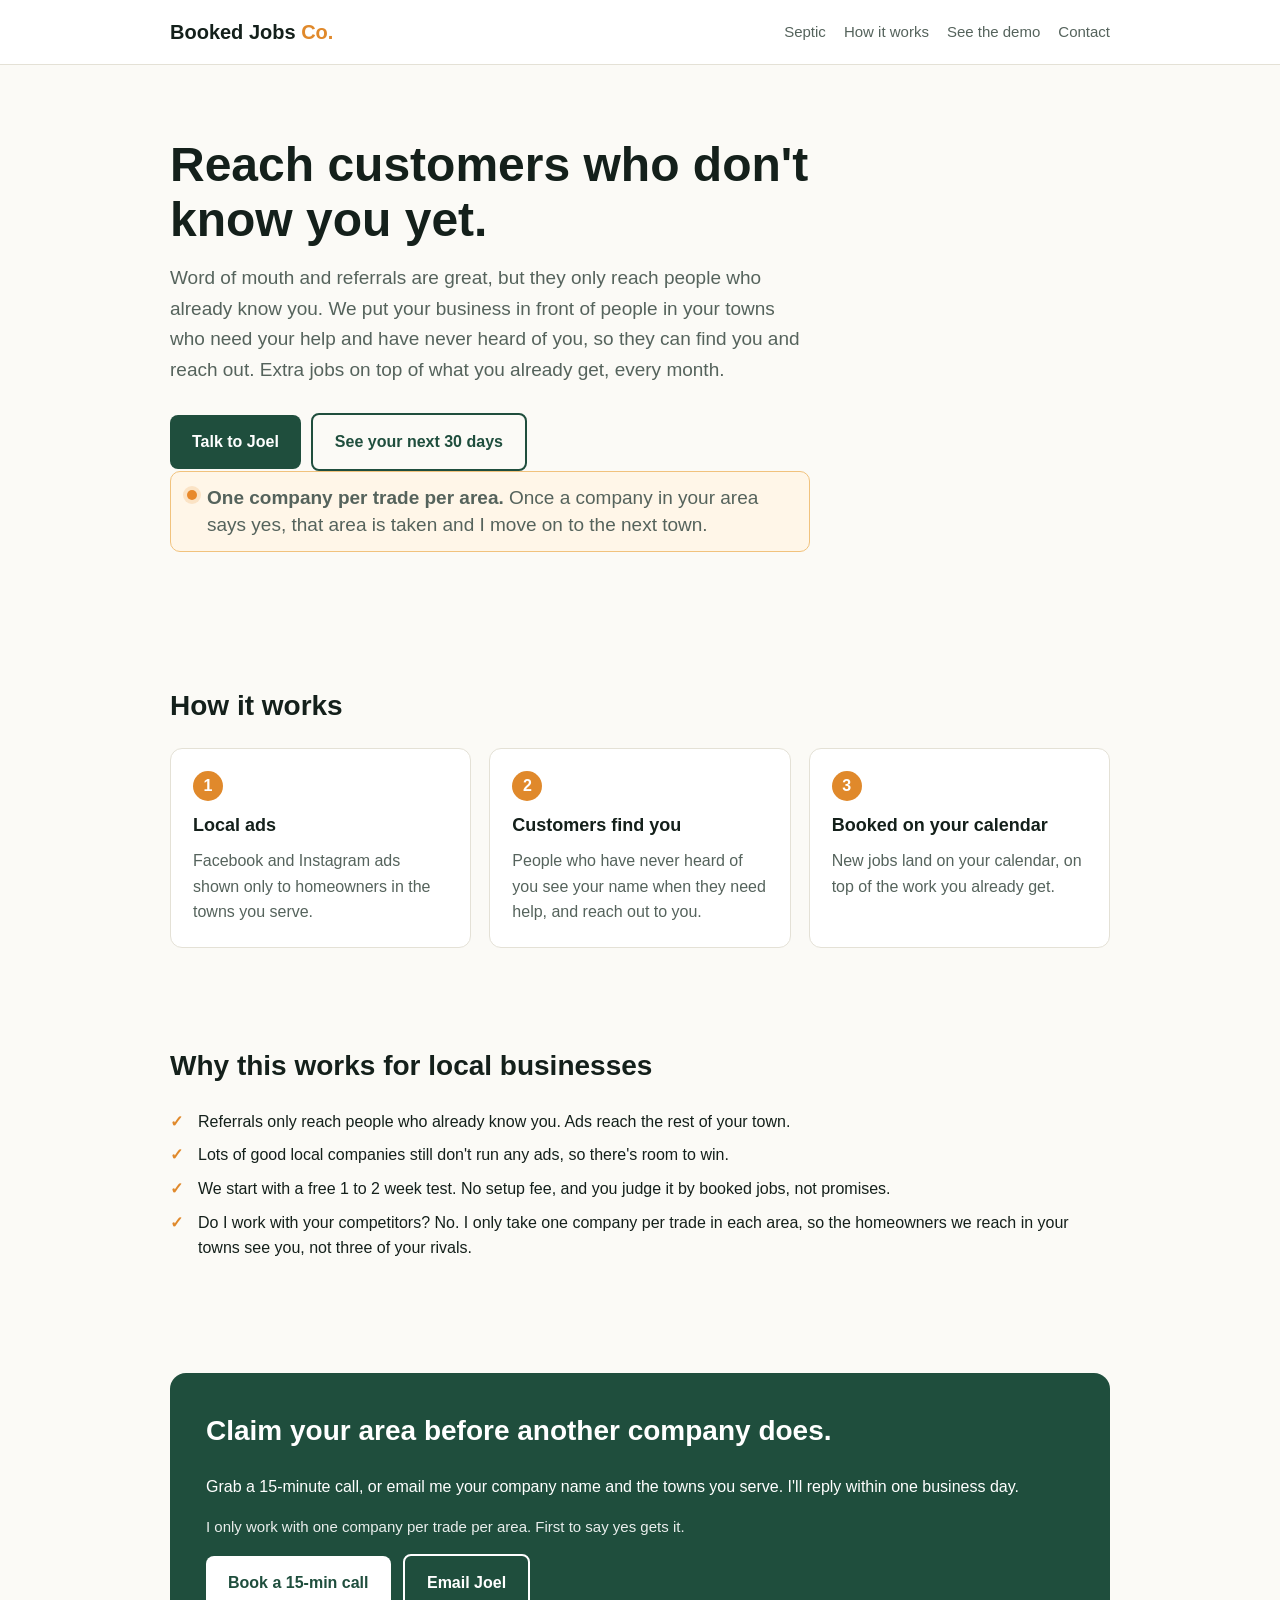
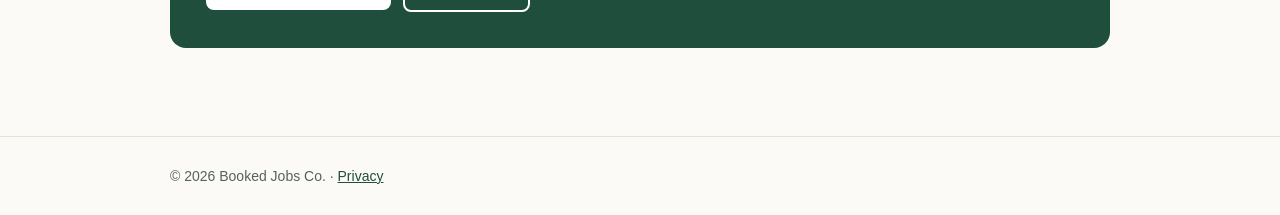
<file: index.html>
<!doctype html><html lang="en"><head><meta charset="utf-8"><meta name="viewport" content="width=device-width,initial-scale=1">
<title>Booked Jobs Co. | More booked jobs for local service companies</title>
<meta name="description" content="Booked Jobs Co. helps local service businesses get more booked jobs. Most of your work comes from word of mouth and referrals. We put your business in front of people who have never heard of you, so you get extra jobs on top.">
<link rel="stylesheet" href="/style.css?v=3"><link rel="icon" href="/favicon.ico" sizes="48x48"><link rel="icon" href="/favicon.svg" type="image/svg+xml"><link rel="icon" href="/favicon-32.png" type="image/png" sizes="32x32"><link rel="apple-touch-icon" href="/apple-touch-icon.png"><link rel="manifest" href="/site.webmanifest"><meta name="theme-color" content="#1f4e3d"><script src="/rep.js"></script></head><body>
<header><div class="wrap"><a class="logo" href="/">Booked Jobs <span>Co.</span></a><nav><a href="/septic">Septic</a><a href="#how">How it works</a><a href="/demo">See the demo</a><a href="#contact">Contact</a></nav></div></header>
<main>
<div class="hero"><div class="wrap">
<h1>Reach customers who don't know you yet.</h1>
<p>Word of mouth and referrals are great, but they only reach people who already know you. We put your business in front of people in your towns who need your help and have never heard of you, so they can find you and reach out. Extra jobs on top of what you already get, every month.</p>
<a class="btn" href="#contact">Talk to <span data-rep-name>Joel</span></a><a class="btn alt" href="/demo">See your next 30 days</a>
<p class="area-lock"><span><b>One company per trade per area.</b> Once a company in <span data-town="your area">your area</span> says yes, that area is taken and I move on to the next town.</span></p>
</div></div>
<section id="how"><div class="wrap"><h2>How it works</h2><div class="grid">
<div class="card"><div class="n">1</div><h3>Local ads</h3><p>Facebook and Instagram ads shown only to homeowners in the towns you serve.</p></div>
<div class="card"><div class="n">2</div><h3>Customers find you</h3><p>People who have never heard of you see your name when they need help, and reach out to you.</p></div>
<div class="card"><div class="n">3</div><h3>Booked on your calendar</h3><p>New jobs land on your calendar, on top of the work you already get.</p></div>
</div></div></section>
<section><div class="wrap"><h2>Why this works for local businesses</h2><ul class="check">
<li>Referrals only reach people who already know you. Ads reach the rest of your town.</li>
<li>Lots of good local companies still don't run any ads, so there's room to win.</li>
<li>We start with a free 1 to 2 week test. No setup fee, and you judge it by booked jobs, not promises.</li>
<li>Do I work with your competitors? No. I only take one company per trade in each area, so the homeowners we reach in your towns see you, not three of your rivals.</li>
</ul></div></section>
<section id="contact"><div class="wrap"><div class="band"><h2>Claim <span data-town="your area">your area</span> before another company does.</h2>
<p>Grab a 15-minute call<span class="rep-email">, or email me your company name and the towns you serve. I'll reply within one business day</span>.</p>
<p class="area-note">I only work with one company per trade per area. First to say yes gets it.</p>
<a class="btn" href="https://calendly.com/joel-nnamani-bookedjobshq/pilot-chat" target="_blank" rel="noopener">Book a 15-min call</a> <a class="btn ghost" href="mailto:joel.nnamani@bookedjobshq.com?subject=More%20booked%20jobs">Email <span data-rep-name>Joel</span></a></div></div></section>
</main>
<footer><div class="wrap">© 2026 Booked Jobs Co. · <a href="/privacy">Privacy</a></div></footer>
</body></html>
</file>
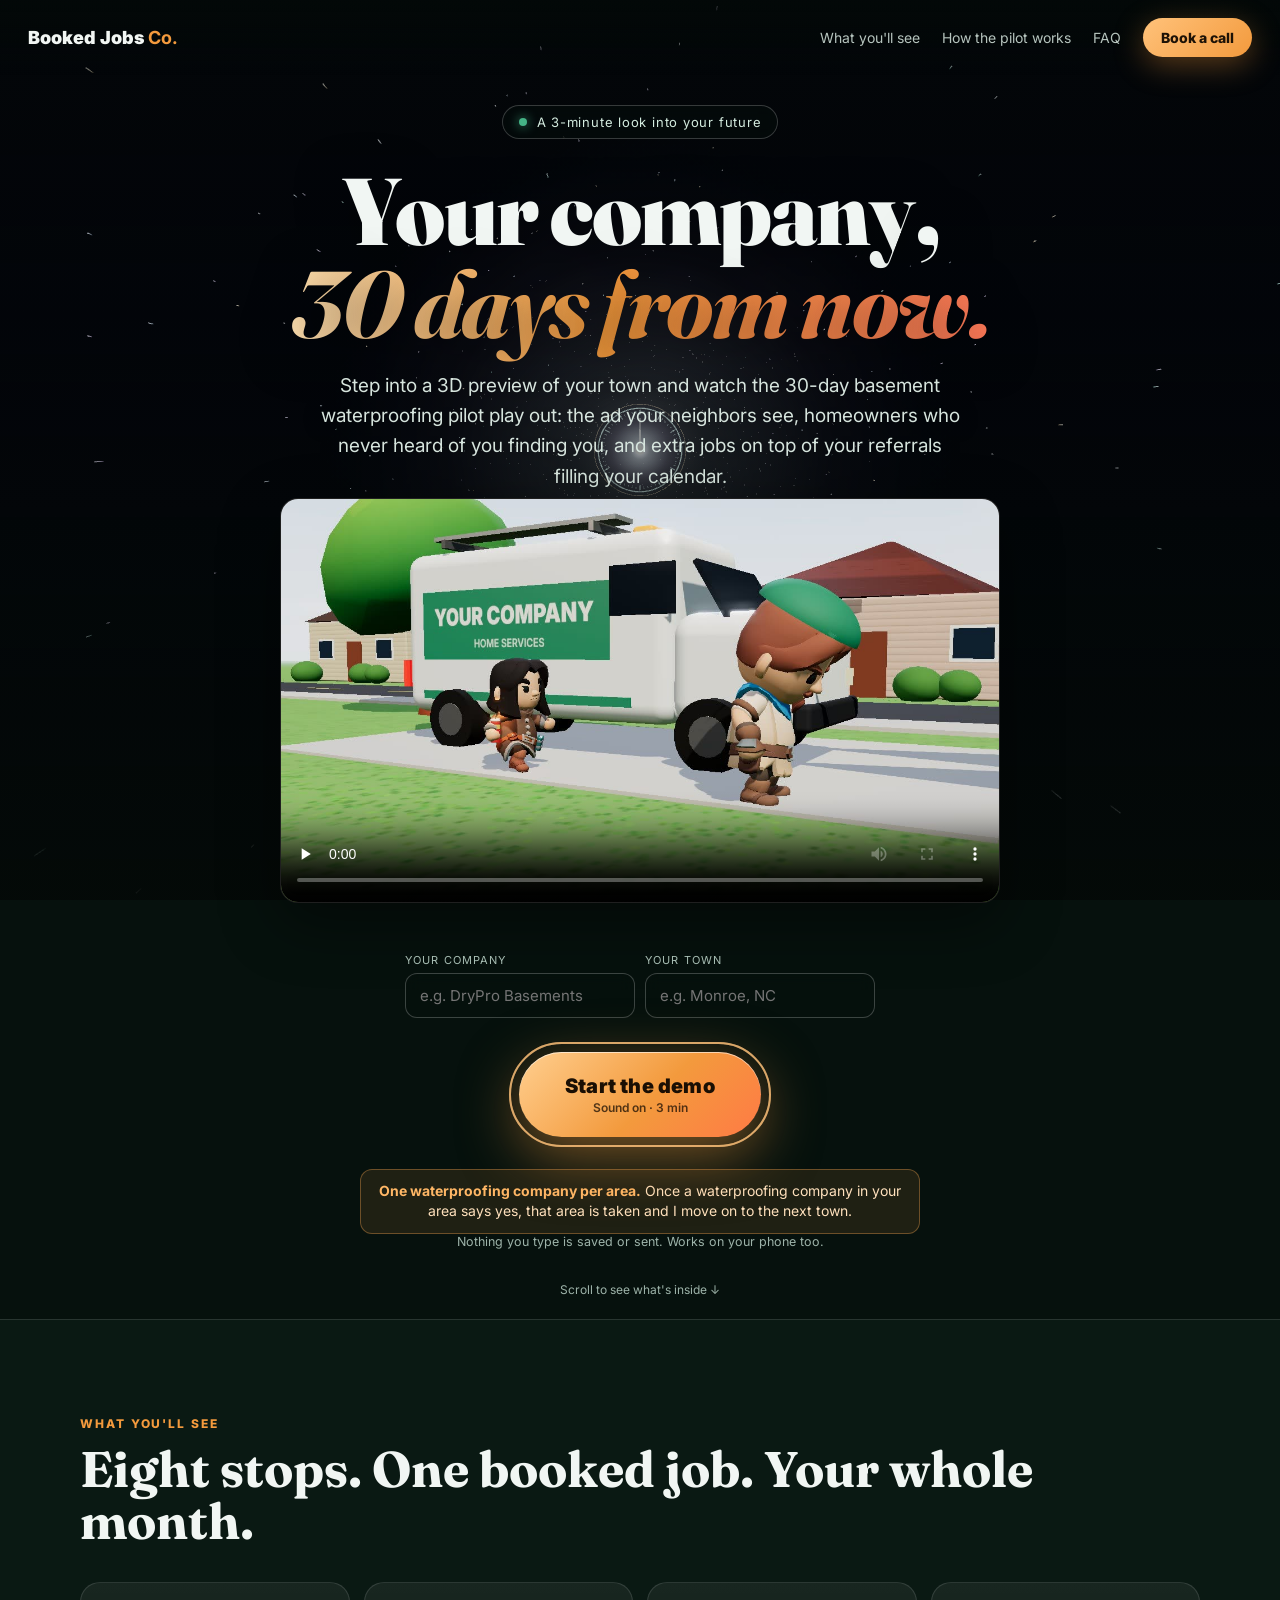
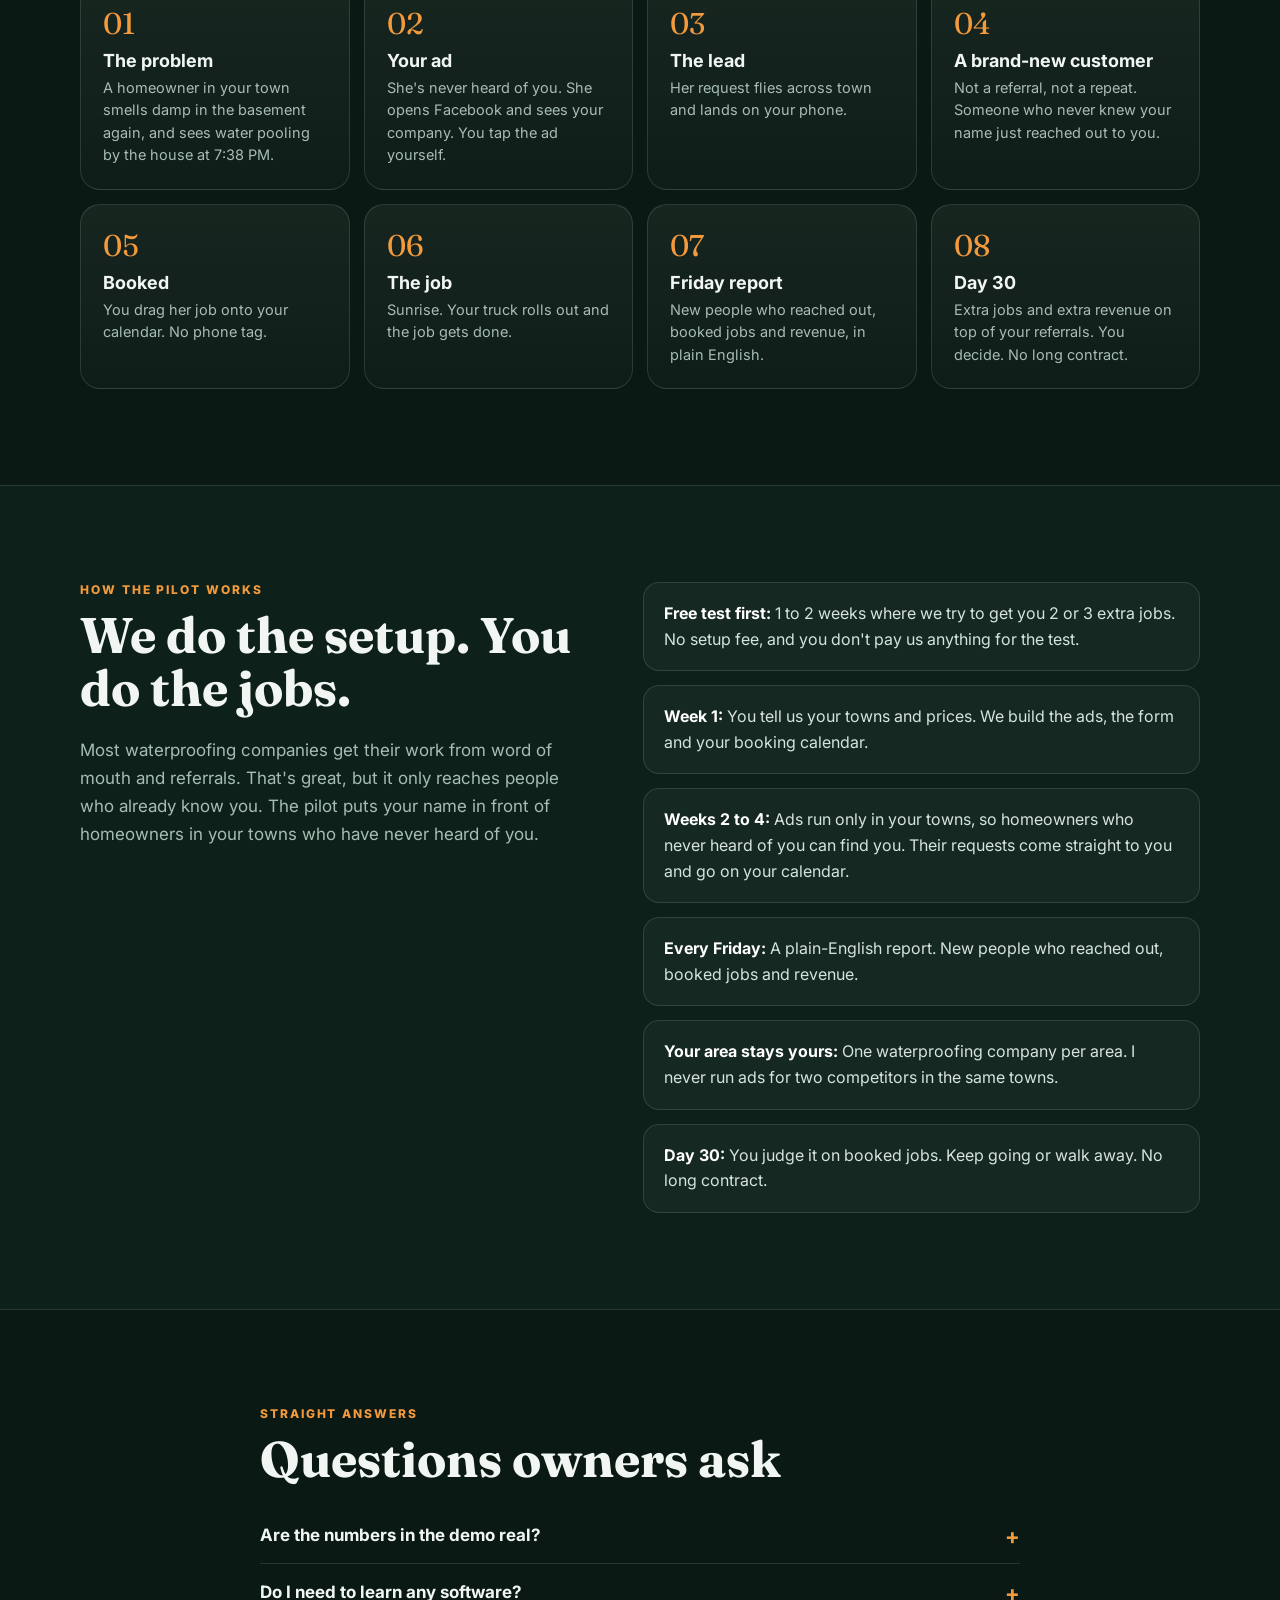
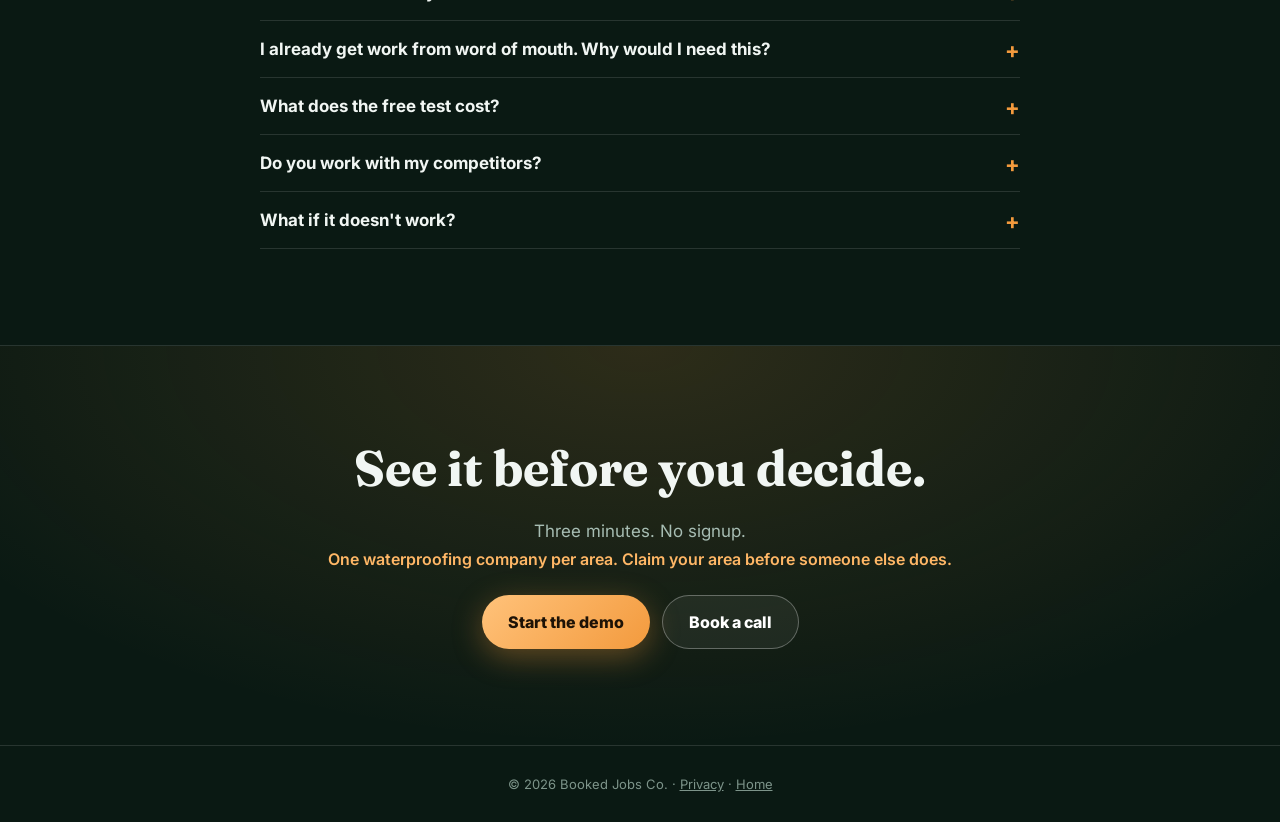
<file: demo-waterproofing.html>
<!doctype html>
<html lang="en" data-rep-default="wisdom">
<head>
<meta charset="utf-8">
<meta name="viewport" content="width=device-width,initial-scale=1,viewport-fit=cover">
<title>Your Waterproofing Business, 30 Days From Now | Booked Jobs Co.</title>
<meta name="description" content="A 3-minute 3D look at your basement waterproofing business 30 days from now: the ad homeowners see, new customers who find you, and extra jobs on top of your referrals.">
<meta property="og:title" content="This is your waterproofing business, 30 days from now">
<meta property="og:description" content="Step into a 3D preview of the 30-day waterproofing pilot.">
<link rel="preconnect" href="https://fonts.googleapis.com"><link rel="preconnect" href="https://fonts.gstatic.com" crossorigin>
<link href="https://fonts.googleapis.com/css2?family=Inter:wght@400;500;600;700;800;900&family=Fraunces:ital,opsz,wght@0,9..144,600;0,9..144,700;0,9..144,900;1,9..144,600;1,9..144,700&display=swap" rel="stylesheet">
<link rel="stylesheet" href="/x3d/demo.css?v=6">
<link rel="icon" href="/favicon.ico" sizes="48x48"><link rel="icon" href="/favicon.svg" type="image/svg+xml"><link rel="icon" href="/favicon-32.png" type="image/png" sizes="32x32"><link rel="apple-touch-icon" href="/apple-touch-icon.png"><link rel="manifest" href="/site.webmanifest"><meta name="theme-color" content="#1f4e3d">
<script src="/rep.js"></script></head>
<body data-niche="waterproofing">
<canvas id="gl"></canvas>
<div id="veil"></div>

<!-- ================= LANDING ================= -->
<div id="landing">
  <header class="nav">
    <a class="logo" href="/">Booked Jobs <b>Co.</b></a>
    <nav><a href="#stops">What you'll see</a><a href="#how">How the pilot works</a><a href="#faq">FAQ</a></nav>
    <a class="pill-btn book" href="#" target="_blank" rel="noopener">Book a call</a>
  </header>

  <section class="hero">
    <div class="eyebrow"><i></i> A 3-minute look into your future</div>
    <h1><span id="hCo">Your company</span>,<br><em>30 days from now.</em></h1>
    <p class="lead">Step into a 3D preview of your town and watch the 30-day basement waterproofing pilot play out: the ad your neighbors see, homeowners who never heard of you finding you, and extra jobs on top of your referrals filling your calendar.</p>
    <!-- HOOK VIDEO A/B: files are /media/hook-fuse.* and /media/hook-missed.*; see script below -->
    <div class="hookvid"><video id="hookVid" controls playsinline preload="none"></video></div>
    <script>/* HOOK VIDEO A/B: fuse vs missed, 50/50, sticky per visitor, override with ?hv=fuse or ?hv=missed */
    (function(){var V=["fuse","missed"],hv=null;try{var q=new URLSearchParams(location.search).get("hv");if(V.indexOf(q)>-1)hv=q;}catch(e){}
    if(!hv){try{hv=localStorage.getItem("bj_hv");}catch(e){}if(V.indexOf(hv)<0){hv=Math.random()<.5?"fuse":"missed";try{localStorage.setItem("bj_hv",hv);}catch(e){}}}
    document.documentElement.dataset.hv=hv;var v=document.getElementById("hookVid");v.poster="/media/hook-"+hv+".jpg?v=4";v.src="/media/hook-"+hv+".mp4?v=4";
    var P="utm_source=demo&utm_medium=demo&utm_content=hv-"+hv;
    function tag(a){if(!a||!a.href||a.href.indexOf("calendly.com")<0||a.href.indexOf("utm_content=")>-1)return;a.href+=(a.href.indexOf("?")<0?"?":"&")+P;}
    document.addEventListener("click",function(e){tag(e.target.closest&&e.target.closest("a"));},true);
    function all(){document.querySelectorAll("a[href*=\"calendly.com\"]").forEach(tag);}window.addEventListener("load",all);document.addEventListener("DOMContentLoaded",function(){setTimeout(all,0);});})();</script>
    <form id="who" autocomplete="off">
      <label>Your company<input id="iCo" maxlength="30" placeholder="e.g. DryPro Basements"></label>
      <label>Your town<input id="iTown" maxlength="30" placeholder="e.g. Monroe, NC"></label>
      <label class="anyonly">Your trade<select id="iNiche"></select></label>
      <label class="anyonly">Country<select id="iCountry"></select></label>
    </form>
    <div class="start-wrap">
      <button id="start" class="start" type="button"><span class="ring"></span><span class="ring r2"></span><b>Start the demo</b><small>Sound on · 3 min</small></button>
    </div>
    <div class="area-lock"><b>One waterproofing company per area.</b> Once a waterproofing company in <span data-town="your area" data-live-town>your area</span> says yes, that area is taken and I move on to the next town.</div>
    <div class="fine">Nothing you type is saved or sent. Works on your phone too.</div>
    <div class="scroll-cue">Scroll to see what's inside ↓</div>
  </section>

  <section class="band" id="stops">
    <div class="wrap">
      <div class="kicker">What you'll see</div>
      <h2>Eight stops. One booked job. Your whole month.</h2>
      <div class="stops">
        <article><span>01</span><h3>The problem</h3><p>A homeowner in your town smells damp in the basement again, and sees water pooling by the house at 7:38 PM.</p></article>
        <article><span>02</span><h3>Your ad</h3><p>She's never heard of you. She opens Facebook and sees your company. You tap the ad yourself.</p></article>
        <article><span>03</span><h3>The lead</h3><p>Her request flies across town and lands on your phone.</p></article>
        <article><span>04</span><h3>A brand-new customer</h3><p>Not a referral, not a repeat. Someone who never knew your name just reached out to you.</p></article>
        <article><span>05</span><h3>Booked</h3><p>You drag her job onto your calendar. No phone tag.</p></article>
        <article><span>06</span><h3>The job</h3><p>Sunrise. Your truck rolls out and the job gets done.</p></article>
        <article><span>07</span><h3>Friday report</h3><p>New people who reached out, booked jobs and revenue, in plain English.</p></article>
        <article><span>08</span><h3>Day 30</h3><p>Extra jobs and extra revenue on top of your referrals. You decide. No long contract.</p></article>
      </div>
    </div>
  </section>

  <section class="band alt" id="how">
    <div class="wrap two">
      <div>
        <div class="kicker">How the pilot works</div>
        <h2>We do the setup. You do the jobs.</h2>
        <p class="muted">Most waterproofing companies get their work from word of mouth and referrals. That's great, but it only reaches people who already know you. The pilot puts your name in front of homeowners in your towns who have never heard of you.</p>
      </div>
      <ol class="steps">
        <li><b>Free test first:</b> 1 to 2 weeks where we try to get you 2 or 3 extra jobs. No setup fee, and you don't pay us anything for the test.</li>
        <li><b>Week 1:</b> You tell us your towns and prices. We build the ads, the form and your booking calendar.</li>
        <li><b>Weeks 2 to 4:</b> Ads run only in your towns, so homeowners who never heard of you can find you. Their requests come straight to you and go on your calendar.</li>
        <li><b>Every Friday:</b> A plain-English report. New people who reached out, booked jobs and revenue.</li>
        <li><b>Your area stays yours:</b> One waterproofing company per area. I never run ads for two competitors in the same towns.</li>
        <li><b>Day 30:</b> You judge it on booked jobs. Keep going or walk away. No long contract.</li>
      </ol>
    </div>
  </section>

  <section class="band" id="faq">
    <div class="wrap narrow">
      <div class="kicker">Straight answers</div>
      <h2>Questions owners ask</h2>
      <details><summary>Are the numbers in the demo real?</summary><p>No. Names and numbers in the demo are examples to show how it works. Your real results depend on your area and your prices. That's why we start with a free test.</p></details>
      <details><summary>Do I need to learn any software?</summary><p>No. You get texts and calls like you do now, plus a calendar link and a weekly report by email.</p></details>
      <details><summary>I already get work from word of mouth. Why would I need this?</summary><p>You don't replace it. Referrals only reach people who already know you. This adds new customers on top, people who would never have heard your name otherwise.</p></details>
      <details><summary>What does the free test cost?</summary><p>No setup fee, and you don't pay us anything for the test. We go over the details on a quick call.</p></details>
      <details><summary>Do you work with my competitors?</summary><p>No. I only work with one waterproofing company per area. Once a company in a town says yes, that area is taken and I move on to the next one. So if you want it, claim your area first.</p></details>
      <details><summary>What if it doesn't work?</summary><p>No long contract. After the test, and again after 30 days, you look at the booked jobs and decide.</p></details>
    </div>
  </section>

  <section class="band final">
    <div class="wrap narrow center">
      <h2>See it before you decide.</h2>
      <p class="muted">Three minutes. No signup.</p>
      <p class="area-final">One waterproofing company per area. Claim <span data-town="your area" data-live-town>your area</span> before someone else does.</p>
      <div class="ctas"><button class="pill-btn big" type="button" data-start>Start the demo</button><a class="pill-btn ghost big book" href="#" target="_blank" rel="noopener">Book a call</a></div>
    </div>
  </section>
  <footer>© 2026 Booked Jobs Co. · <a href="/privacy">Privacy</a> · <a href="/">Home</a></footer>
</div>

<!-- ================= PORTAL + WARP HUD ================= -->
<div id="portal"></div>
<div id="warpHud"><div class="wl">TRAVELLING INTO YOUR FUTURE</div><div id="wDate">Today</div><div id="wDay">DAY 0</div><div class="wbar"><i id="wFill"></i></div></div>
<div id="flash"></div>
<div id="blackout"></div>
<div id="dip"></div>

<!-- ================= STORY UI ================= -->
<div id="story">
  <header class="sbar">
    <a class="logo" href="/demo">Booked Jobs <b>Co.</b></a>
    <div class="dots" id="dots"></div>
    <div class="sright"><button class="icon" id="mute" aria-label="Sound">♪</button><a class="pill-btn book sm" href="#" target="_blank" rel="noopener">Book a call</a><button class="icon" id="exit" aria-label="Exit demo" title="Exit">✕</button></div>
  </header>
  <div class="caption" id="caption">
    <div class="cmeta" id="cMeta"></div>
    <div class="ctext" id="cText"></div>
    <div class="cctl">
      <button id="bPrev" aria-label="Previous scene">◀</button>
      <button id="bPlay" aria-label="Pause">❚❚</button>
      <button id="bNext" class="go">Next scene ▶</button>
    </div>
  </div>
  <div id="prompt"></div>
  <div id="timer"><small>SINCE SARAH HIT SEND</small><b id="tClock">0:00</b></div>
  <div id="sms"></div>
  <div id="hint">Drag to look around</div>
</div>

<!-- phone overlay (scene 2) -->
<div id="phoneUI" aria-hidden="true">
  <div class="phone">
    <div class="notch"></div>
    <div class="screen" id="pScreen"></div>
  </div>
  <div class="ptip" id="pTip">Tap the ad, like Sarah would.</div>
</div>

<div id="panel"></div>
<div id="endcard"></div>
<div id="loader" class="gone"><div class="lspin"></div><div>Building your town…</div></div>
<script>document.addEventListener("click",function(e){if(e.target.closest("#start,[data-start]"))document.querySelectorAll(".hookvid video").forEach(function(v){v.pause()})},true)</script>
<script>(function(){function up(){var i=document.getElementById('iTown');var v=(i&&i.value||'').split(',')[0].trim().slice(0,30)||(window.REP&&REP.town)||'your area';document.querySelectorAll('[data-live-town]').forEach(function(e){e.textContent=v});}document.addEventListener('input',function(e){if(e.target&&e.target.id==='iTown')up()});window.addEventListener('load',function(){setTimeout(up,50)});})();</script>
<script type="module" src="/x3d/app.bundle.js?v=18"></script>
</body>
</html>
</file>
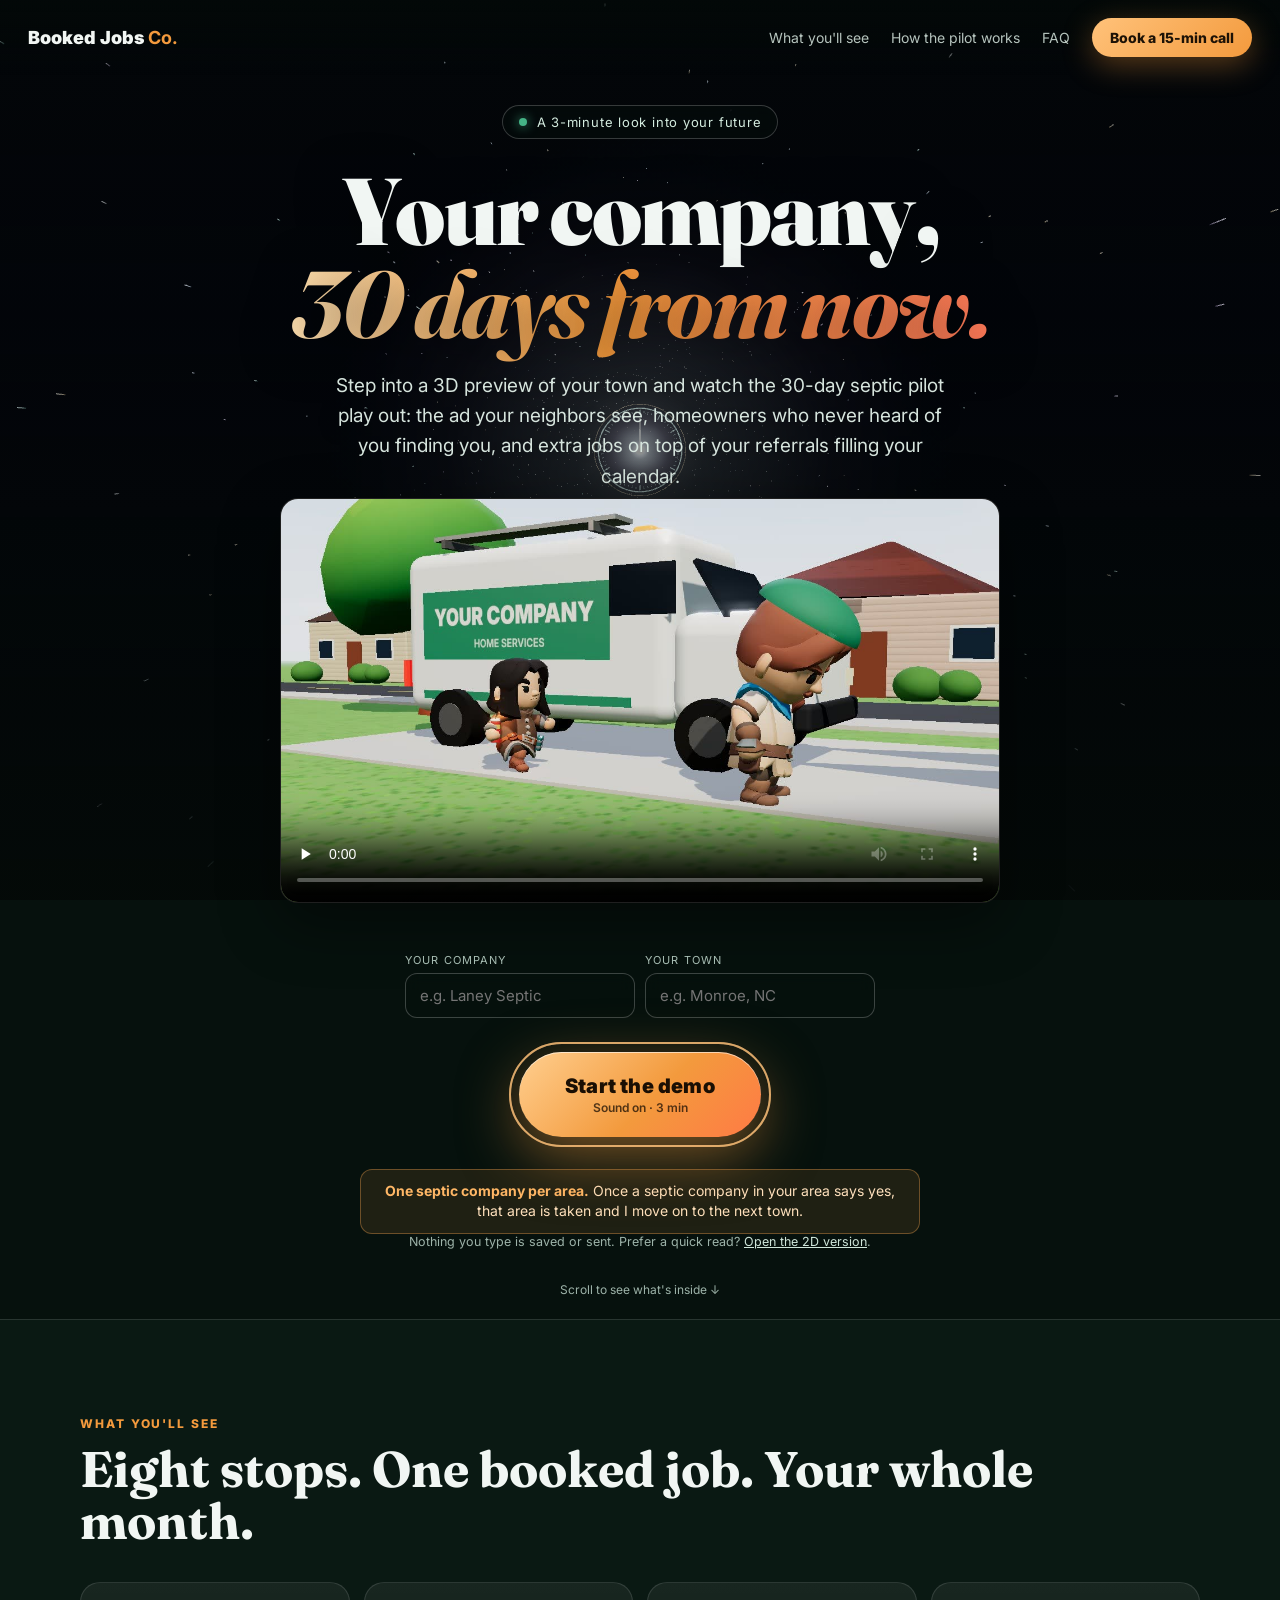
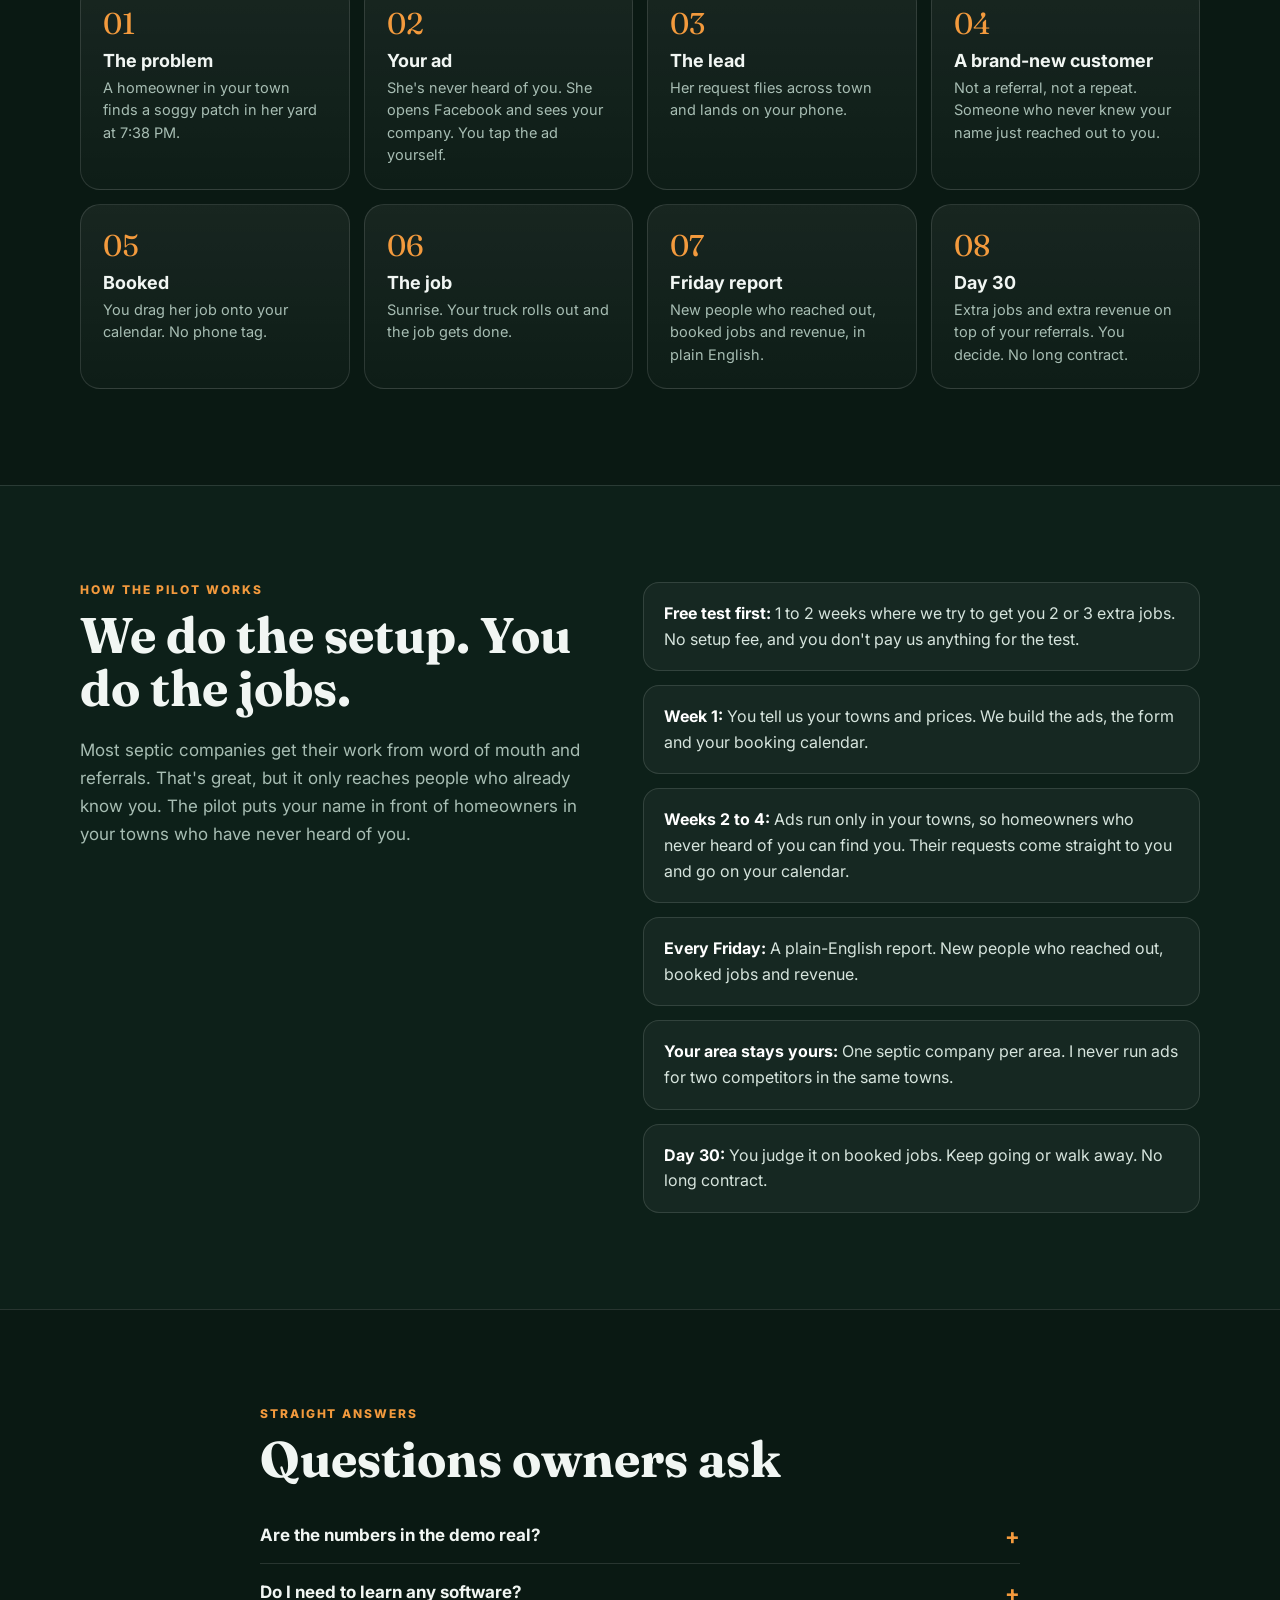
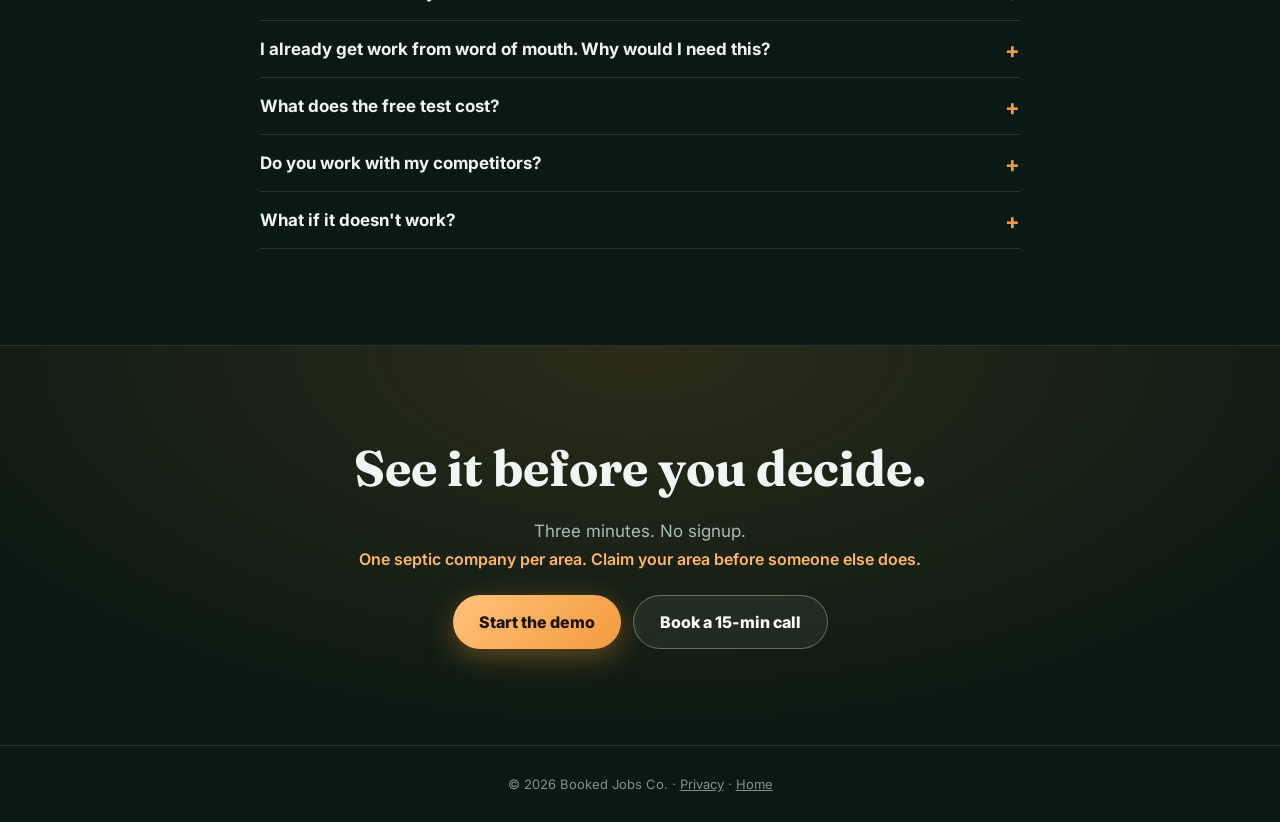
<file: demo.html>
<!doctype html>
<html lang="en">
<head>
<meta charset="utf-8">
<meta name="viewport" content="width=device-width,initial-scale=1,viewport-fit=cover">
<title>See Your Next 30 Days | Booked Jobs Co.</title>
<meta name="description" content="A 3-minute 3D look at your septic business 30 days from now: the ad your neighbors see, new homeowners who find you, and extra jobs on top of your referrals.">
<meta property="og:title" content="This is your septic business, 30 days from now">
<meta property="og:description" content="Step into a 3D preview of the 30-day septic pilot.">
<link rel="preconnect" href="https://fonts.googleapis.com"><link rel="preconnect" href="https://fonts.gstatic.com" crossorigin>
<link href="https://fonts.googleapis.com/css2?family=Inter:wght@400;500;600;700;800;900&family=Fraunces:ital,opsz,wght@0,9..144,600;0,9..144,700;0,9..144,900;1,9..144,600;1,9..144,700&display=swap" rel="stylesheet">
<link rel="stylesheet" href="/x3d/demo.css?v=6">
<link rel="icon" href="/favicon.ico" sizes="48x48"><link rel="icon" href="/favicon.svg" type="image/svg+xml"><link rel="icon" href="/favicon-32.png" type="image/png" sizes="32x32"><link rel="apple-touch-icon" href="/apple-touch-icon.png"><link rel="manifest" href="/site.webmanifest"><meta name="theme-color" content="#1f4e3d">
<script src="/rep.js"></script></head>
<body>
<canvas id="gl"></canvas>
<div id="veil"></div>

<!-- ================= LANDING ================= -->
<div id="landing">
  <header class="nav">
    <a class="logo" href="/">Booked Jobs <b>Co.</b></a>
    <nav><a href="#stops">What you'll see</a><a href="#how">How the pilot works</a><a href="#faq">FAQ</a></nav>
    <a class="pill-btn book" href="#" target="_blank" rel="noopener">Book a 15-min call</a>
  </header>

  <section class="hero">
    <div class="eyebrow"><i></i> A 3-minute look into your future</div>
    <h1><span id="hCo">Your company</span>,<br><em>30 days from now.</em></h1>
    <p class="lead">Step into a 3D preview of your town and watch the 30-day septic pilot play out: the ad your neighbors see, homeowners who never heard of you finding you, and extra jobs on top of your referrals filling your calendar.</p>
    <!-- HOOK VIDEO A/B: files are /media/hook-fuse.* and /media/hook-missed.*; see script below -->
    <div class="hookvid"><video id="hookVid" controls playsinline preload="none"></video></div>
    <script>/* HOOK VIDEO A/B: fuse vs missed, 50/50, sticky per visitor, override with ?hv=fuse or ?hv=missed */
    (function(){var V=["fuse","missed"],hv=null;try{var q=new URLSearchParams(location.search).get("hv");if(V.indexOf(q)>-1)hv=q;}catch(e){}
    if(!hv){try{hv=localStorage.getItem("bj_hv");}catch(e){}if(V.indexOf(hv)<0){hv=Math.random()<.5?"fuse":"missed";try{localStorage.setItem("bj_hv",hv);}catch(e){}}}
    document.documentElement.dataset.hv=hv;var v=document.getElementById("hookVid");v.poster="/media/hook-"+hv+".jpg?v=4";v.src="/media/hook-"+hv+".mp4?v=4";
    var P="utm_source=demo&utm_medium=demo&utm_content=hv-"+hv;
    function tag(a){if(!a||!a.href||a.href.indexOf("calendly.com")<0||a.href.indexOf("utm_content=")>-1)return;a.href+=(a.href.indexOf("?")<0?"?":"&")+P;}
    document.addEventListener("click",function(e){tag(e.target.closest&&e.target.closest("a"));},true);
    function all(){document.querySelectorAll("a[href*=\"calendly.com\"]").forEach(tag);}window.addEventListener("load",all);document.addEventListener("DOMContentLoaded",function(){setTimeout(all,0);});})();</script>
    <form id="who" autocomplete="off">
      <label>Your company<input id="iCo" maxlength="30" placeholder="e.g. Laney Septic"></label>
      <label>Your town<input id="iTown" maxlength="30" placeholder="e.g. Monroe, NC"></label>
      <label class="anyonly">Your trade<select id="iNiche"></select></label>
      <label class="anyonly">Country<select id="iCountry"></select></label>
    </form>
    <div class="start-wrap">
      <button id="start" class="start" type="button"><span class="ring"></span><span class="ring r2"></span><b>Start the demo</b><small>Sound on · 3 min</small></button>
    </div>
    <div class="area-lock"><b>One septic company per area.</b> Once a septic company in <span data-town="your area" data-live-town>your area</span> says yes, that area is taken and I move on to the next town.</div>
    <div class="fine">Nothing you type is saved or sent. Prefer a quick read? <a href="/pilot">Open the 2D version</a>.</div>
    <div class="scroll-cue">Scroll to see what's inside ↓</div>
  </section>

  <section class="band" id="stops">
    <div class="wrap">
      <div class="kicker">What you'll see</div>
      <h2>Eight stops. One booked job. Your whole month.</h2>
      <div class="stops">
        <article><span>01</span><h3>The problem</h3><p>A homeowner in your town finds a soggy patch in her yard at 7:38 PM.</p></article>
        <article><span>02</span><h3>Your ad</h3><p>She's never heard of you. She opens Facebook and sees your company. You tap the ad yourself.</p></article>
        <article><span>03</span><h3>The lead</h3><p>Her request flies across town and lands on your phone.</p></article>
        <article><span>04</span><h3>A brand-new customer</h3><p>Not a referral, not a repeat. Someone who never knew your name just reached out to you.</p></article>
        <article><span>05</span><h3>Booked</h3><p>You drag her job onto your calendar. No phone tag.</p></article>
        <article><span>06</span><h3>The job</h3><p>Sunrise. Your truck rolls out and the job gets done.</p></article>
        <article><span>07</span><h3>Friday report</h3><p>New people who reached out, booked jobs and revenue, in plain English.</p></article>
        <article><span>08</span><h3>Day 30</h3><p>Extra jobs and extra revenue on top of your referrals. You decide. No long contract.</p></article>
      </div>
    </div>
  </section>

  <section class="band alt" id="how">
    <div class="wrap two">
      <div>
        <div class="kicker">How the pilot works</div>
        <h2>We do the setup. You do the jobs.</h2>
        <p class="muted">Most septic companies get their work from word of mouth and referrals. That's great, but it only reaches people who already know you. The pilot puts your name in front of homeowners in your towns who have never heard of you.</p>
      </div>
      <ol class="steps">
        <li><b>Free test first:</b> 1 to 2 weeks where we try to get you 2 or 3 extra jobs. No setup fee, and you don't pay us anything for the test.</li>
        <li><b>Week 1:</b> You tell us your towns and prices. We build the ads, the form and your booking calendar.</li>
        <li><b>Weeks 2 to 4:</b> Ads run only in your towns, so homeowners who never heard of you can find you. Their requests come straight to you and go on your calendar.</li>
        <li><b>Every Friday:</b> A plain-English report. New people who reached out, booked jobs and revenue.</li>
        <li><b>Your area stays yours:</b> One septic company per area. I never run ads for two competitors in the same towns.</li>
        <li><b>Day 30:</b> You judge it on booked jobs. Keep going or walk away. No long contract.</li>
      </ol>
    </div>
  </section>

  <section class="band" id="faq">
    <div class="wrap narrow">
      <div class="kicker">Straight answers</div>
      <h2>Questions owners ask</h2>
      <details><summary>Are the numbers in the demo real?</summary><p>No. Names and numbers in the demo are examples to show how it works. Your real results depend on your area and your prices. That's why we start with a free test.</p></details>
      <details><summary>Do I need to learn any software?</summary><p>No. You get texts and calls like you do now, plus a calendar link and a weekly report by email.</p></details>
      <details><summary>I already get work from word of mouth. Why would I need this?</summary><p>You don't replace it. Referrals only reach people who already know you. This adds new customers on top, people who would never have heard your name otherwise.</p></details>
      <details><summary>What does the free test cost?</summary><p>No setup fee, and you don't pay us anything for the test. We go over the details on a quick call.</p></details>
      <details><summary>Do you work with my competitors?</summary><p>No. I only work with one septic company per area. Once a company in a town says yes, that area is taken and I move on to the next one. So if you want it, claim your area first.</p></details>
      <details><summary>What if it doesn't work?</summary><p>No long contract. After the test, and again after 30 days, you look at the booked jobs and decide.</p></details>
    </div>
  </section>

  <section class="band final">
    <div class="wrap narrow center">
      <h2>See it before you decide.</h2>
      <p class="muted">Three minutes. No signup.</p>
      <p class="area-final">One septic company per area. Claim <span data-town="your area" data-live-town>your area</span> before someone else does.</p>
      <div class="ctas"><button class="pill-btn big" type="button" data-start>Start the demo</button><a class="pill-btn ghost big book" href="#" target="_blank" rel="noopener">Book a 15-min call</a></div>
    </div>
  </section>
  <footer>© 2026 Booked Jobs Co. · <a href="/privacy">Privacy</a> · <a href="/">Home</a></footer>
</div>

<!-- ================= PORTAL + WARP HUD ================= -->
<div id="portal"></div>
<div id="warpHud"><div class="wl">TRAVELLING INTO YOUR FUTURE</div><div id="wDate">Today</div><div id="wDay">DAY 0</div><div class="wbar"><i id="wFill"></i></div></div>
<div id="flash"></div>
<div id="blackout"></div>
<div id="dip"></div>

<!-- ================= STORY UI ================= -->
<div id="story">
  <header class="sbar">
    <a class="logo" href="/demo">Booked Jobs <b>Co.</b></a>
    <div class="dots" id="dots"></div>
    <div class="sright"><button class="icon" id="mute" aria-label="Sound">♪</button><a class="pill-btn book sm" href="#" target="_blank" rel="noopener">Book a call</a><button class="icon" id="exit" aria-label="Exit demo" title="Exit">✕</button></div>
  </header>
  <div class="caption" id="caption">
    <div class="cmeta" id="cMeta"></div>
    <div class="ctext" id="cText"></div>
    <div class="cctl">
      <button id="bPrev" aria-label="Previous scene">◀</button>
      <button id="bPlay" aria-label="Pause">❚❚</button>
      <button id="bNext" class="go">Next scene ▶</button>
    </div>
  </div>
  <div id="prompt"></div>
  <div id="timer"><small>SINCE SARAH HIT SEND</small><b id="tClock">0:00</b></div>
  <div id="sms"></div>
  <div id="hint">Drag to look around</div>
</div>

<!-- phone overlay (scene 2) -->
<div id="phoneUI" aria-hidden="true">
  <div class="phone">
    <div class="notch"></div>
    <div class="screen" id="pScreen"></div>
  </div>
  <div class="ptip" id="pTip">Tap the ad, like Sarah would.</div>
</div>

<div id="panel"></div>
<div id="endcard"></div>
<div id="loader" class="gone"><div class="lspin"></div><div>Building your town…</div></div>
<script>document.addEventListener("click",function(e){if(e.target.closest("#start,[data-start]"))document.querySelectorAll(".hookvid video").forEach(function(v){v.pause()})},true)</script>
<script>(function(){function up(){var i=document.getElementById('iTown');var v=(i&&i.value||'').split(',')[0].trim().slice(0,30)||(window.REP&&REP.town)||'your area';document.querySelectorAll('[data-live-town]').forEach(function(e){e.textContent=v});}document.addEventListener('input',function(e){if(e.target&&e.target.id==='iTown')up()});window.addEventListener('load',function(){setTimeout(up,50)});})();</script>
<script type="module" src="/x3d/app.bundle.js?v=18"></script>
</body>
</html>
</file>
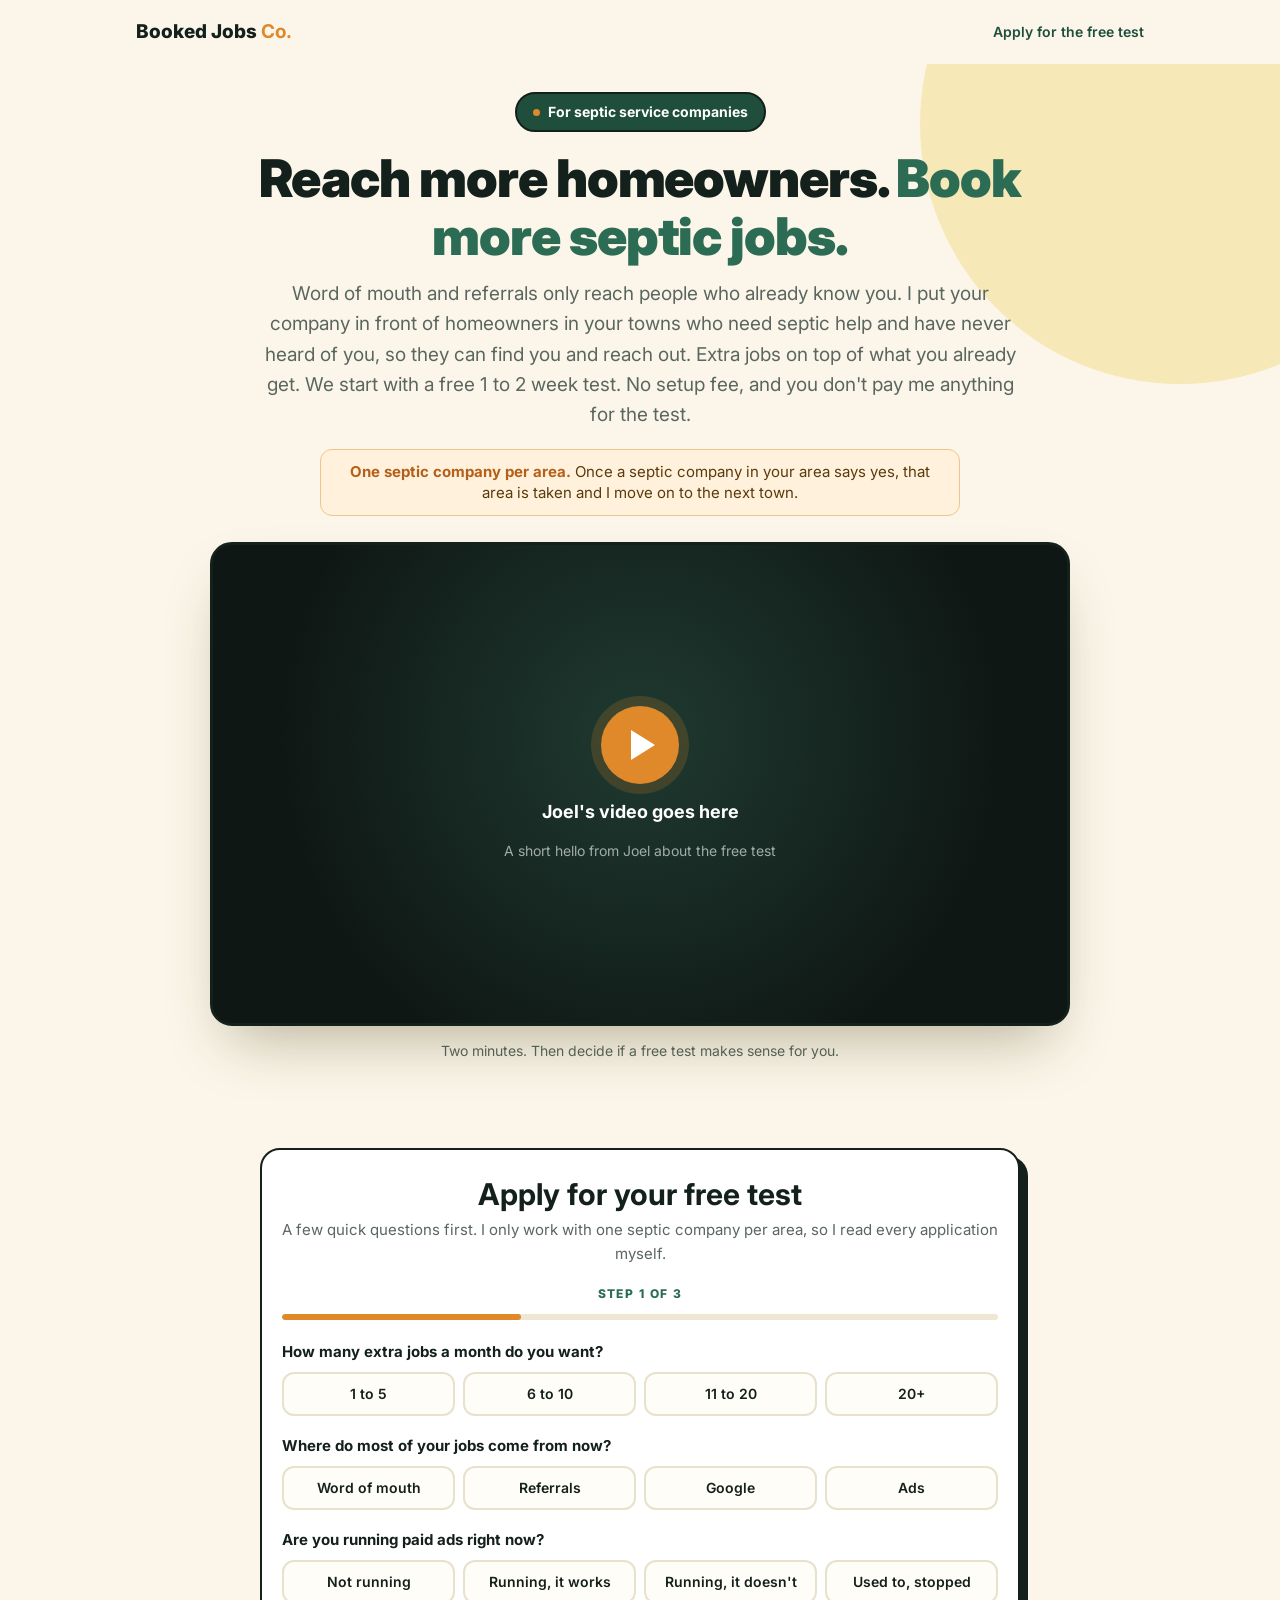
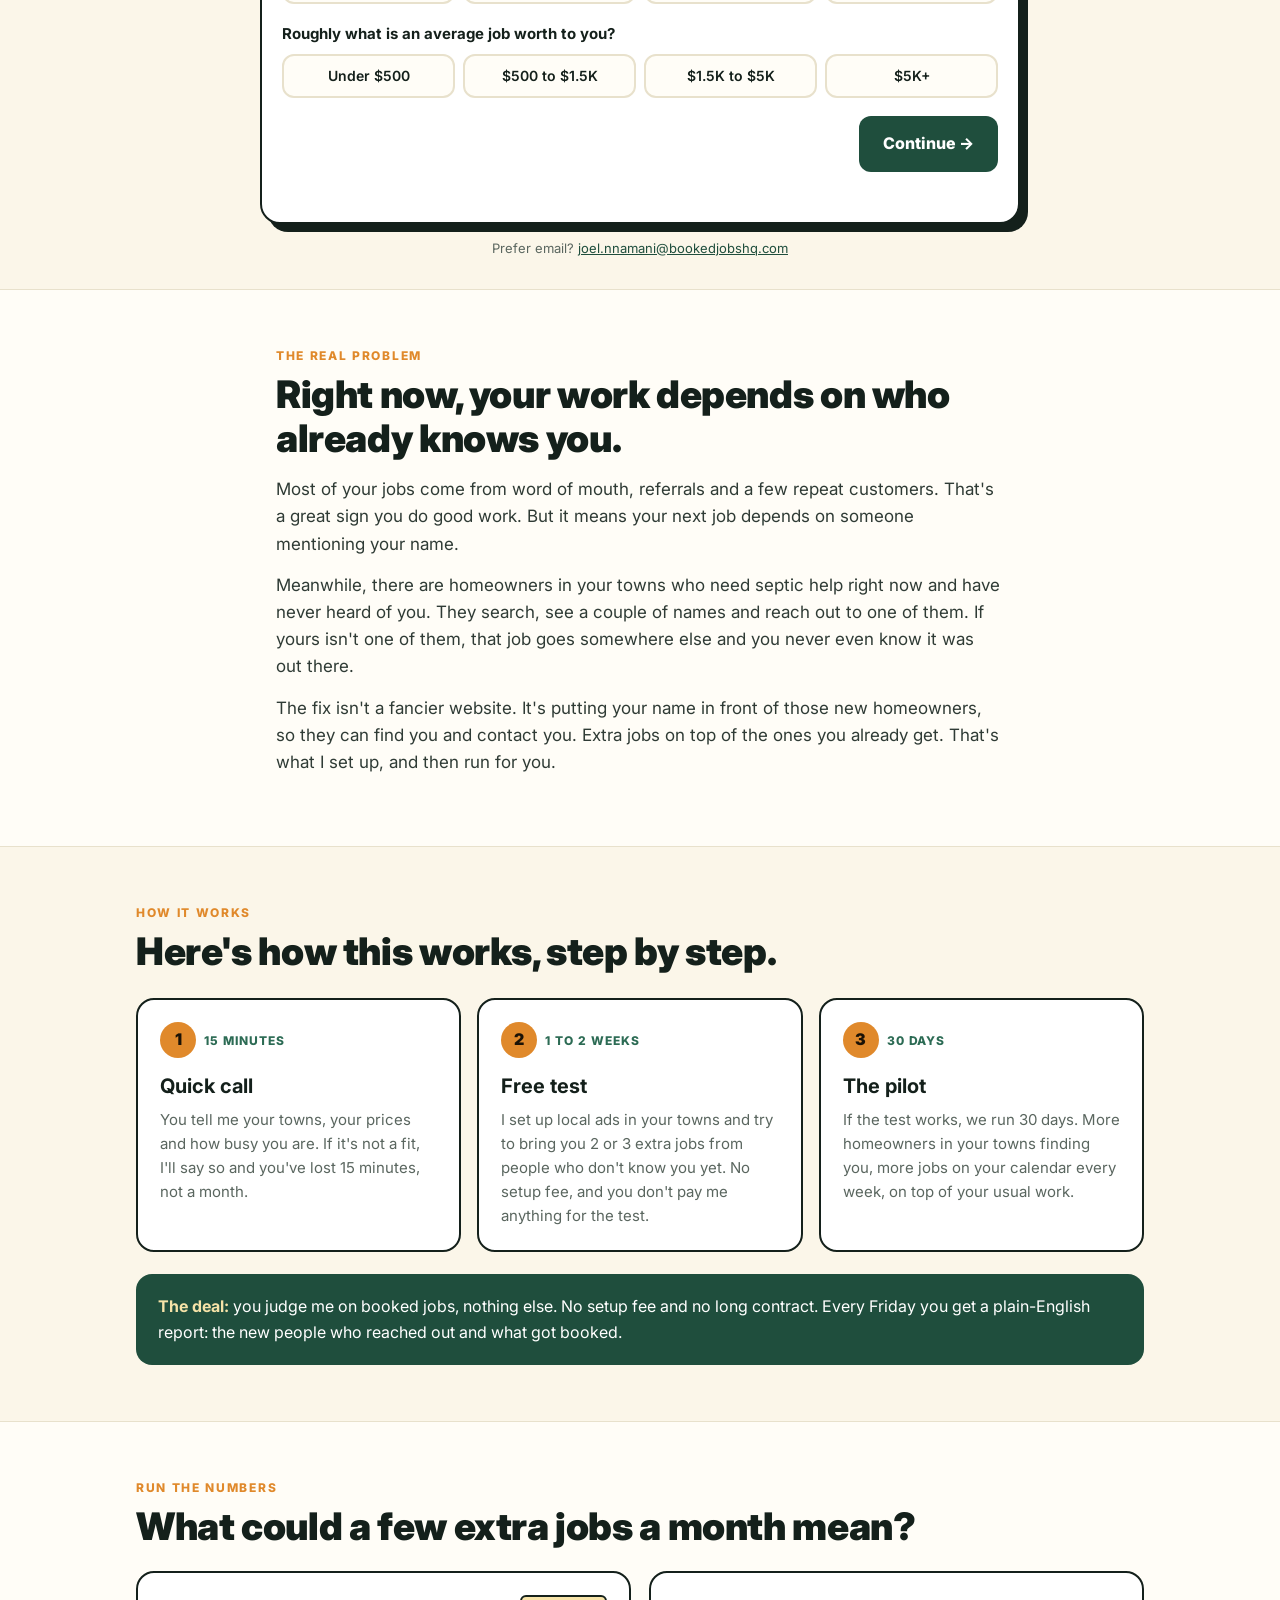
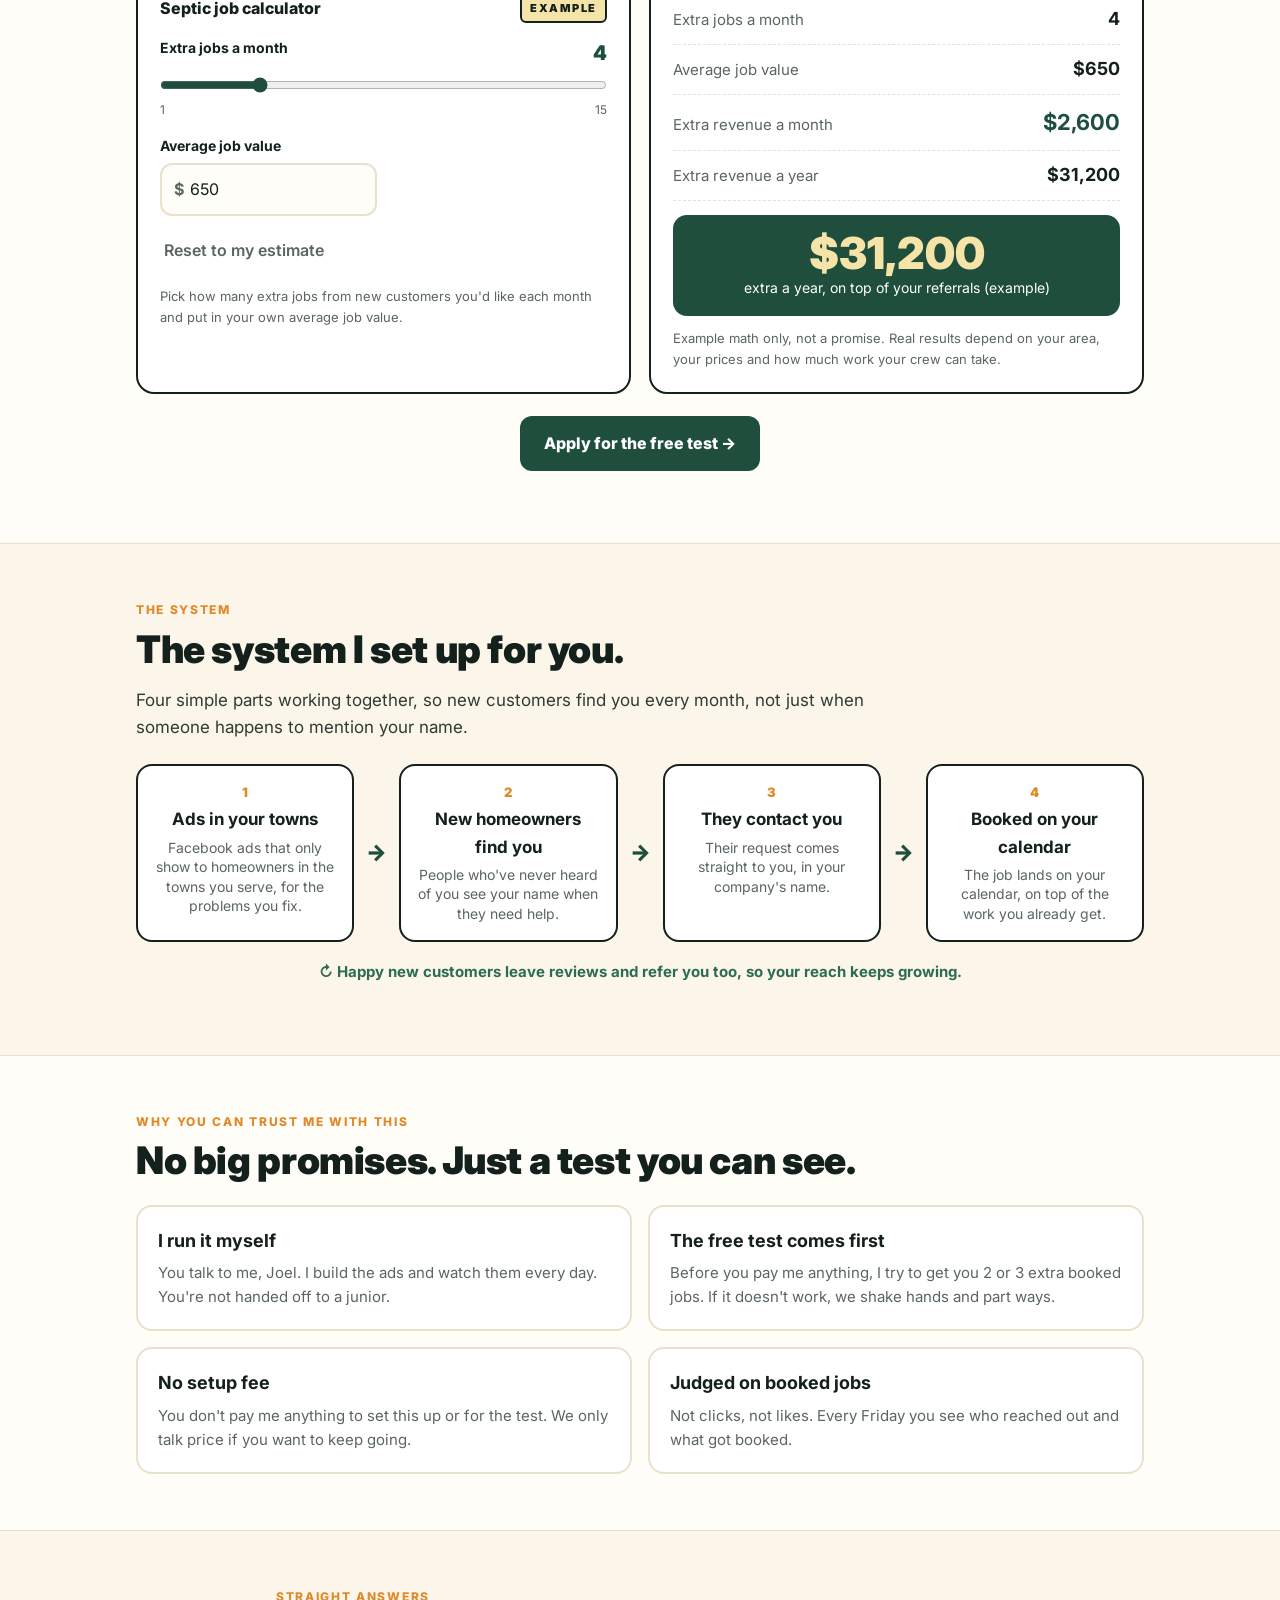
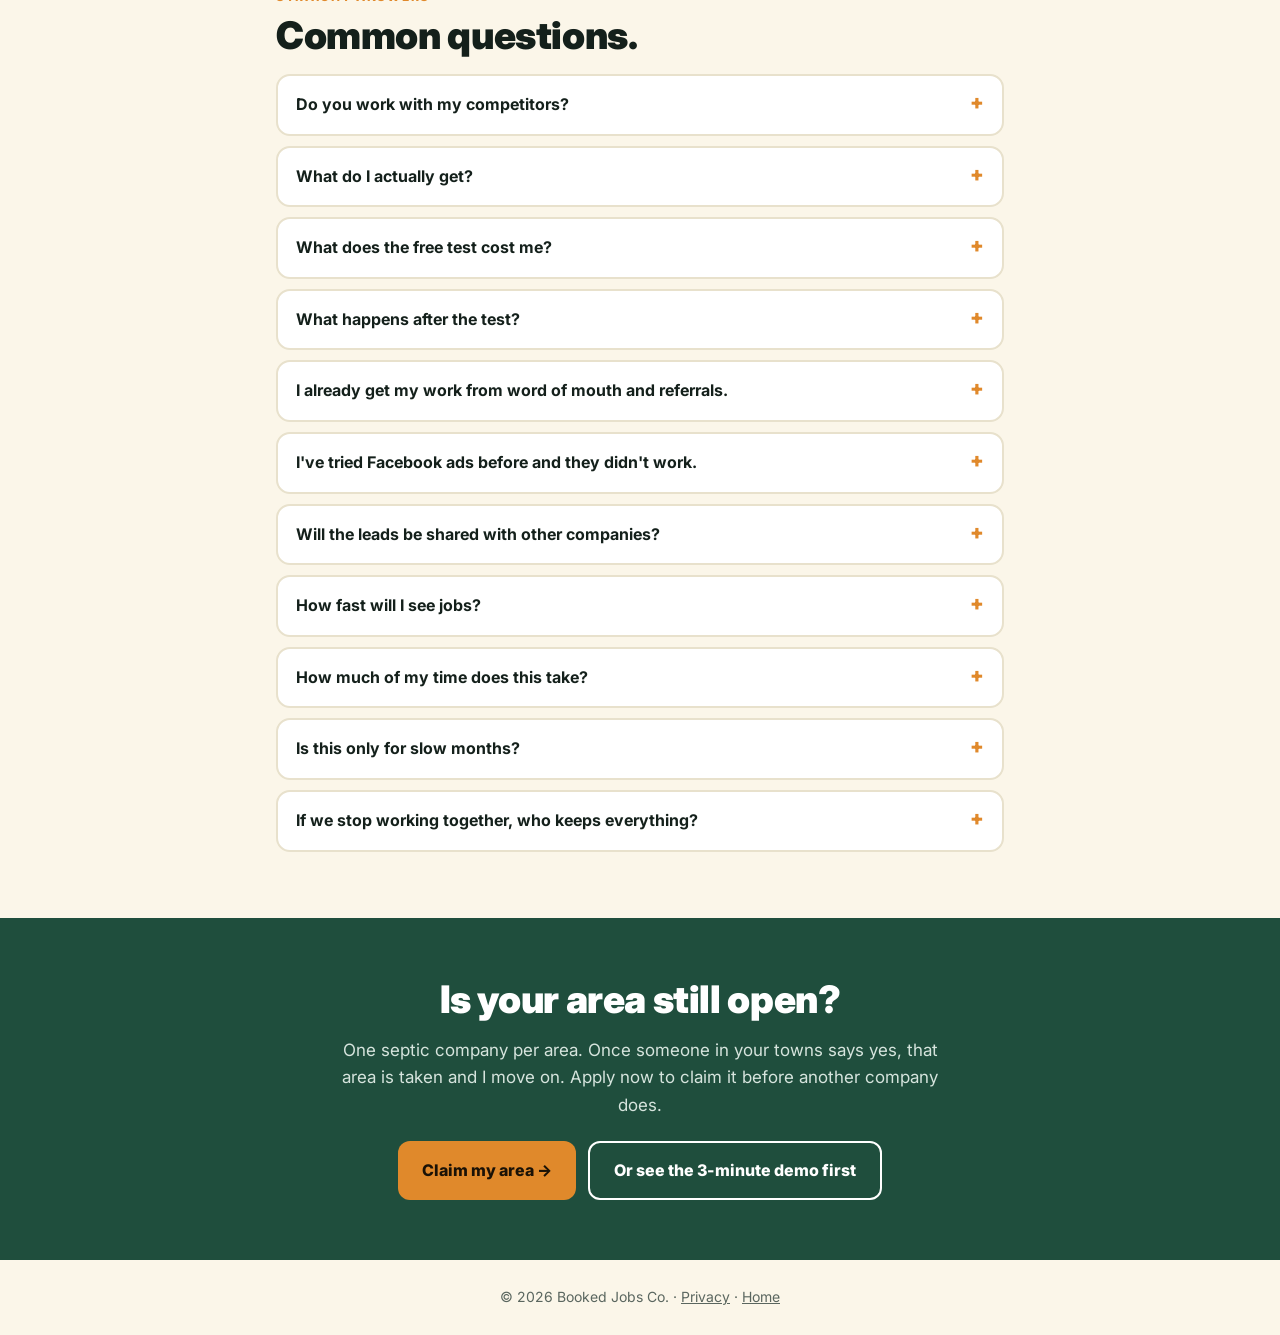
<file: meet-septic.html>
<!doctype html>
<html lang="en">
<head>
<meta charset="utf-8">
<meta name="viewport" content="width=device-width,initial-scale=1,viewport-fit=cover">
<title>Get More Booked Septic Jobs | Booked Jobs Co.</title>
<meta name="description" content="Most septic work comes from word of mouth and referrals. We put your company in front of homeowners who have never heard of you, so they find you and book you. Starts with a free test.">
<meta property="og:title" content="Reach homeowners who don't know you yet. Starts with a free test">
<meta property="og:description" content="Most septic work comes from word of mouth and referrals. We put your company in front of homeowners who have never heard of you, so they find you and book you. Starts with a free test.">
<link rel="preconnect" href="https://fonts.googleapis.com"><link rel="preconnect" href="https://fonts.gstatic.com" crossorigin>
<link href="https://fonts.googleapis.com/css2?family=Inter:wght@400;500;600;700;800;900&display=swap" rel="stylesheet">
<link rel="stylesheet" href="/meet.css?v=3">
<script src="/rep.js"></script>
<link rel="icon" href="/favicon.ico" sizes="48x48"><link rel="icon" href="/favicon.svg" type="image/svg+xml"><link rel="icon" href="/favicon-32.png" type="image/png" sizes="32x32"><link rel="apple-touch-icon" href="/apple-touch-icon.png"><link rel="manifest" href="/site.webmanifest"><meta name="theme-color" content="#1f4e3d">
</head>
<body data-mode="septic" data-cpl="45" data-job="650">

<header class="top"><div class="wrap">
  <a class="logo" href="/">Booked Jobs <b>Co.</b></a>
  <a class="small" href="#apply">Apply for the free test</a>
</div></header>

<section class="hero"><div class="wrap center">
  <div class="pills"><span class="pill"><i></i>For septic service companies</span><span class="pill hi" id="hiChip" hidden></span></div>
  <h1>Reach more homeowners. <em>Book more septic jobs.</em></h1>
  <p class="sub">Word of mouth and referrals only reach people who already know you. I put your company in front of homeowners in your towns who need septic help and have never heard of you, so they can find you and reach out. Extra jobs on top of what you already get. We start with a free 1 to 2 week test. No setup fee, and you don't pay me anything for the test.</p>
  <p class="area-lock"><b>One septic company per area.</b> Once a septic company in <span data-town="your area">your area</span> says yes, that area is taken and I move on to the next town.</p>

  <!-- ============================================================
       VIDEO: paste your video link inside data-src="" below.
       Works with an .mp4 file path (e.g. /media/joel.mp4),
       a YouTube link, a Loom share link or a Vimeo link.
       Leave it empty to show the placeholder.
       ============================================================ -->
  <div class="video" id="trustVideo" data-src="" data-src-vera="" data-poster="">
    <div class="vph"><div class="play"></div><b><span data-rep-name>Joel</span>'s video goes here</b><small>A short hello from <span data-rep-name>Joel</span> about the free test</small></div>
  </div>
  <p class="under">Two minutes. Then decide if a free test makes sense for you.</p>
</div></section>

<section class="apply" id="apply"><div class="wrap">
  <div class="formcard">
    <h2>Apply for your free test</h2>
    <p class="lead">A few quick questions first. I only work with one septic company per area, so I read every application myself.</p>

    <form id="applyForm" novalidate>
      <div class="stepn" id="stepN">STEP 1 OF 3</div>
      <div class="bar"><i id="stepBar"></i></div>

      <div class="step on">
        
        <div class="q"><div class="ql">How many extra jobs a month do you want?</div>
          <div class="opts four">
            <label class="opt"><input type="radio" name="want" value="1-5"><span>1 to 5</span></label>
            <label class="opt"><input type="radio" name="want" value="6-10"><span>6 to 10</span></label>
            <label class="opt"><input type="radio" name="want" value="11-20"><span>11 to 20</span></label>
            <label class="opt"><input type="radio" name="want" value="20+"><span>20+</span></label>
          </div></div>
        <div class="q"><div class="ql">Where do most of your jobs come from now?</div>
          <div class="opts four">
            <label class="opt"><input type="radio" name="source" value="Word of mouth"><span>Word of mouth</span></label>
            <label class="opt"><input type="radio" name="source" value="Referrals"><span>Referrals</span></label>
            <label class="opt"><input type="radio" name="source" value="Google"><span>Google</span></label>
            <label class="opt"><input type="radio" name="source" value="Ads"><span>Ads</span></label>
          </div></div>
        <div class="q"><div class="ql">Are you running paid ads right now?</div>
          <div class="opts four">
            <label class="opt"><input type="radio" name="ads" value="Not running"><span>Not running</span></label>
            <label class="opt"><input type="radio" name="ads" value="Running, it works"><span>Running, it works</span></label>
            <label class="opt"><input type="radio" name="ads" value="Running, it doesn't"><span>Running, it doesn't</span></label>
            <label class="opt"><input type="radio" name="ads" value="Used to, stopped"><span>Used to, stopped</span></label>
          </div></div>
        <div class="q"><div class="ql">Roughly what is an average job worth to you?</div>
          <div class="opts four">
            <label class="opt"><input type="radio" name="value" value="Under $500"><span>Under $500</span></label>
            <label class="opt"><input type="radio" name="value" value="$500-1.5K"><span>$500 to $1.5K</span></label>
            <label class="opt"><input type="radio" name="value" value="$1.5-5K"><span>$1.5K to $5K</span></label>
            <label class="opt"><input type="radio" name="value" value="$5K+"><span>$5K+</span></label>
          </div></div>
        <div class="navrow"><span></span><button type="button" class="btn" data-next>Continue &rarr;</button></div>
      </div>

      <div class="step">
        <div class="q"><div class="ql">Can your crew take on more jobs right now?</div>
          <div class="opts four">
            <label class="opt"><input type="radio" name="capacity" value="Yes, ready now"><span>Yes, ready now</span></label>
            <label class="opt"><input type="radio" name="capacity" value="Some room"><span>Some room</span></label>
            <label class="opt"><input type="radio" name="capacity" value="We're hiring"><span>We're hiring</span></label>
            <label class="opt"><input type="radio" name="capacity" value="Not sure"><span>Not sure</span></label>
          </div></div>
        <label class="fld q"><span>What's the biggest headache in your business right now?</span>
          <textarea id="fChallenge" maxlength="400" placeholder="e.g. slow months, relying on referrals, hiring..."></textarea></label>
        <div class="q"><div class="ql">If it makes sense, are you up for a free test?</div>
          <div class="opts">
            <label class="opt"><input type="radio" name="ready" value="Yes"><span>Yes</span></label>
            <label class="opt"><input type="radio" name="ready" value="Maybe"><span>Maybe</span></label>
            <label class="opt"><input type="radio" name="ready" value="Just looking"><span>Just looking</span></label>
          </div></div>
        <div class="navrow"><button type="button" class="back" data-back>&larr; Back</button><button type="button" class="btn" data-next>Continue &rarr;</button></div>
      </div>

      <div class="step">
        <div class="grid2">
          <label class="fld"><span>Full name</span><input type="text" id="fName" autocomplete="name" maxlength="60" required></label>
          <label class="fld"><span>Business name</span><input type="text" id="fBiz" autocomplete="organization" maxlength="60" required></label>
          <label class="fld"><span>Email</span><input type="email" id="fEmail" autocomplete="email" maxlength="80" required></label>
          <label class="fld"><span>Mobile phone</span><input type="tel" id="fPhone" autocomplete="tel" maxlength="30" required></label>
          <label class="fld"><span>Website or Google page</span><input type="text" id="fSite" maxlength="120" placeholder="Optional"></label>
          <label class="fld"><span>Service area</span><input type="text" id="fArea" maxlength="60" placeholder="e.g. Monroe, NC" required></label>
        </div>
        <div class="navrow"><button type="button" class="back" data-back>&larr; Back</button><button type="submit" class="btn orange">Claim my area and apply &rarr;</button></div>
        <p class="fine">Next you pick a time for a quick 15-minute call. No spam, no sales script.</p>
      </div>
      <p class="err" id="formErr" role="alert"></p>
    </form>

    <div class="booked" id="booked">
      <h3>Got it. Now pick a time.</h3>
      <p>A quick 15-minute call. Your answers are already filled in, so we skip the small talk.</p>
      <div id="calHolder"></div>
      <p class="fine"><a id="calNewTab" href="#" target="_blank" rel="noopener">Open the calendar in a new tab</a> <span class="rep-email"> &middot; Calendar not loading? <a id="mailFallback" href="mailto:joel.nnamani@bookedjobshq.com">Email me instead</a> at joel.nnamani@bookedjobshq.com</span></p>
    </div>
  </div>
  <p class="fine rep-email">Prefer email? <a href="mailto:joel.nnamani@bookedjobshq.com">joel.nnamani@bookedjobshq.com</a></p>
</div></section>

<section class="b alt"><div class="wrap narrow prose">
  <div class="kicker">The real problem</div>
  <h2 class="big">Right now, your work depends on who already knows you.</h2>
  <p>Most of your jobs come from word of mouth, referrals and a few repeat customers. That's a great sign you do good work. But it means your next job depends on someone mentioning your name.</p>
  <p>Meanwhile, there are homeowners in your towns who need septic help right now and have never heard of you. They search, see a couple of names and reach out to one of them. If yours isn't one of them, that job goes somewhere else and you never even know it was out there.</p>
  <p>The fix isn't a fancier website. It's putting your name in front of those new homeowners, so they can find you and contact you. Extra jobs on top of the ones you already get. That's what I set up, and then run for you.</p>
</div></section>

<section class="b"><div class="wrap">
  <div class="kicker">How it works</div>
  <h2 class="big">Here's how this works, step by step.</h2>
  <div class="steps">
    <div class="st"><span class="num">1</span><span class="tag">15 minutes</span><h3>Quick call</h3><p>You tell me your towns, your prices and how busy you are. If it's not a fit, I'll say so and you've lost 15 minutes, not a month.</p></div>
    <div class="st"><span class="num">2</span><span class="tag">1 to 2 weeks</span><h3>Free test</h3><p>I set up local ads in your towns and try to bring you 2 or 3 extra jobs from people who don't know you yet. No setup fee, and you don't pay me anything for the test.</p></div>
    <div class="st"><span class="num">3</span><span class="tag">30 days</span><h3>The pilot</h3><p>If the test works, we run 30 days. More homeowners in your towns finding you, more jobs on your calendar every week, on top of your usual work.</p></div>
  </div>
  <div class="promise"><b>The deal:</b> you judge me on booked jobs, nothing else. No setup fee and no long contract. Every Friday you get a plain-English report: the new people who reached out and what got booked.</div>
</div></section>

<section class="b alt"><div class="wrap">
  <div class="kicker">Run the numbers</div>
  <h2 class="big">What could a few extra jobs a month mean?</h2>
  <div class="calc">
    <div class="panel">
      <div class="ptitle"><span>Septic job calculator</span><span class="badge">EXAMPLE</span></div>
      <div class="range"><div class="rl"><span>Extra jobs a month</span><output id="oJobsIn">4</output></div>
        <input type="range" id="cJobs" min="1" max="15" step="1" value="4" aria-label="Extra jobs a month">
        <div class="minmax"><span>1</span><span>15</span></div></div>
      <div class="grid2">
        <label class="fld"><span>Average job value</span><div class="pre"><b>$</b><input type="number" id="cJob" min="0" step="10" value="650" inputmode="numeric"></div></label>
      </div>
      <button type="button" class="back" id="cReset">Reset to my estimate</button>
      <p class="disc">Pick how many extra jobs from new customers you'd like each month and put in your own average job value.</p>
    </div>
    <div class="panel">
      <div class="row"><span>Extra jobs a month</span><b id="oJobs">0</b></div>
      <div class="row"><span>Average job value</span><b id="oJobVal">$0</b></div>
      <div class="row hl"><span>Extra revenue a month</span><b id="oRev">$0</b></div>
      <div class="row"><span>Extra revenue a year</span><b id="oYear">$0</b></div>
      <div class="bigout"><b id="oBig">$0</b><span>extra a year, on top of your referrals (example)</span></div>
      <p class="disc">Example math only, not a promise. Real results depend on your area, your prices and how much work your crew can take.</p>
    </div>
  </div>
  <p class="center" style="margin-top:22px"><a class="btn" href="#apply">Apply for the free test &rarr;</a></p>
</div></section>

<section class="b"><div class="wrap">
  <div class="kicker">The system</div>
  <h2 class="big">The system I set up for you.</h2>
  <p class="prose" style="max-width:760px;color:#2f3b35;font-size:17px;margin:0">Four simple parts working together, so new customers find you every month, not just when someone happens to mention your name.</p>
  <div class="sys">
    <div class="box"><b>1</b><strong>Ads in your towns</strong><small>Facebook ads that only show to homeowners in the towns you serve, for the problems you fix.</small></div><div class="arr">&rarr;</div>
    <div class="box"><b>2</b><strong>New homeowners find you</strong><small>People who've never heard of you see your name when they need help.</small></div><div class="arr">&rarr;</div>
    <div class="box"><b>3</b><strong>They contact you</strong><small>Their request comes straight to you, in your company's name.</small></div><div class="arr">&rarr;</div>
    <div class="box"><b>4</b><strong>Booked on your calendar</strong><small>The job lands on your calendar, on top of the work you already get.</small></div>
  </div>
  <p class="loop">&#8635; Happy new customers leave reviews and refer you too, so your reach keeps growing.</p>
</div></section>

<section class="b alt"><div class="wrap">
  <div class="kicker">Why you can trust me with this</div>
  <h2 class="big">No big promises. Just a test you can see.</h2>
  <div class="trust">
    <div class="tc"><h3>I run it myself</h3><p>You talk to me, <span data-rep-name>Joel</span>. I build the ads and watch them every day. You're not handed off to a junior.</p></div>
    <div class="tc"><h3>The free test comes first</h3><p>Before you pay me anything, I try to get you 2 or 3 extra booked jobs. If it doesn't work, we shake hands and part ways.</p></div>
    <div class="tc"><h3>No setup fee</h3><p>You don't pay me anything to set this up or for the test. We only talk price if you want to keep going.</p></div>
    <div class="tc"><h3>Judged on booked jobs</h3><p>Not clicks, not likes. Every Friday you see who reached out and what got booked.</p></div>
  </div>
</div></section>

<section class="b"><div class="wrap narrow">
  <div class="kicker">Straight answers</div>
  <h2 class="big">Common questions.</h2>
  <details><summary>Do you work with my competitors?</summary><p>No. I only work with one septic company per area. Once a company in a town says yes, that area is taken and I move on to the next one. So if you want it, claim your area first.</p></details>
  <details><summary>What do I actually get?</summary><p>Local Facebook ads that only show in your towns, so homeowners who've never heard of you can find you and reach out. Their requests come straight to you, the jobs go on your calendar, and you get a Friday report in plain English.</p></details>
  <details><summary>What does the free test cost me?</summary><p>No setup fee, and you don't pay me anything for the test. We run it for 1 to 2 weeks and try to get you 2 or 3 extra jobs from new customers. We go over the details on the call.</p></details>
  <details><summary>What happens after the test?</summary><p>If you like what you see, we do a 30-day pilot. We agree the price on the call before anything starts, so there are no surprises. If you don't like it, we stop. No long contract.</p></details>
  <details><summary>I already get my work from word of mouth and referrals.</summary><p>That's great, it means you do good work. This doesn't replace it. It adds new customers on top, people who would never have heard your name otherwise.</p></details>
  <details><summary>I've tried Facebook ads before and they didn't work.</summary><p>Most ads fail because they show to the wrong people or the wrong area. I keep the ads only in your towns and only for the jobs you want, so the people who see them can actually hire you.</p></details>
  <details><summary>Will the leads be shared with other companies?</summary><p>No. The ads run in your company's name and the leads come straight to you. They're yours.</p></details>
  <details><summary>How fast will I see jobs?</summary><p>The free test usually takes 1 to 2 weeks. Ads can start bringing leads in the first few days once they're approved.</p></details>
  <details><summary>How much of my time does this take?</summary><p>A 15-minute call to start, then you do the jobs. I handle the ads and getting the requests to you.</p></details>
  <details><summary>Is this only for slow months?</summary><p>No. It's for any month you want more work, especially the bigger jobs like repairs and replacements. If your crew is truly full, I'll tell you to wait.</p></details>
  <details><summary>If we stop working together, who keeps everything?</summary><p>You do. The ad account is yours, the leads are yours and the customers are yours.</p></details>
</div></section>

<section class="final"><div class="wrap">
  <h2 class="big">Is <span data-town="your area">your area</span> still open?</h2>
  <p>One septic company per area. Once someone in your towns says yes, that area is taken and I move on. Apply now to claim it before another company does.</p>
  <div class="ctas"><a class="btn orange" href="#apply">Claim my area &rarr;</a><a class="btn ghost" data-demo="/demo" href="/demo">Or see the 3-minute demo first</a></div>
</div></section>

<footer>&copy; 2026 Booked Jobs Co. &middot; <a href="/privacy">Privacy</a> &middot; <a href="/">Home</a></footer>
<script src="/meet.js?v=3"></script>
</body>
</html>
</file>
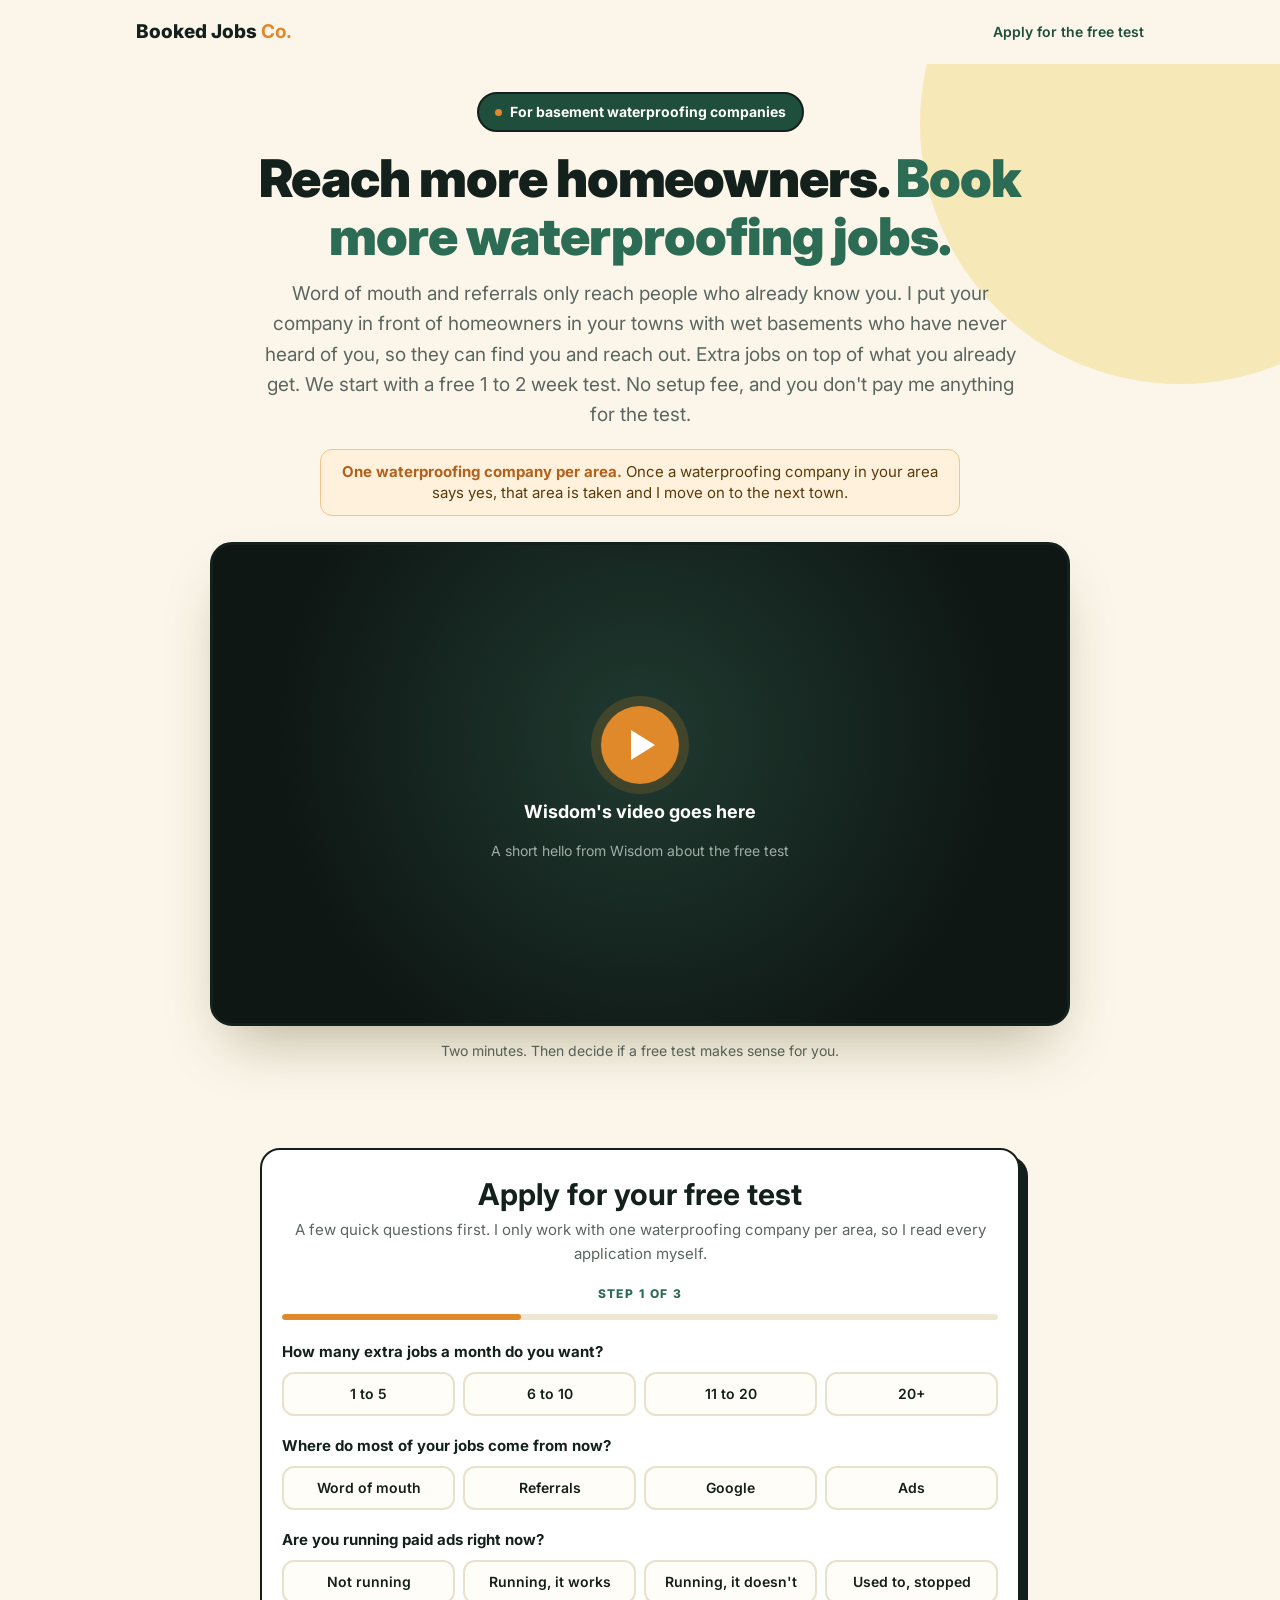
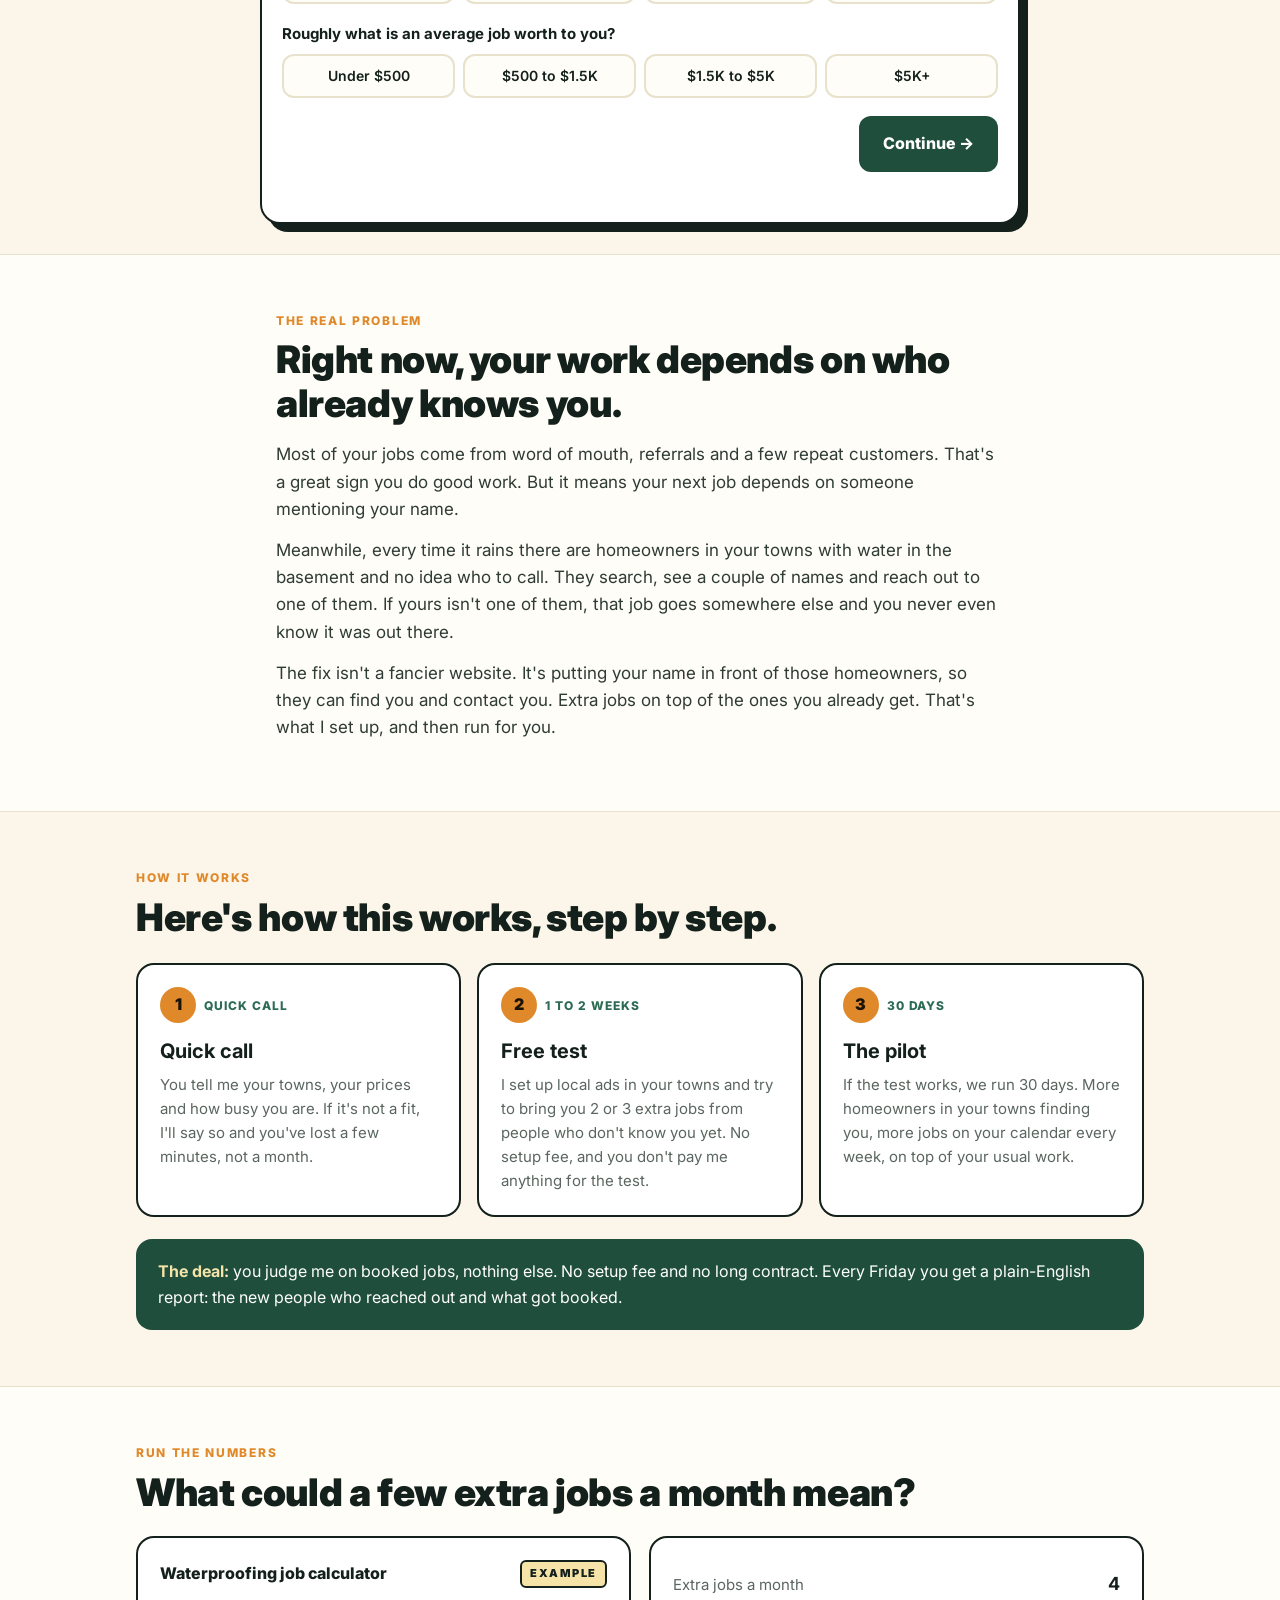
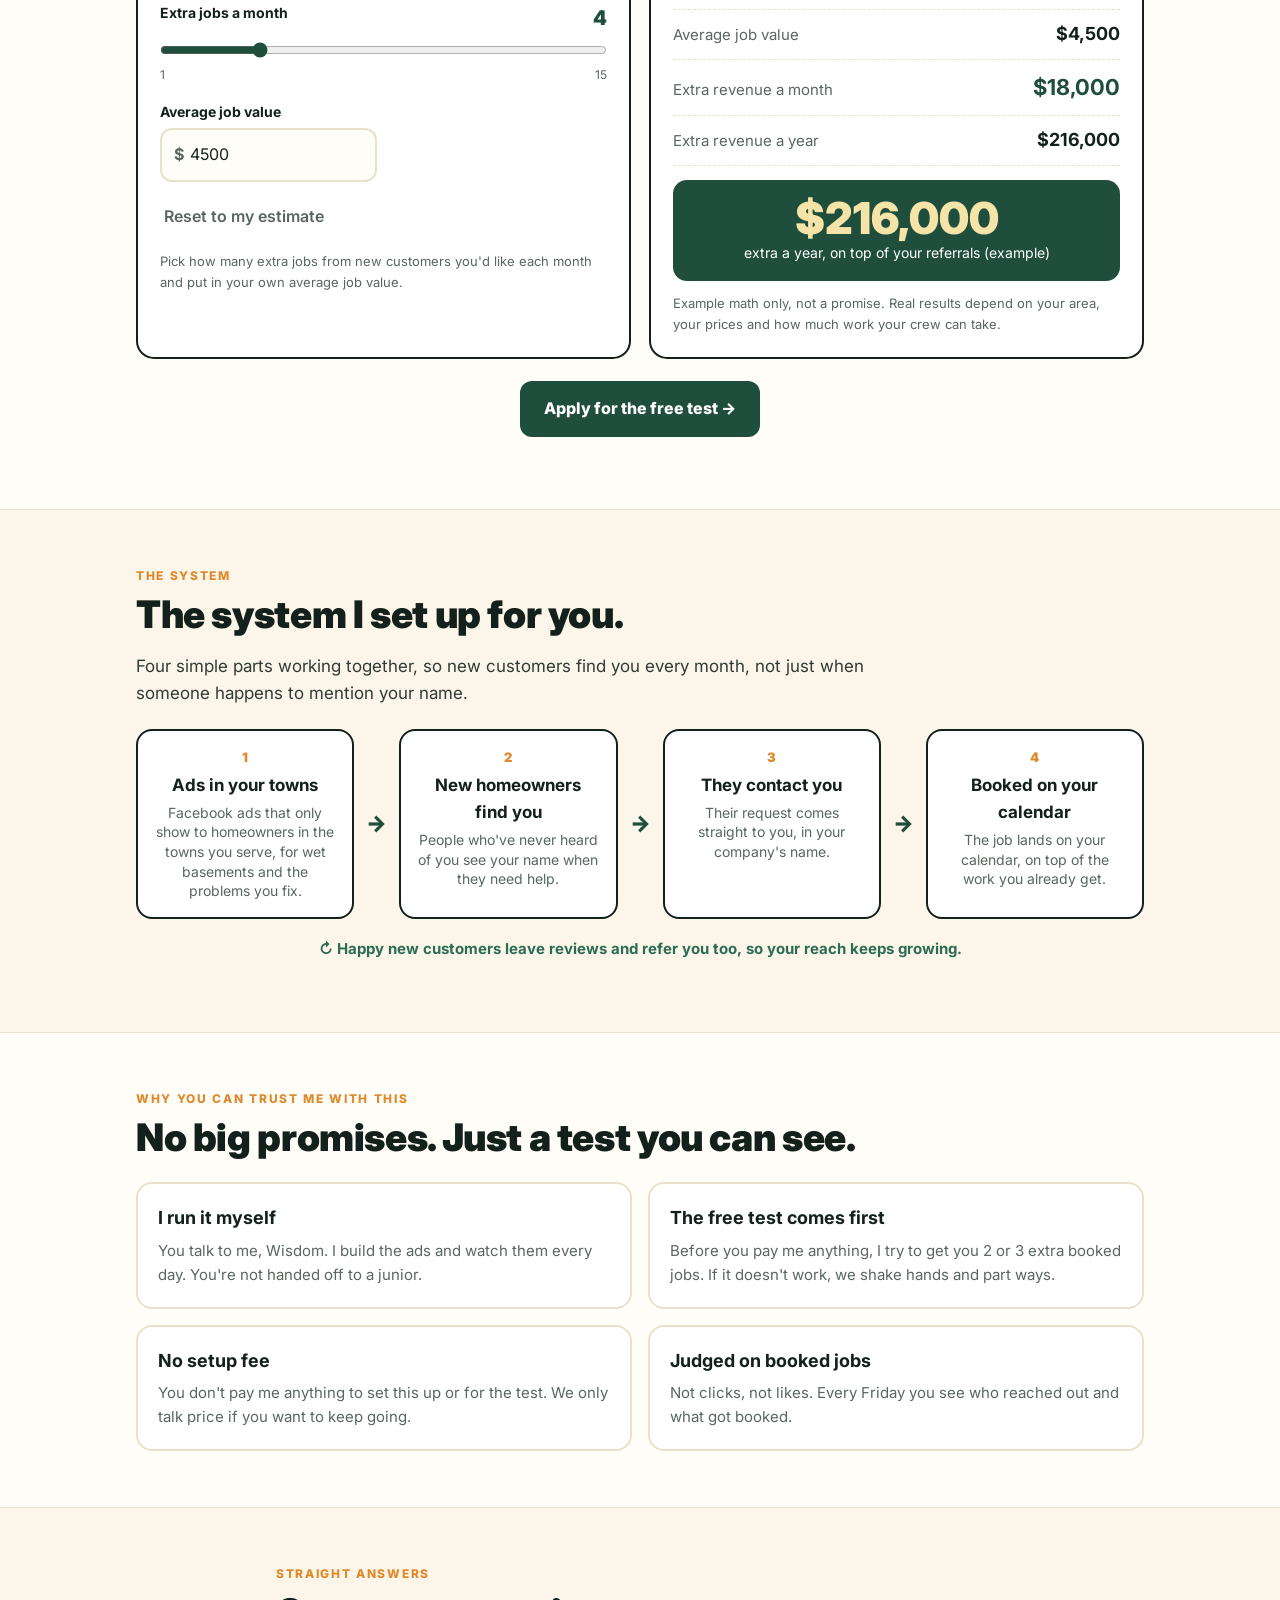
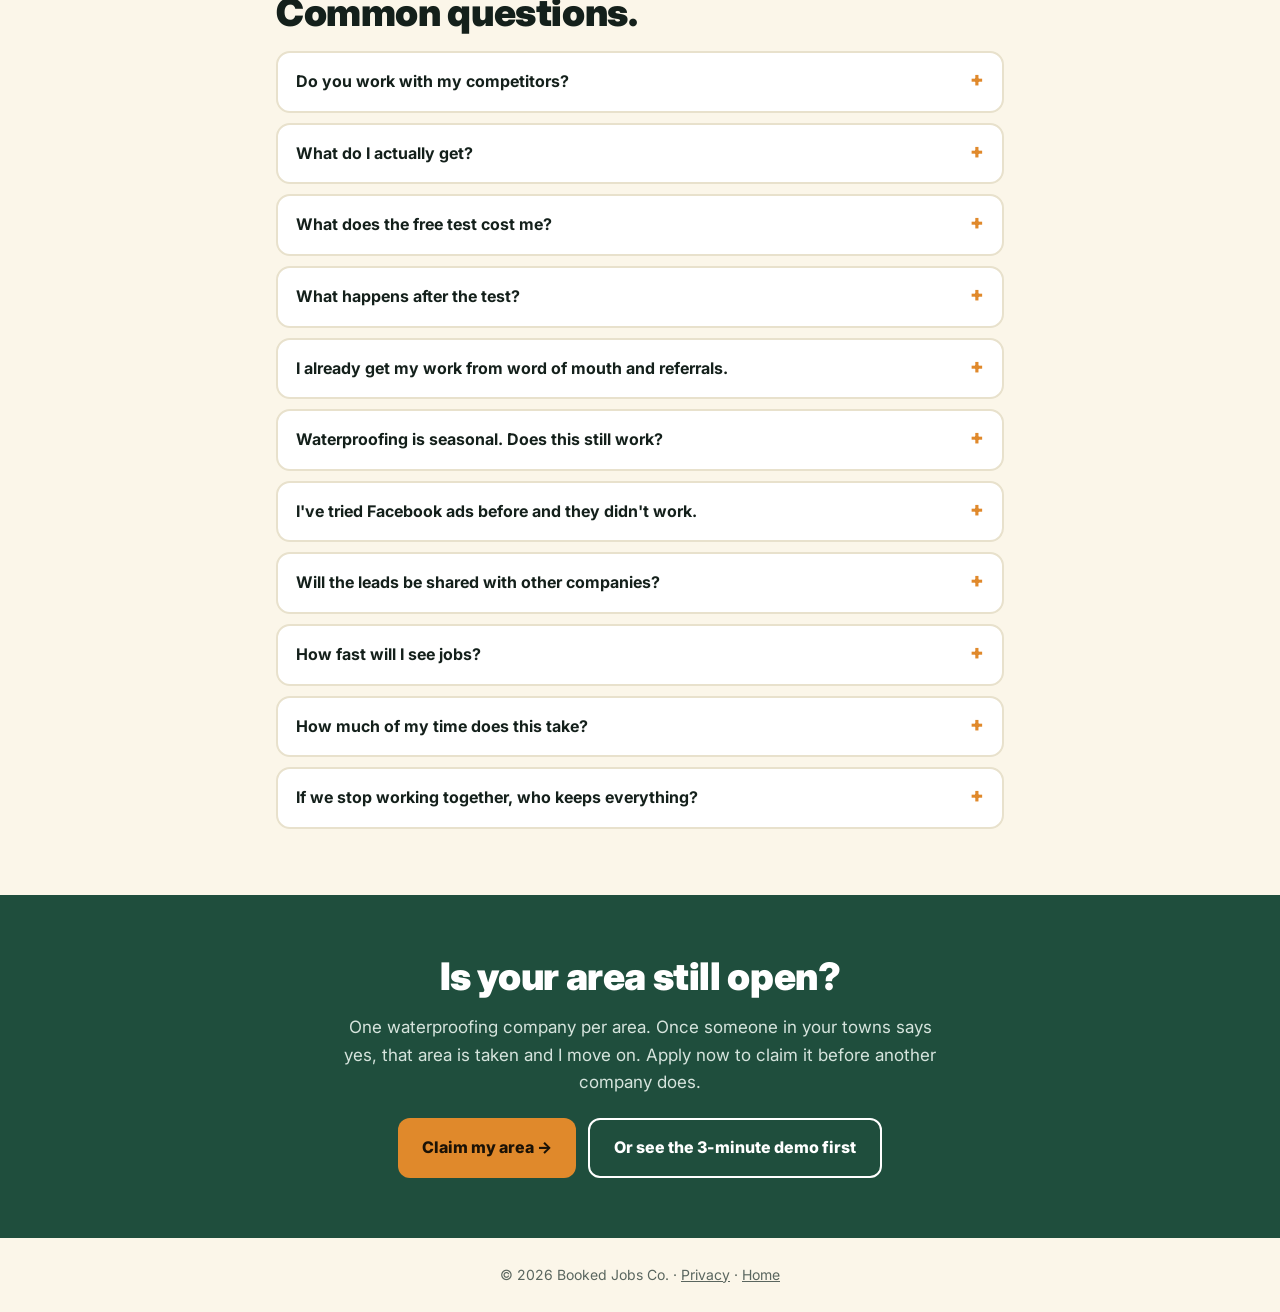
<file: meet-waterproofing.html>
<!doctype html>
<html lang="en" data-rep-default="wisdom">
<head>
<meta charset="utf-8">
<meta name="viewport" content="width=device-width,initial-scale=1,viewport-fit=cover">
<title>Get More Booked Basement Waterproofing Jobs | Booked Jobs Co.</title>
<meta name="description" content="Most waterproofing work comes from word of mouth and referrals. We put your company in front of homeowners with wet basements who have never heard of you, so they find you and book you. Starts with a free test.">
<meta property="og:title" content="Reach homeowners with wet basements who don't know you yet. Starts with a free test">
<meta property="og:description" content="Most waterproofing work comes from word of mouth and referrals. We put your company in front of homeowners with wet basements who have never heard of you, so they find you and book you. Starts with a free test.">
<link rel="preconnect" href="https://fonts.googleapis.com"><link rel="preconnect" href="https://fonts.gstatic.com" crossorigin>
<link href="https://fonts.googleapis.com/css2?family=Inter:wght@400;500;600;700;800;900&display=swap" rel="stylesheet">
<link rel="stylesheet" href="/meet.css?v=3">
<script src="/rep.js"></script>
<link rel="icon" href="/favicon.ico" sizes="48x48"><link rel="icon" href="/favicon.svg" type="image/svg+xml"><link rel="icon" href="/favicon-32.png" type="image/png" sizes="32x32"><link rel="apple-touch-icon" href="/apple-touch-icon.png"><link rel="manifest" href="/site.webmanifest"><meta name="theme-color" content="#1f4e3d">
</head>
<body data-mode="waterproofing" data-cpl="60" data-job="4500">

<header class="top"><div class="wrap">
  <a class="logo" href="/">Booked Jobs <b>Co.</b></a>
  <a class="small" href="#apply">Apply for the free test</a>
</div></header>

<section class="hero"><div class="wrap center">
  <div class="pills"><span class="pill"><i></i>For basement waterproofing companies</span><span class="pill hi" id="hiChip" hidden></span></div>
  <h1>Reach more homeowners. <em>Book more waterproofing jobs.</em></h1>
  <p class="sub">Word of mouth and referrals only reach people who already know you. I put your company in front of homeowners in your towns with wet basements who have never heard of you, so they can find you and reach out. Extra jobs on top of what you already get. We start with a free 1 to 2 week test. No setup fee, and you don't pay me anything for the test.</p>
  <p class="area-lock"><b>One waterproofing company per area.</b> Once a waterproofing company in <span data-town="your area">your area</span> says yes, that area is taken and I move on to the next town.</p>

  <!-- ============================================================
       VIDEO: paste your video link inside data-src="" below.
       Works with an .mp4 file path (e.g. /media/joel.mp4),
       a YouTube link, a Loom share link or a Vimeo link.
       Leave it empty to show the placeholder.
       ============================================================ -->
  <div class="video" id="trustVideo" data-src="" data-src-vera="" data-poster="">
    <div class="vph"><div class="play"></div><b><span data-rep-name>Wisdom</span>'s video goes here</b><small>A short hello from <span data-rep-name>Wisdom</span> about the free test</small></div>
  </div>
  <p class="under">Two minutes. Then decide if a free test makes sense for you.</p>
</div></section>

<section class="apply" id="apply"><div class="wrap">
  <div class="formcard">
    <h2>Apply for your free test</h2>
    <p class="lead">A few quick questions first. I only work with one waterproofing company per area, so I read every application myself.</p>

    <form id="applyForm" novalidate>
      <div class="stepn" id="stepN">STEP 1 OF 3</div>
      <div class="bar"><i id="stepBar"></i></div>

      <div class="step on">
        
        <div class="q"><div class="ql">How many extra jobs a month do you want?</div>
          <div class="opts four">
            <label class="opt"><input type="radio" name="want" value="1-5"><span>1 to 5</span></label>
            <label class="opt"><input type="radio" name="want" value="6-10"><span>6 to 10</span></label>
            <label class="opt"><input type="radio" name="want" value="11-20"><span>11 to 20</span></label>
            <label class="opt"><input type="radio" name="want" value="20+"><span>20+</span></label>
          </div></div>
        <div class="q"><div class="ql">Where do most of your jobs come from now?</div>
          <div class="opts four">
            <label class="opt"><input type="radio" name="source" value="Word of mouth"><span>Word of mouth</span></label>
            <label class="opt"><input type="radio" name="source" value="Referrals"><span>Referrals</span></label>
            <label class="opt"><input type="radio" name="source" value="Google"><span>Google</span></label>
            <label class="opt"><input type="radio" name="source" value="Ads"><span>Ads</span></label>
          </div></div>
        <div class="q"><div class="ql">Are you running paid ads right now?</div>
          <div class="opts four">
            <label class="opt"><input type="radio" name="ads" value="Not running"><span>Not running</span></label>
            <label class="opt"><input type="radio" name="ads" value="Running, it works"><span>Running, it works</span></label>
            <label class="opt"><input type="radio" name="ads" value="Running, it doesn't"><span>Running, it doesn't</span></label>
            <label class="opt"><input type="radio" name="ads" value="Used to, stopped"><span>Used to, stopped</span></label>
          </div></div>
        <div class="q"><div class="ql">Roughly what is an average job worth to you?</div>
          <div class="opts four">
            <label class="opt"><input type="radio" name="value" value="Under $500"><span>Under $500</span></label>
            <label class="opt"><input type="radio" name="value" value="$500-1.5K"><span>$500 to $1.5K</span></label>
            <label class="opt"><input type="radio" name="value" value="$1.5-5K"><span>$1.5K to $5K</span></label>
            <label class="opt"><input type="radio" name="value" value="$5K+"><span>$5K+</span></label>
          </div></div>
        <div class="navrow"><span></span><button type="button" class="btn" data-next>Continue &rarr;</button></div>
      </div>

      <div class="step">
        <div class="q"><div class="ql">Can your crew take on more jobs right now?</div>
          <div class="opts four">
            <label class="opt"><input type="radio" name="capacity" value="Yes, ready now"><span>Yes, ready now</span></label>
            <label class="opt"><input type="radio" name="capacity" value="Some room"><span>Some room</span></label>
            <label class="opt"><input type="radio" name="capacity" value="We're hiring"><span>We're hiring</span></label>
            <label class="opt"><input type="radio" name="capacity" value="Not sure"><span>Not sure</span></label>
          </div></div>
        <label class="fld q"><span>What's the biggest headache in your business right now?</span>
          <textarea id="fChallenge" maxlength="400" placeholder="e.g. slow dry months, relying on referrals, hiring..."></textarea></label>
        <div class="q"><div class="ql">If it makes sense, are you up for a free test?</div>
          <div class="opts">
            <label class="opt"><input type="radio" name="ready" value="Yes"><span>Yes</span></label>
            <label class="opt"><input type="radio" name="ready" value="Maybe"><span>Maybe</span></label>
            <label class="opt"><input type="radio" name="ready" value="Just looking"><span>Just looking</span></label>
          </div></div>
        <div class="navrow"><button type="button" class="back" data-back>&larr; Back</button><button type="button" class="btn" data-next>Continue &rarr;</button></div>
      </div>

      <div class="step">
        <div class="grid2">
          <label class="fld"><span>Full name</span><input type="text" id="fName" autocomplete="name" maxlength="60" required></label>
          <label class="fld"><span>Business name</span><input type="text" id="fBiz" autocomplete="organization" maxlength="60" required></label>
          <label class="fld"><span>Email</span><input type="email" id="fEmail" autocomplete="email" maxlength="80" required></label>
          <label class="fld"><span>Mobile phone</span><input type="tel" id="fPhone" autocomplete="tel" maxlength="30" required></label>
          <label class="fld"><span>Website or Google page</span><input type="text" id="fSite" maxlength="120" placeholder="Optional"></label>
          <label class="fld"><span>Service area</span><input type="text" id="fArea" maxlength="60" placeholder="e.g. Monroe, NC" required></label>
        </div>
        <div class="navrow"><button type="button" class="back" data-back>&larr; Back</button><button type="submit" class="btn orange">Claim my area and apply &rarr;</button></div>
        <p class="fine">Next you pick a time for a quick quick call. No spam, no sales script.</p>
      </div>
      <p class="err" id="formErr" role="alert"></p>
    </form>

    <div class="booked" id="booked">
      <h3>Got it. Now pick a time.</h3>
      <p>A quick quick call. Your answers are already filled in, so we skip the small talk.</p>
      <div id="calHolder"></div>
      <p class="fine"><a id="calNewTab" href="#" target="_blank" rel="noopener">Open the calendar in a new tab</a> <span class="rep-email"> &middot; Calendar not loading? <a id="mailFallback" href="mailto:joel.nnamani@bookedjobshq.com">Email me instead</a> at joel.nnamani@bookedjobshq.com</span></p>
    </div>
  </div>
  <p class="fine rep-email">Prefer email? <a href="mailto:joel.nnamani@bookedjobshq.com">joel.nnamani@bookedjobshq.com</a></p>
</div></section>

<section class="b alt"><div class="wrap narrow prose">
  <div class="kicker">The real problem</div>
  <h2 class="big">Right now, your work depends on who already knows you.</h2>
  <p>Most of your jobs come from word of mouth, referrals and a few repeat customers. That's a great sign you do good work. But it means your next job depends on someone mentioning your name.</p>
  <p>Meanwhile, every time it rains there are homeowners in your towns with water in the basement and no idea who to call. They search, see a couple of names and reach out to one of them. If yours isn't one of them, that job goes somewhere else and you never even know it was out there.</p>
  <p>The fix isn't a fancier website. It's putting your name in front of those homeowners, so they can find you and contact you. Extra jobs on top of the ones you already get. That's what I set up, and then run for you.</p>
</div></section>

<section class="b"><div class="wrap">
  <div class="kicker">How it works</div>
  <h2 class="big">Here's how this works, step by step.</h2>
  <div class="steps">
    <div class="st"><span class="num">1</span><span class="tag">Quick call</span><h3>Quick call</h3><p>You tell me your towns, your prices and how busy you are. If it's not a fit, I'll say so and you've lost a few minutes, not a month.</p></div>
    <div class="st"><span class="num">2</span><span class="tag">1 to 2 weeks</span><h3>Free test</h3><p>I set up local ads in your towns and try to bring you 2 or 3 extra jobs from people who don't know you yet. No setup fee, and you don't pay me anything for the test.</p></div>
    <div class="st"><span class="num">3</span><span class="tag">30 days</span><h3>The pilot</h3><p>If the test works, we run 30 days. More homeowners in your towns finding you, more jobs on your calendar every week, on top of your usual work.</p></div>
  </div>
  <div class="promise"><b>The deal:</b> you judge me on booked jobs, nothing else. No setup fee and no long contract. Every Friday you get a plain-English report: the new people who reached out and what got booked.</div>
</div></section>

<section class="b alt"><div class="wrap">
  <div class="kicker">Run the numbers</div>
  <h2 class="big">What could a few extra jobs a month mean?</h2>
  <div class="calc">
    <div class="panel">
      <div class="ptitle"><span>Waterproofing job calculator</span><span class="badge">EXAMPLE</span></div>
      <div class="range"><div class="rl"><span>Extra jobs a month</span><output id="oJobsIn">4</output></div>
        <input type="range" id="cJobs" min="1" max="15" step="1" value="4" aria-label="Extra jobs a month">
        <div class="minmax"><span>1</span><span>15</span></div></div>
      <div class="grid2">
        <label class="fld"><span>Average job value</span><div class="pre"><b>$</b><input type="number" id="cJob" min="0" step="10" value="4500" inputmode="numeric"></div></label>
      </div>
      <button type="button" class="back" id="cReset">Reset to my estimate</button>
      <p class="disc">Pick how many extra jobs from new customers you'd like each month and put in your own average job value.</p>
    </div>
    <div class="panel">
      <div class="row"><span>Extra jobs a month</span><b id="oJobs">0</b></div>
      <div class="row"><span>Average job value</span><b id="oJobVal">$0</b></div>
      <div class="row hl"><span>Extra revenue a month</span><b id="oRev">$0</b></div>
      <div class="row"><span>Extra revenue a year</span><b id="oYear">$0</b></div>
      <div class="bigout"><b id="oBig">$0</b><span>extra a year, on top of your referrals (example)</span></div>
      <p class="disc">Example math only, not a promise. Real results depend on your area, your prices and how much work your crew can take.</p>
    </div>
  </div>
  <p class="center" style="margin-top:22px"><a class="btn" href="#apply">Apply for the free test &rarr;</a></p>
</div></section>

<section class="b"><div class="wrap">
  <div class="kicker">The system</div>
  <h2 class="big">The system I set up for you.</h2>
  <p class="prose" style="max-width:760px;color:#2f3b35;font-size:17px;margin:0">Four simple parts working together, so new customers find you every month, not just when someone happens to mention your name.</p>
  <div class="sys">
    <div class="box"><b>1</b><strong>Ads in your towns</strong><small>Facebook ads that only show to homeowners in the towns you serve, for wet basements and the problems you fix.</small></div><div class="arr">&rarr;</div>
    <div class="box"><b>2</b><strong>New homeowners find you</strong><small>People who've never heard of you see your name when they need help.</small></div><div class="arr">&rarr;</div>
    <div class="box"><b>3</b><strong>They contact you</strong><small>Their request comes straight to you, in your company's name.</small></div><div class="arr">&rarr;</div>
    <div class="box"><b>4</b><strong>Booked on your calendar</strong><small>The job lands on your calendar, on top of the work you already get.</small></div>
  </div>
  <p class="loop">&#8635; Happy new customers leave reviews and refer you too, so your reach keeps growing.</p>
</div></section>

<section class="b alt"><div class="wrap">
  <div class="kicker">Why you can trust me with this</div>
  <h2 class="big">No big promises. Just a test you can see.</h2>
  <div class="trust">
    <div class="tc"><h3>I run it myself</h3><p>You talk to me, <span data-rep-name>Wisdom</span>. I build the ads and watch them every day. You're not handed off to a junior.</p></div>
    <div class="tc"><h3>The free test comes first</h3><p>Before you pay me anything, I try to get you 2 or 3 extra booked jobs. If it doesn't work, we shake hands and part ways.</p></div>
    <div class="tc"><h3>No setup fee</h3><p>You don't pay me anything to set this up or for the test. We only talk price if you want to keep going.</p></div>
    <div class="tc"><h3>Judged on booked jobs</h3><p>Not clicks, not likes. Every Friday you see who reached out and what got booked.</p></div>
  </div>
</div></section>

<section class="b"><div class="wrap narrow">
  <div class="kicker">Straight answers</div>
  <h2 class="big">Common questions.</h2>
  <details><summary>Do you work with my competitors?</summary><p>No. I only work with one waterproofing company per area. Once a company in a town says yes, that area is taken and I move on to the next one. So if you want it, claim your area first.</p></details>
  <details><summary>What do I actually get?</summary><p>Local Facebook ads that only show in your towns, aimed at homeowners with wet basements, damp smells, cracks and sump pump trouble. Their requests come straight to you, the jobs go on your calendar, and you get a Friday report in plain English.</p></details>
  <details><summary>What does the free test cost me?</summary><p>No setup fee, and you don't pay me anything for the test. We run it for 1 to 2 weeks and try to get you 2 or 3 extra jobs from new customers. We go over the details on the call.</p></details>
  <details><summary>What happens after the test?</summary><p>If you like what you see, we do a 30-day pilot. We agree the price on the call before anything starts, so there are no surprises. If you don't like it, we stop. No long contract.</p></details>
  <details><summary>I already get my work from word of mouth and referrals.</summary><p>That's great, it means you do good work. This doesn't replace it. It adds new customers on top, people who would never have heard your name otherwise.</p></details>
  <details><summary>Waterproofing is seasonal. Does this still work?</summary><p>Yes. Ads can lean in hard after heavy rain and snow melt, when basements flood and people search for help, and ease off when it's dry. You only get the busy weeks you can handle.</p></details>
  <details><summary>I've tried Facebook ads before and they didn't work.</summary><p>Most ads fail because they show to the wrong people or the wrong area. I keep the ads only in your towns and only for the jobs you want, so the people who see them can actually hire you.</p></details>
  <details><summary>Will the leads be shared with other companies?</summary><p>No. The ads run in your company's name and the leads come straight to you. They're yours.</p></details>
  <details><summary>How fast will I see jobs?</summary><p>The free test usually takes 1 to 2 weeks. Ads can start bringing leads in the first few days once they're approved.</p></details>
  <details><summary>How much of my time does this take?</summary><p>A quick call to start, then you do the jobs. I handle the ads and getting the requests to you.</p></details>
  <details><summary>If we stop working together, who keeps everything?</summary><p>You do. The ad account is yours, the leads are yours and the customers are yours.</p></details>
</div></section>

<section class="final"><div class="wrap">
  <h2 class="big">Is <span data-town="your area">your area</span> still open?</h2>
  <p>One waterproofing company per area. Once someone in your towns says yes, that area is taken and I move on. Apply now to claim it before another company does.</p>
  <div class="ctas"><a class="btn orange" href="#apply">Claim my area &rarr;</a><a class="btn ghost" data-demo="/demo" href="/demo">Or see the 3-minute demo first</a></div>
</div></section>

<footer>&copy; 2026 Booked Jobs Co. &middot; <a href="/privacy">Privacy</a> &middot; <a href="/">Home</a></footer>
<script src="/meet.js?v=3"></script>
</body>
</html>
</file>
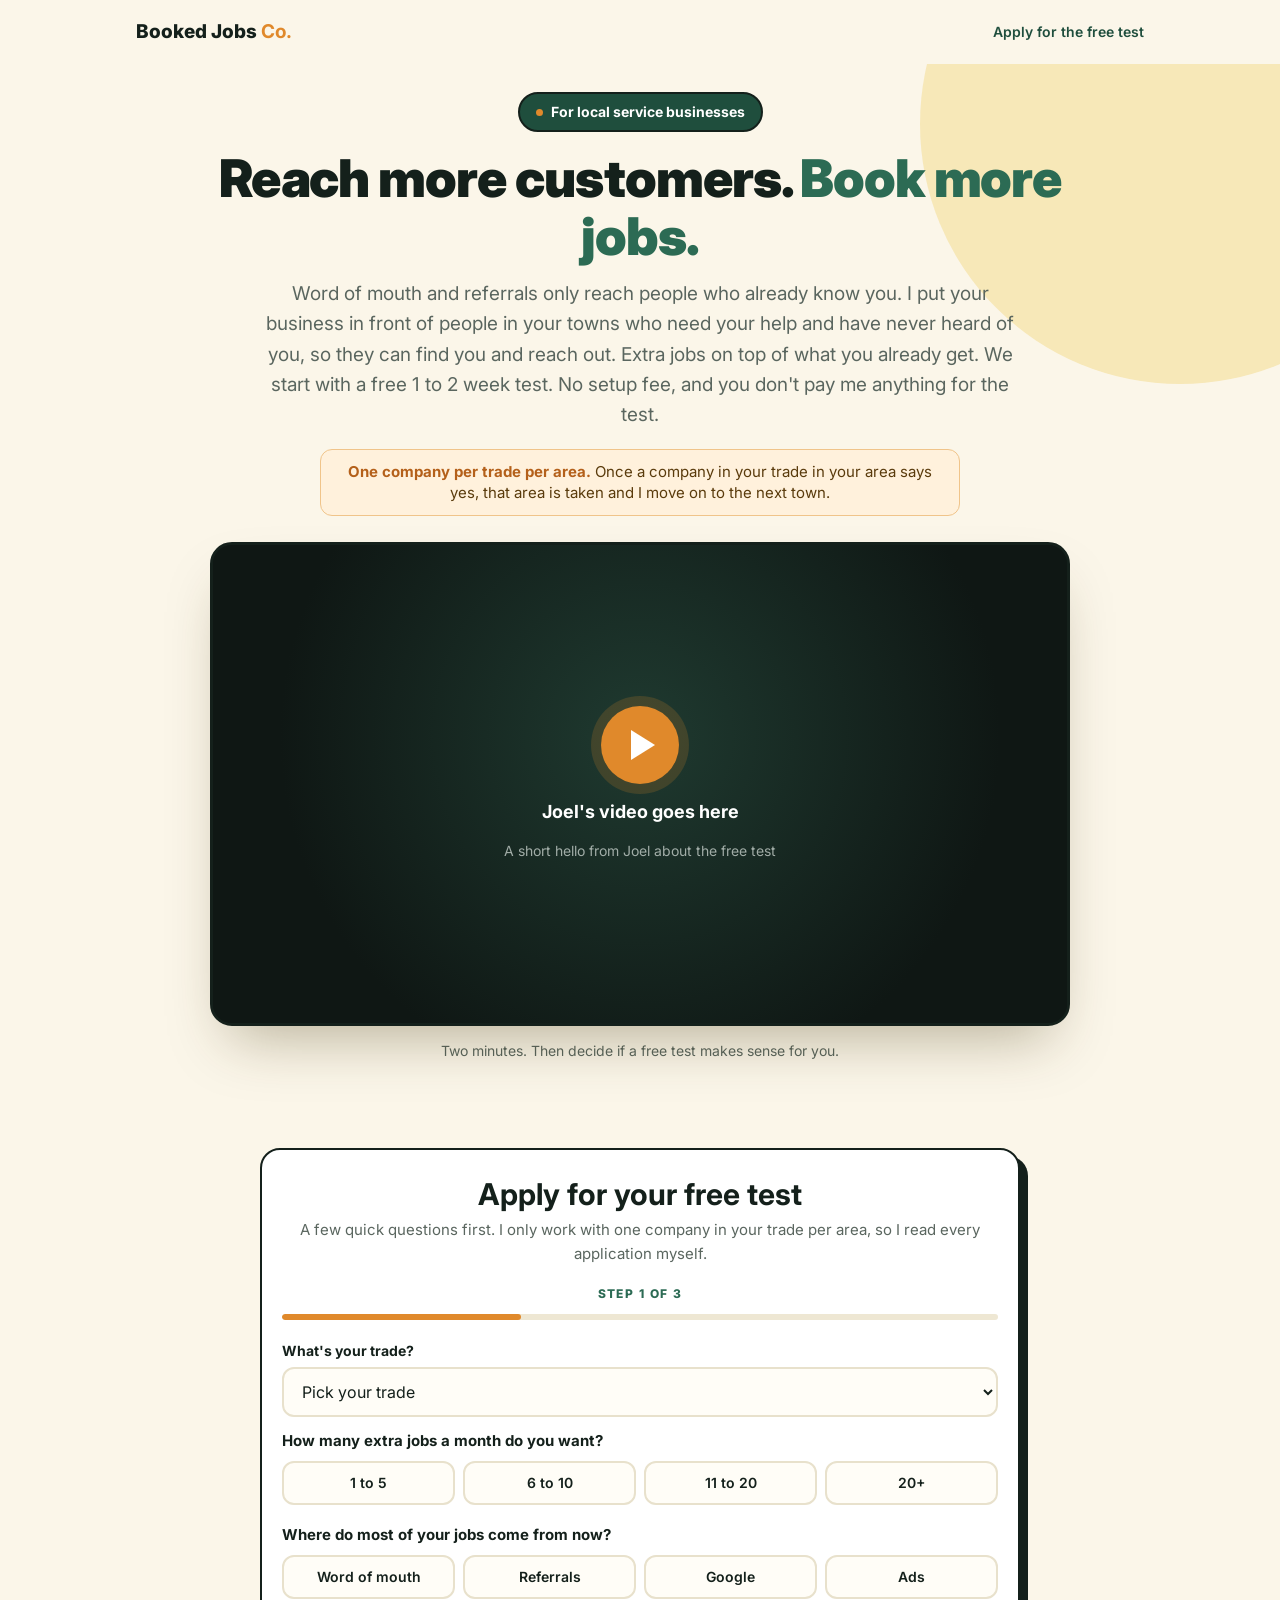
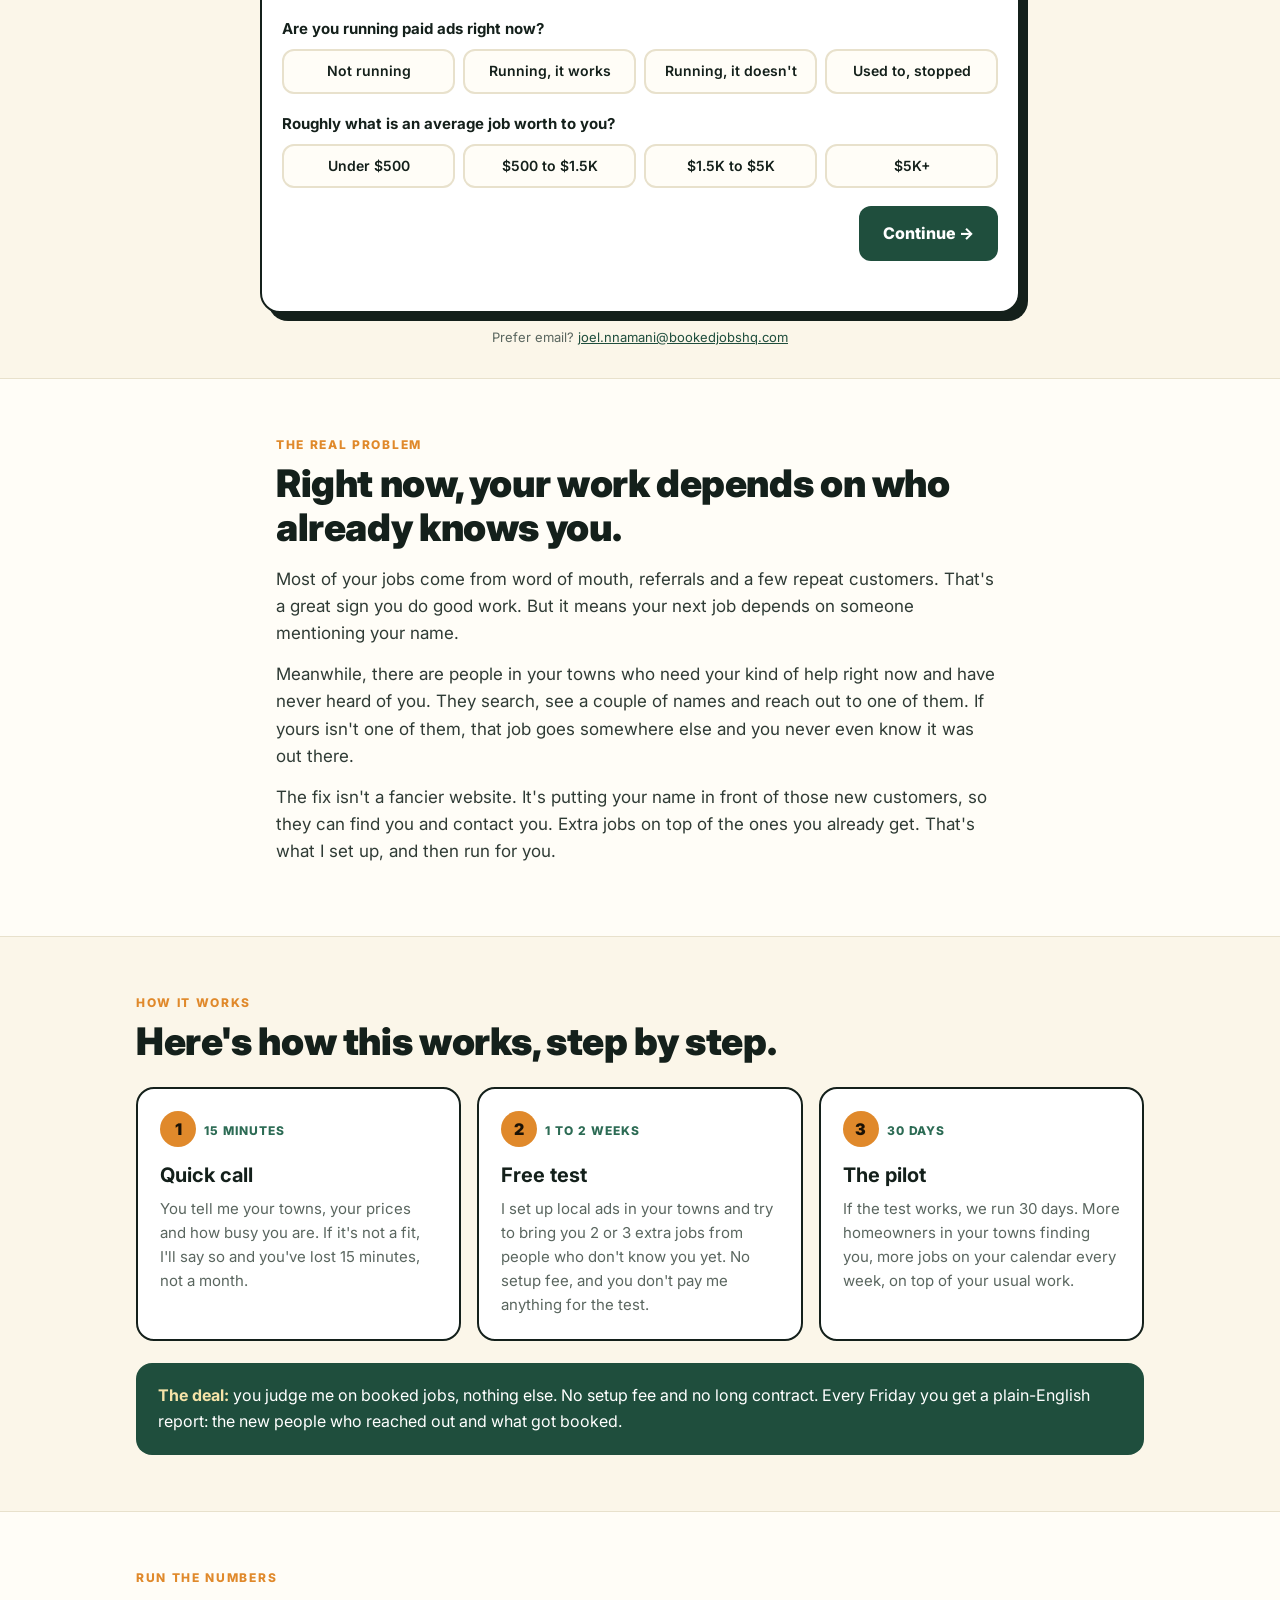
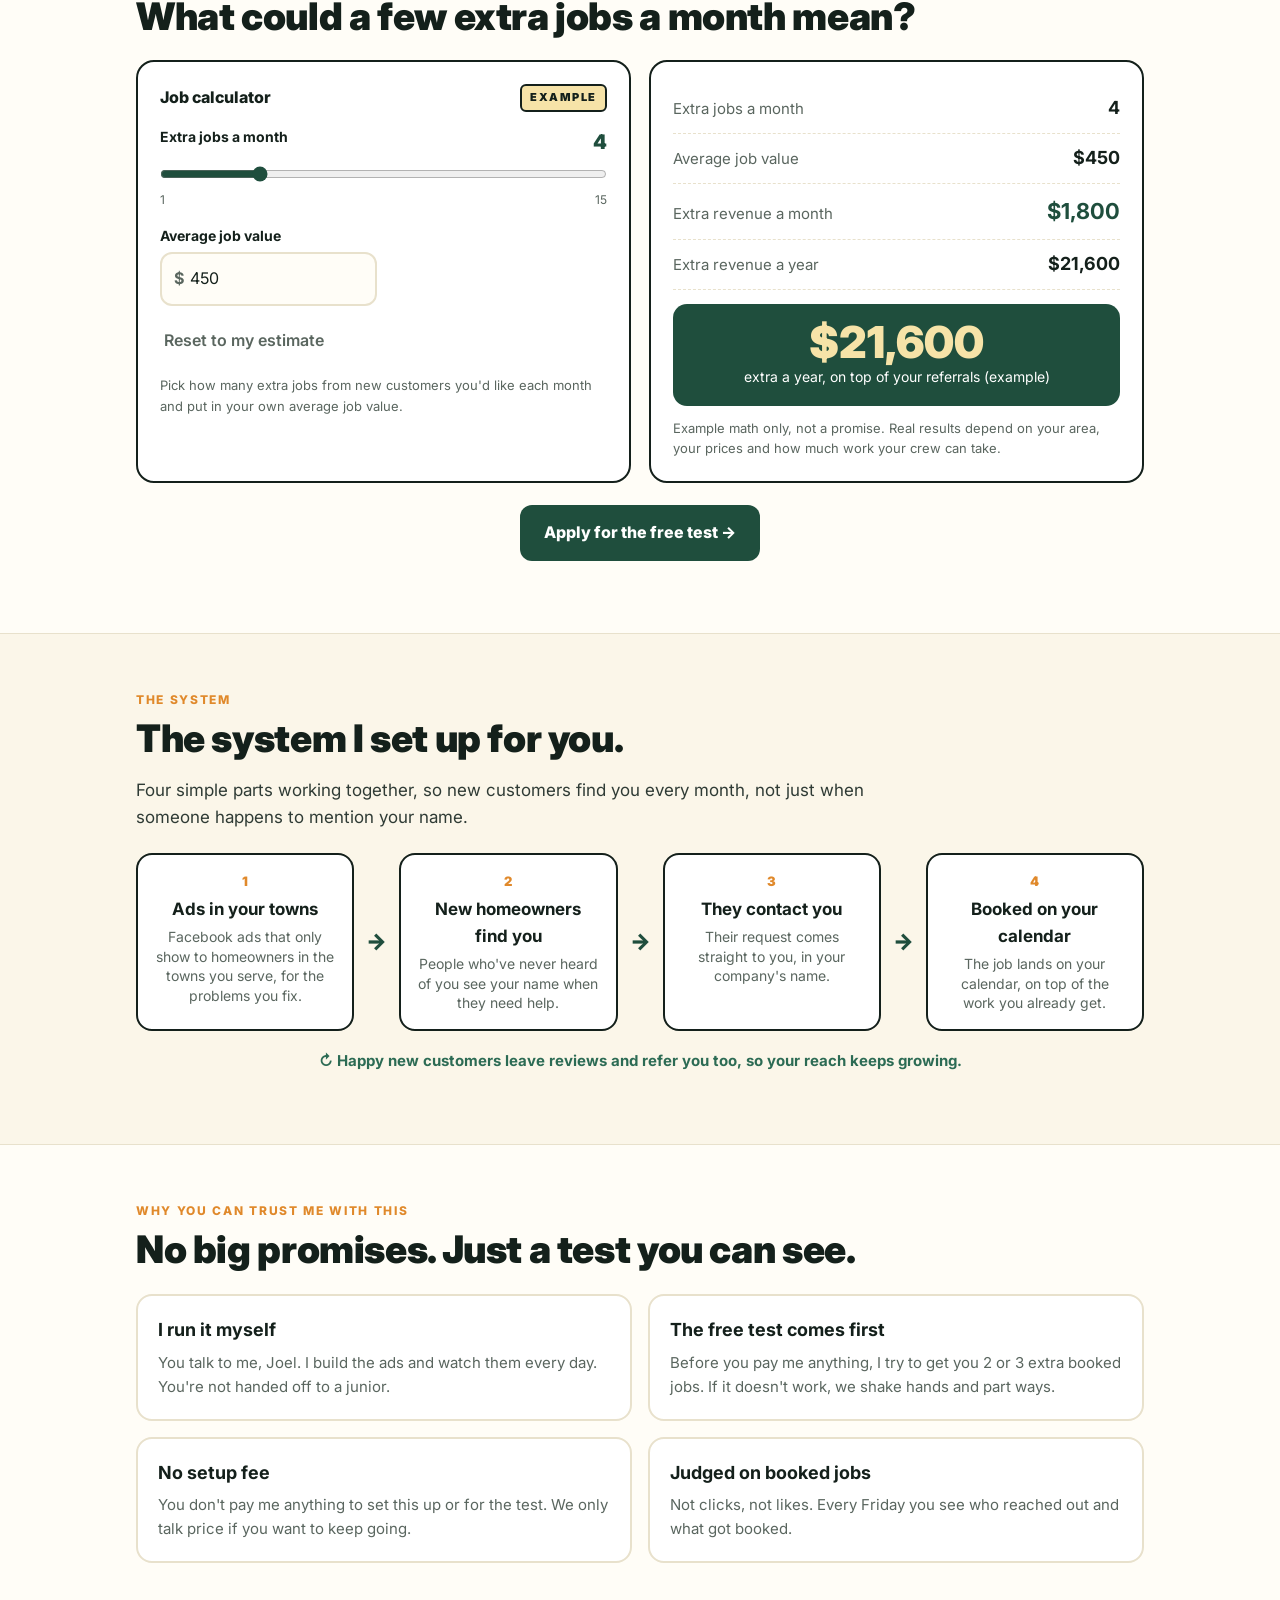
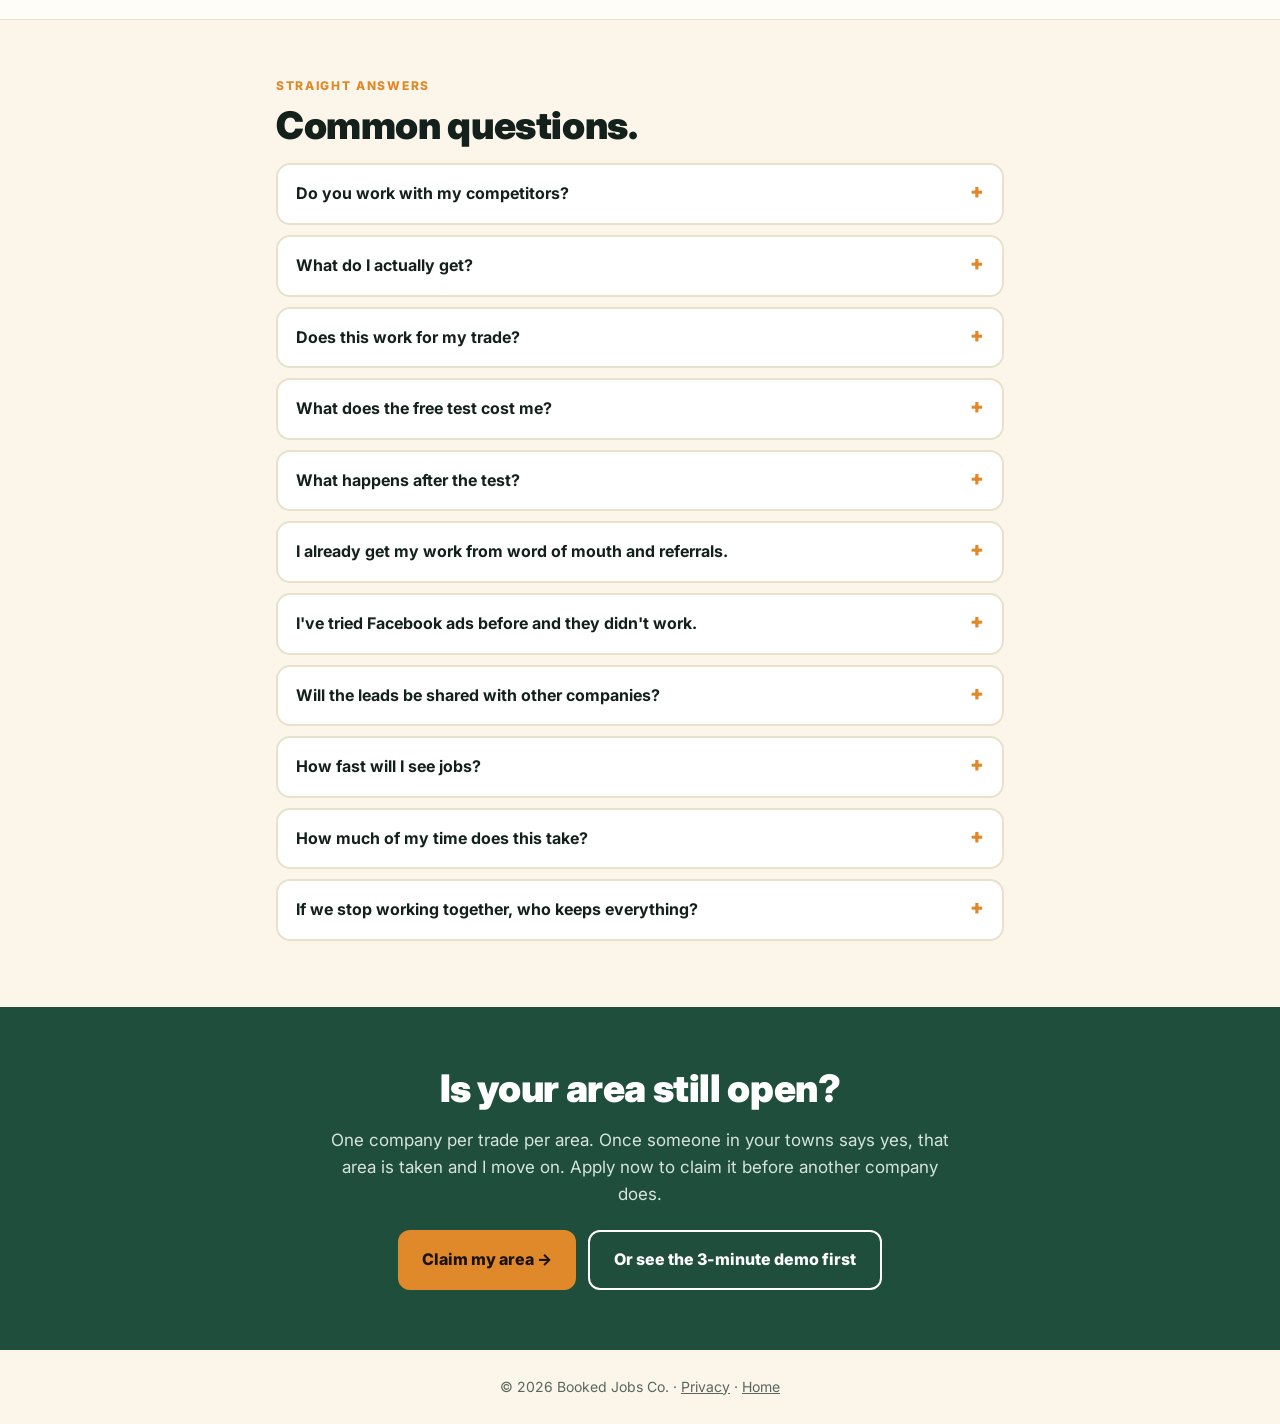
<file: meet.html>
<!doctype html>
<html lang="en">
<head>
<meta charset="utf-8">
<meta name="viewport" content="width=device-width,initial-scale=1,viewport-fit=cover">
<title>Get More Booked Jobs | Booked Jobs Co.</title>
<meta name="description" content="Most local service work comes from word of mouth and referrals. We put your business in front of people who have never heard of you, so they find you and book you. Starts with a free test.">
<meta property="og:title" content="Reach customers who don't know you yet. Starts with a free test">
<meta property="og:description" content="Most local service work comes from word of mouth and referrals. We put your business in front of people who have never heard of you, so they find you and book you. Starts with a free test.">
<link rel="preconnect" href="https://fonts.googleapis.com"><link rel="preconnect" href="https://fonts.gstatic.com" crossorigin>
<link href="https://fonts.googleapis.com/css2?family=Inter:wght@400;500;600;700;800;900&display=swap" rel="stylesheet">
<link rel="stylesheet" href="/meet.css?v=3">
<script src="/rep.js"></script>
<link rel="icon" href="/favicon.ico" sizes="48x48"><link rel="icon" href="/favicon.svg" type="image/svg+xml"><link rel="icon" href="/favicon-32.png" type="image/png" sizes="32x32"><link rel="apple-touch-icon" href="/apple-touch-icon.png"><link rel="manifest" href="/site.webmanifest"><meta name="theme-color" content="#1f4e3d">
</head>
<body data-mode="any" data-cpl="40" data-job="450">

<header class="top"><div class="wrap">
  <a class="logo" href="/">Booked Jobs <b>Co.</b></a>
  <a class="small" href="#apply">Apply for the free test</a>
</div></header>

<section class="hero"><div class="wrap center">
  <div class="pills"><span class="pill"><i></i>For local service businesses</span><span class="pill hi" id="hiChip" hidden></span></div>
  <h1>Reach more customers. <em>Book more jobs.</em></h1>
  <p class="sub">Word of mouth and referrals only reach people who already know you. I put your business in front of people in your towns who need your help and have never heard of you, so they can find you and reach out. Extra jobs on top of what you already get. We start with a free 1 to 2 week test. No setup fee, and you don't pay me anything for the test.</p>
  <p class="area-lock"><b>One company per trade per area.</b> Once a company in your trade in <span data-town="your area">your area</span> says yes, that area is taken and I move on to the next town.</p>

  <!-- ============================================================
       VIDEO: paste your video link inside data-src="" below.
       Works with an .mp4 file path (e.g. /media/joel.mp4),
       a YouTube link, a Loom share link or a Vimeo link.
       Leave it empty to show the placeholder.
       ============================================================ -->
  <div class="video" id="trustVideo" data-src="" data-src-vera="" data-poster="">
    <div class="vph"><div class="play"></div><b><span data-rep-name>Joel</span>'s video goes here</b><small>A short hello from <span data-rep-name>Joel</span> about the free test</small></div>
  </div>
  <p class="under">Two minutes. Then decide if a free test makes sense for you.</p>
</div></section>

<section class="apply" id="apply"><div class="wrap">
  <div class="formcard">
    <h2>Apply for your free test</h2>
    <p class="lead">A few quick questions first. I only work with one company in your trade per area, so I read every application myself.</p>

    <form id="applyForm" novalidate>
      <div class="stepn" id="stepN">STEP 1 OF 3</div>
      <div class="bar"><i id="stepBar"></i></div>

      <div class="step on">
        <label class="fld q"><span>What's your trade?</span><select id="fTrade" aria-label="Your trade" required></select></label>
        <div class="q"><div class="ql">How many extra jobs a month do you want?</div>
          <div class="opts four">
            <label class="opt"><input type="radio" name="want" value="1-5"><span>1 to 5</span></label>
            <label class="opt"><input type="radio" name="want" value="6-10"><span>6 to 10</span></label>
            <label class="opt"><input type="radio" name="want" value="11-20"><span>11 to 20</span></label>
            <label class="opt"><input type="radio" name="want" value="20+"><span>20+</span></label>
          </div></div>
        <div class="q"><div class="ql">Where do most of your jobs come from now?</div>
          <div class="opts four">
            <label class="opt"><input type="radio" name="source" value="Word of mouth"><span>Word of mouth</span></label>
            <label class="opt"><input type="radio" name="source" value="Referrals"><span>Referrals</span></label>
            <label class="opt"><input type="radio" name="source" value="Google"><span>Google</span></label>
            <label class="opt"><input type="radio" name="source" value="Ads"><span>Ads</span></label>
          </div></div>
        <div class="q"><div class="ql">Are you running paid ads right now?</div>
          <div class="opts four">
            <label class="opt"><input type="radio" name="ads" value="Not running"><span>Not running</span></label>
            <label class="opt"><input type="radio" name="ads" value="Running, it works"><span>Running, it works</span></label>
            <label class="opt"><input type="radio" name="ads" value="Running, it doesn't"><span>Running, it doesn't</span></label>
            <label class="opt"><input type="radio" name="ads" value="Used to, stopped"><span>Used to, stopped</span></label>
          </div></div>
        <div class="q"><div class="ql">Roughly what is an average job worth to you?</div>
          <div class="opts four">
            <label class="opt"><input type="radio" name="value" value="Under $500"><span>Under $500</span></label>
            <label class="opt"><input type="radio" name="value" value="$500-1.5K"><span>$500 to $1.5K</span></label>
            <label class="opt"><input type="radio" name="value" value="$1.5-5K"><span>$1.5K to $5K</span></label>
            <label class="opt"><input type="radio" name="value" value="$5K+"><span>$5K+</span></label>
          </div></div>
        <div class="navrow"><span></span><button type="button" class="btn" data-next>Continue &rarr;</button></div>
      </div>

      <div class="step">
        <div class="q"><div class="ql">Can your team take on more jobs right now?</div>
          <div class="opts four">
            <label class="opt"><input type="radio" name="capacity" value="Yes, ready now"><span>Yes, ready now</span></label>
            <label class="opt"><input type="radio" name="capacity" value="Some room"><span>Some room</span></label>
            <label class="opt"><input type="radio" name="capacity" value="We're hiring"><span>We're hiring</span></label>
            <label class="opt"><input type="radio" name="capacity" value="Not sure"><span>Not sure</span></label>
          </div></div>
        <label class="fld q"><span>What's the biggest headache in your business right now?</span>
          <textarea id="fChallenge" maxlength="400" placeholder="e.g. slow months, relying on referrals, hiring..."></textarea></label>
        <div class="q"><div class="ql">If it makes sense, are you up for a free test?</div>
          <div class="opts">
            <label class="opt"><input type="radio" name="ready" value="Yes"><span>Yes</span></label>
            <label class="opt"><input type="radio" name="ready" value="Maybe"><span>Maybe</span></label>
            <label class="opt"><input type="radio" name="ready" value="Just looking"><span>Just looking</span></label>
          </div></div>
        <div class="navrow"><button type="button" class="back" data-back>&larr; Back</button><button type="button" class="btn" data-next>Continue &rarr;</button></div>
      </div>

      <div class="step">
        <div class="grid2">
          <label class="fld"><span>Full name</span><input type="text" id="fName" autocomplete="name" maxlength="60" required></label>
          <label class="fld"><span>Business name</span><input type="text" id="fBiz" autocomplete="organization" maxlength="60" required></label>
          <label class="fld"><span>Email</span><input type="email" id="fEmail" autocomplete="email" maxlength="80" required></label>
          <label class="fld"><span>Mobile phone</span><input type="tel" id="fPhone" autocomplete="tel" maxlength="30" required></label>
          <label class="fld"><span>Website or Google page</span><input type="text" id="fSite" maxlength="120" placeholder="Optional"></label>
          <label class="fld"><span>Service area</span><input type="text" id="fArea" maxlength="60" placeholder="e.g. Monroe, NC" required></label>
        </div>
        <div class="navrow"><button type="button" class="back" data-back>&larr; Back</button><button type="submit" class="btn orange">Claim my area and apply &rarr;</button></div>
        <p class="fine">Next you pick a time for a quick 15-minute call. No spam, no sales script.</p>
      </div>
      <p class="err" id="formErr" role="alert"></p>
    </form>

    <div class="booked" id="booked">
      <h3>Got it. Now pick a time.</h3>
      <p>A quick 15-minute call. Your answers are already filled in, so we skip the small talk.</p>
      <div id="calHolder"></div>
      <p class="fine"><a id="calNewTab" href="#" target="_blank" rel="noopener">Open the calendar in a new tab</a> <span class="rep-email"> &middot; Calendar not loading? <a id="mailFallback" href="mailto:joel.nnamani@bookedjobshq.com">Email me instead</a> at joel.nnamani@bookedjobshq.com</span></p>
    </div>
  </div>
  <p class="fine rep-email">Prefer email? <a href="mailto:joel.nnamani@bookedjobshq.com">joel.nnamani@bookedjobshq.com</a></p>
</div></section>

<section class="b alt"><div class="wrap narrow prose">
  <div class="kicker">The real problem</div>
  <h2 class="big">Right now, your work depends on who already knows you.</h2>
  <p>Most of your jobs come from word of mouth, referrals and a few repeat customers. That's a great sign you do good work. But it means your next job depends on someone mentioning your name.</p>
  <p>Meanwhile, there are people in your towns who need your kind of help right now and have never heard of you. They search, see a couple of names and reach out to one of them. If yours isn't one of them, that job goes somewhere else and you never even know it was out there.</p>
  <p>The fix isn't a fancier website. It's putting your name in front of those new customers, so they can find you and contact you. Extra jobs on top of the ones you already get. That's what I set up, and then run for you.</p>
</div></section>

<section class="b"><div class="wrap">
  <div class="kicker">How it works</div>
  <h2 class="big">Here's how this works, step by step.</h2>
  <div class="steps">
    <div class="st"><span class="num">1</span><span class="tag">15 minutes</span><h3>Quick call</h3><p>You tell me your towns, your prices and how busy you are. If it's not a fit, I'll say so and you've lost 15 minutes, not a month.</p></div>
    <div class="st"><span class="num">2</span><span class="tag">1 to 2 weeks</span><h3>Free test</h3><p>I set up local ads in your towns and try to bring you 2 or 3 extra jobs from people who don't know you yet. No setup fee, and you don't pay me anything for the test.</p></div>
    <div class="st"><span class="num">3</span><span class="tag">30 days</span><h3>The pilot</h3><p>If the test works, we run 30 days. More homeowners in your towns finding you, more jobs on your calendar every week, on top of your usual work.</p></div>
  </div>
  <div class="promise"><b>The deal:</b> you judge me on booked jobs, nothing else. No setup fee and no long contract. Every Friday you get a plain-English report: the new people who reached out and what got booked.</div>
</div></section>

<section class="b alt"><div class="wrap">
  <div class="kicker">Run the numbers</div>
  <h2 class="big">What could a few extra jobs a month mean?</h2>
  <div class="calc">
    <div class="panel">
      <div class="ptitle"><span>Job calculator</span><span class="badge">EXAMPLE</span></div>
      <div class="range"><div class="rl"><span>Extra jobs a month</span><output id="oJobsIn">4</output></div>
        <input type="range" id="cJobs" min="1" max="15" step="1" value="4" aria-label="Extra jobs a month">
        <div class="minmax"><span>1</span><span>15</span></div></div>
      <div class="grid2">
        <label class="fld"><span>Average job value</span><div class="pre"><b>$</b><input type="number" id="cJob" min="0" step="10" value="450" inputmode="numeric"></div></label>
      </div>
      <button type="button" class="back" id="cReset">Reset to my estimate</button>
      <p class="disc">Pick how many extra jobs from new customers you'd like each month and put in your own average job value.</p>
    </div>
    <div class="panel">
      <div class="row"><span>Extra jobs a month</span><b id="oJobs">0</b></div>
      <div class="row"><span>Average job value</span><b id="oJobVal">$0</b></div>
      <div class="row hl"><span>Extra revenue a month</span><b id="oRev">$0</b></div>
      <div class="row"><span>Extra revenue a year</span><b id="oYear">$0</b></div>
      <div class="bigout"><b id="oBig">$0</b><span>extra a year, on top of your referrals (example)</span></div>
      <p class="disc">Example math only, not a promise. Real results depend on your area, your prices and how much work your crew can take.</p>
    </div>
  </div>
  <p class="center" style="margin-top:22px"><a class="btn" href="#apply">Apply for the free test &rarr;</a></p>
</div></section>

<section class="b"><div class="wrap">
  <div class="kicker">The system</div>
  <h2 class="big">The system I set up for you.</h2>
  <p class="prose" style="max-width:760px;color:#2f3b35;font-size:17px;margin:0">Four simple parts working together, so new customers find you every month, not just when someone happens to mention your name.</p>
  <div class="sys">
    <div class="box"><b>1</b><strong>Ads in your towns</strong><small>Facebook ads that only show to homeowners in the towns you serve, for the problems you fix.</small></div><div class="arr">&rarr;</div>
    <div class="box"><b>2</b><strong>New homeowners find you</strong><small>People who've never heard of you see your name when they need help.</small></div><div class="arr">&rarr;</div>
    <div class="box"><b>3</b><strong>They contact you</strong><small>Their request comes straight to you, in your company's name.</small></div><div class="arr">&rarr;</div>
    <div class="box"><b>4</b><strong>Booked on your calendar</strong><small>The job lands on your calendar, on top of the work you already get.</small></div>
  </div>
  <p class="loop">&#8635; Happy new customers leave reviews and refer you too, so your reach keeps growing.</p>
</div></section>

<section class="b alt"><div class="wrap">
  <div class="kicker">Why you can trust me with this</div>
  <h2 class="big">No big promises. Just a test you can see.</h2>
  <div class="trust">
    <div class="tc"><h3>I run it myself</h3><p>You talk to me, <span data-rep-name>Joel</span>. I build the ads and watch them every day. You're not handed off to a junior.</p></div>
    <div class="tc"><h3>The free test comes first</h3><p>Before you pay me anything, I try to get you 2 or 3 extra booked jobs. If it doesn't work, we shake hands and part ways.</p></div>
    <div class="tc"><h3>No setup fee</h3><p>You don't pay me anything to set this up or for the test. We only talk price if you want to keep going.</p></div>
    <div class="tc"><h3>Judged on booked jobs</h3><p>Not clicks, not likes. Every Friday you see who reached out and what got booked.</p></div>
  </div>
</div></section>

<section class="b"><div class="wrap narrow">
  <div class="kicker">Straight answers</div>
  <h2 class="big">Common questions.</h2>
  <details><summary>Do you work with my competitors?</summary><p>No. I only work with one company per trade per area. Once a company in your trade says yes in a town, that area is taken and I move on to the next one. So if you want it, claim your area first.</p></details>
  <details><summary>What do I actually get?</summary><p>Local Facebook ads that only show in your towns, so homeowners who've never heard of you can find you and reach out. Their requests come straight to you, the jobs go on your calendar, and you get a Friday report in plain English.</p></details>
  <details><summary>Does this work for my trade?</summary><p>It works best for local service businesses where people search for help when something breaks, like septic, plumbing, HVAC, roofing, garage doors, tree work and water damage. We talk it through on the call and I'll be honest if your trade isn't a good fit.</p></details>
  <details><summary>What does the free test cost me?</summary><p>No setup fee, and you don't pay me anything for the test. We run it for 1 to 2 weeks and try to get you 2 or 3 extra jobs from new customers. We go over the details on the call.</p></details>
  <details><summary>What happens after the test?</summary><p>If you like what you see, we do a 30-day pilot. We agree the price on the call before anything starts, so there are no surprises. If you don't like it, we stop. No long contract.</p></details>
  <details><summary>I already get my work from word of mouth and referrals.</summary><p>That's great, it means you do good work. This doesn't replace it. It adds new customers on top, people who would never have heard your name otherwise.</p></details>
  <details><summary>I've tried Facebook ads before and they didn't work.</summary><p>Most ads fail because they show to the wrong people or the wrong area. I keep the ads only in your towns and only for the jobs you want, so the people who see them can actually hire you.</p></details>
  <details><summary>Will the leads be shared with other companies?</summary><p>No. The ads run in your company's name and the leads come straight to you. They're yours.</p></details>
  <details><summary>How fast will I see jobs?</summary><p>The free test usually takes 1 to 2 weeks. Ads can start bringing leads in the first few days once they're approved.</p></details>
  <details><summary>How much of my time does this take?</summary><p>A 15-minute call to start, then you do the jobs. I handle the ads and getting the requests to you.</p></details>
  <details><summary>If we stop working together, who keeps everything?</summary><p>You do. The ad account is yours, the leads are yours and the customers are yours.</p></details>
</div></section>

<section class="final"><div class="wrap">
  <h2 class="big">Is <span data-town="your area">your area</span> still open?</h2>
  <p>One company per trade per area. Once someone in your towns says yes, that area is taken and I move on. Apply now to claim it before another company does.</p>
  <div class="ctas"><a class="btn orange" href="#apply">Claim my area &rarr;</a><a class="btn ghost" data-demo="/try" href="/try">Or see the 3-minute demo first</a></div>
</div></section>

<footer>&copy; 2026 Booked Jobs Co. &middot; <a href="/privacy">Privacy</a> &middot; <a href="/">Home</a></footer>
<script src="/meet.js?v=3"></script>
</body>
</html>
</file>
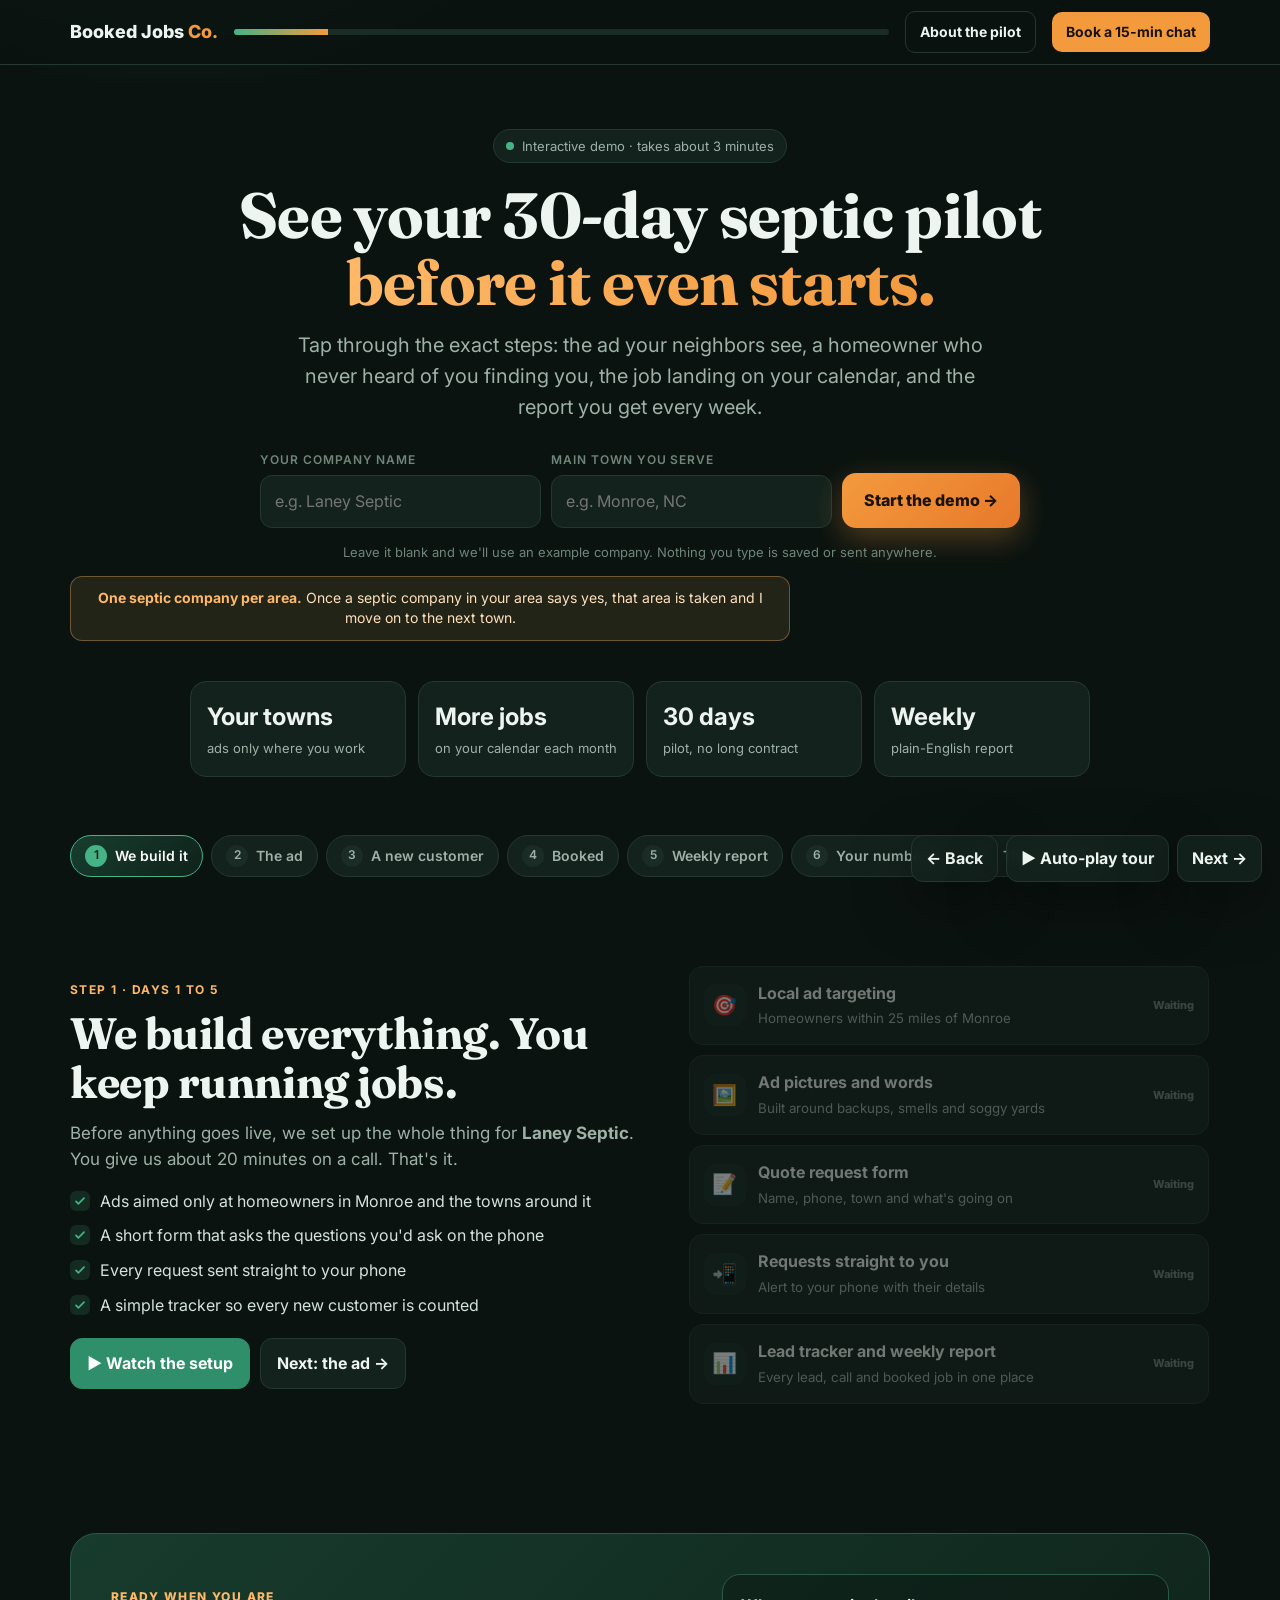
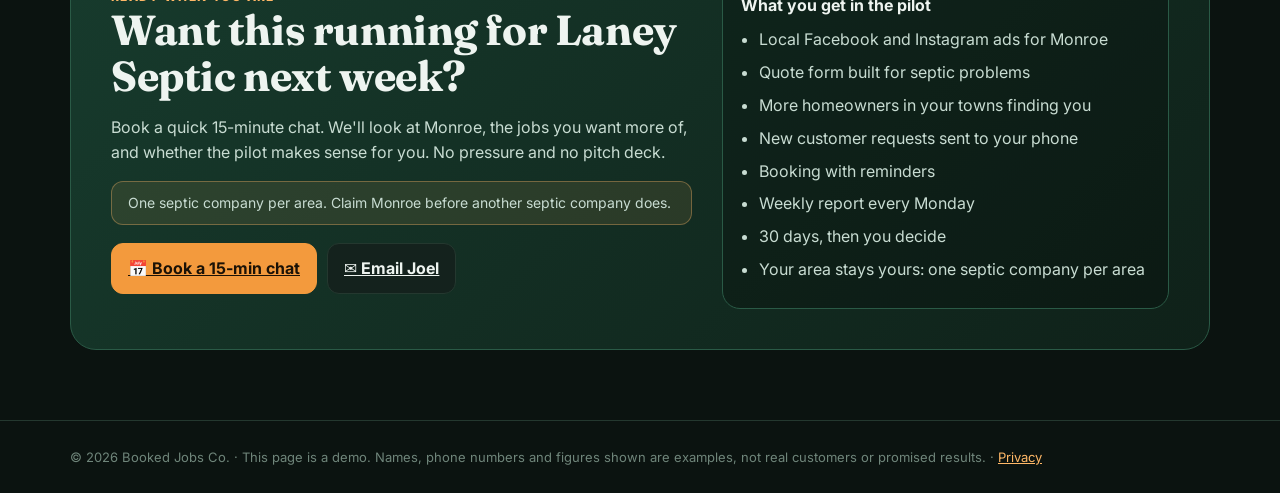
<file: pilot.html>
<!doctype html>
<html lang="en">
<head>
<meta charset="utf-8">
<meta name="viewport" content="width=device-width,initial-scale=1,viewport-fit=cover">
<title>The 30-Day Septic Pilot, Live Demo | Booked Jobs Co.</title>
<meta name="description" content="See exactly how the 30-day pilot works: the local ad, a new homeowner who never heard of you finding you, the booked visit and your weekly report. Interactive demo.">
<meta property="og:title" content="See your 30-day septic pilot before it starts">
<meta property="og:description" content="Interactive demo: the ad your neighbors see, new homeowners finding you, the booked job and your weekly report.">
<link rel="preconnect" href="https://fonts.googleapis.com">
<link href="https://fonts.googleapis.com/css2?family=Inter:wght@400;500;600;700;800&family=Fraunces:opsz,wght@9..144,600;9..144,700&display=swap" rel="stylesheet">
<style>
:root{
  --bg:#0b1310;--bg2:#101b17;--panel:#14221d;--panel2:#1a2c25;--line:#24382f;--ink:#eef4f0;--muted:#9db1a7;--dim:#6f857a;
  --brand:#2f8f6a;--brand2:#45b386;--accent:#f39a3d;--accent2:#ffb867;--blue:#3b82f6;--red:#ef4444;--fb:#1877f2;
  --r:18px;--shadow:0 20px 60px rgba(0,0,0,.45);
}
*{box-sizing:border-box}
html,body{margin:0;background:var(--bg);color:var(--ink);font-family:Inter,system-ui,-apple-system,Segoe UI,Roboto,sans-serif;line-height:1.55;-webkit-font-smoothing:antialiased}
body{overflow-x:hidden}
a{color:var(--accent2)}
button{font:inherit;cursor:pointer}
.serif{font-family:Fraunces,Georgia,serif;letter-spacing:-.01em}
.wrap{max-width:1180px;margin:0 auto;padding:0 20px}
.glow{position:fixed;inset:-20% -10% auto;height:70vh;background:radial-gradient(600px 300px at 20% 10%,rgba(47,143,106,.25),transparent 70%),radial-gradient(500px 260px at 85% 0%,rgba(243,154,61,.16),transparent 70%);pointer-events:none;z-index:0}
.top{position:sticky;top:0;z-index:50;background:rgba(11,19,16,.78);backdrop-filter:blur(14px);border-bottom:1px solid var(--line)}
.top .wrap{display:flex;align-items:center;gap:16px;height:64px}
.logo{font-weight:800;font-size:18px;text-decoration:none;color:var(--ink);white-space:nowrap}.logo span{color:var(--accent)}
.prog{flex:1;height:6px;background:var(--panel2);border-radius:99px;overflow:hidden}
.prog i{display:block;height:100%;width:0;background:linear-gradient(90deg,var(--brand2),var(--accent));transition:width .6s cubic-bezier(.2,.8,.2,1)}
.topbtn{background:var(--accent);color:#1b1206;border:0;border-radius:10px;padding:9px 14px;font-weight:700;white-space:nowrap;text-decoration:none;font-size:14px}
.topbtn.ghost{background:transparent;color:var(--ink);border:1px solid var(--line)}
main{position:relative;z-index:1}

/* HERO / PERSONALIZE */
.hero{padding:64px 20px 40px;text-align:center}
.pill{display:inline-flex;align-items:center;gap:8px;background:var(--panel);border:1px solid var(--line);padding:6px 12px;border-radius:99px;color:var(--muted);font-size:13px}
.pill b{width:8px;height:8px;border-radius:50%;background:var(--brand2);box-shadow:0 0 0 0 rgba(69,179,134,.7);animation:pulse 1.8s infinite}
@keyframes pulse{70%{box-shadow:0 0 0 10px rgba(69,179,134,0)}100%{box-shadow:0 0 0 0 rgba(69,179,134,0)}}
.hero h1{font-size:clamp(34px,5.6vw,64px);line-height:1.05;margin:18px auto 14px;max-width:900px}
.hero h1 em{font-style:normal;background:linear-gradient(90deg,var(--accent2),var(--accent));-webkit-background-clip:text;background-clip:text;color:transparent}
.hero p.lead{font-size:clamp(16px,2vw,20px);color:var(--muted);max-width:720px;margin:0 auto 28px}
.personal{display:flex;gap:10px;justify-content:center;flex-wrap:wrap;max-width:760px;margin:0 auto}
.field{display:flex;flex-direction:column;text-align:left;gap:6px;flex:1;min-width:200px}
.field label{font-size:12px;color:var(--dim);text-transform:uppercase;letter-spacing:.08em;font-weight:600}
.field input,.field select{background:var(--panel);border:1px solid var(--line);color:var(--ink);border-radius:12px;padding:13px 14px;font:inherit;outline:none}
.field input:focus{border-color:var(--brand2)}
.cta{background:linear-gradient(135deg,var(--accent),#e7792b);color:#1b1206;border:0;border-radius:14px;padding:15px 22px;font-weight:800;font-size:16px;box-shadow:0 10px 30px rgba(243,154,61,.3);align-self:flex-end;transition:transform .15s}
.cta:hover{transform:translateY(-2px)}
.sub{font-size:13px;color:var(--dim);margin-top:14px}
.stats{display:grid;grid-template-columns:repeat(4,1fr);gap:12px;max-width:900px;margin:40px auto 0}
.stat{background:var(--panel);border:1px solid var(--line);border-radius:16px;padding:16px;text-align:left}
.stat b{display:block;font-size:24px}.stat span{color:var(--muted);font-size:13px}

/* CHAPTER NAV */
.chapters{display:flex;gap:8px;overflow-x:auto;padding:18px 0 6px;scrollbar-width:none}
.chapters::-webkit-scrollbar{display:none}
.chip{flex:none;display:flex;align-items:center;gap:8px;background:var(--panel);border:1px solid var(--line);color:var(--muted);padding:9px 14px;border-radius:99px;font-weight:600;font-size:14px}
.chip .n{width:22px;height:22px;border-radius:50%;display:grid;place-items:center;background:var(--panel2);font-size:12px}
.chip.on{color:#fff;border-color:var(--brand2);background:linear-gradient(135deg,rgba(47,143,106,.35),rgba(47,143,106,.12))}
.chip.on .n{background:var(--brand2);color:#062016}
.chip.done .n{background:var(--brand);color:#fff}

/* STAGE */
.stage{display:grid;grid-template-columns:1.05fr 1fr;gap:28px;align-items:center;min-height:620px;padding:24px 0 40px}
.copy .eyebrow{color:var(--accent2);font-weight:700;letter-spacing:.12em;text-transform:uppercase;font-size:12px}
.copy h2{font-size:clamp(28px,3.6vw,44px);line-height:1.1;margin:10px 0 14px}
.copy p{color:var(--muted);font-size:17px;margin:0 0 16px}
.copy ul{list-style:none;padding:0;margin:0 0 20px}
.copy li{position:relative;padding-left:30px;margin:10px 0;color:#d4e2db}
.copy li:before{content:"";position:absolute;left:0;top:2px;width:20px;height:20px;border-radius:6px;background:rgba(69,179,134,.15) url("data:image/svg+xml,%3Csvg xmlns='http://www.w3.org/2000/svg' viewBox='0 0 20 20'%3E%3Cpath d='M5 10.5l3 3 7-7' stroke='%2345b386' stroke-width='2.2' fill='none' stroke-linecap='round'/%3E%3C/svg%3E") center/16px no-repeat}
.actions{display:flex;gap:10px;flex-wrap:wrap}
.btn{border:1px solid var(--line);background:var(--panel);color:var(--ink);border-radius:12px;padding:12px 16px;font-weight:700}
.btn.primary{background:var(--brand);border-color:var(--brand);color:#fff}
.btn.orange{background:var(--accent);border-color:var(--accent);color:#1b1206}
.btn:disabled{opacity:.45;cursor:default}
.note{font-size:12.5px;color:var(--dim);margin-top:14px}
.visual{position:relative;display:flex;justify-content:center;gap:22px;flex-wrap:wrap}
.scene{display:none;animation:fadeUp .6s cubic-bezier(.2,.8,.2,1)}
.scene.on{display:contents}
@keyframes fadeUp{from{opacity:0;transform:translateY(18px)}to{opacity:1;transform:none}}

/* PHONE */
.phone{width:290px;height:590px;border-radius:44px;background:#05080a;padding:11px;box-shadow:var(--shadow),inset 0 0 0 2px #2a3a33;position:relative;flex:none}
.phone .screen{width:100%;height:100%;border-radius:34px;overflow:hidden;background:#f0f2f5;color:#111;position:relative;font-size:13px}
.phone .notch{position:absolute;top:11px;left:50%;transform:translateX(-50%);width:110px;height:26px;background:#05080a;border-radius:0 0 16px 16px;z-index:5}
.phone .label{position:absolute;bottom:-30px;left:0;right:0;text-align:center;color:var(--muted);font-size:13px;font-weight:600}
.statusbar{height:40px;display:flex;justify-content:space-between;align-items:flex-end;padding:0 22px 4px;font-size:12px;font-weight:700;color:#111}
.phone.shake{animation:shake .5s 2}
@keyframes shake{0%,100%{transform:rotate(0)}25%{transform:rotate(-3deg)}75%{transform:rotate(3deg)}}

/* FB feed */
.fbbar{background:#fff;padding:8px 12px;display:flex;justify-content:space-between;align-items:center;border-bottom:1px solid #e4e6eb}
.fbbar b{color:var(--fb);font-size:22px;font-weight:800;letter-spacing:-.5px}
.feed{height:calc(100% - 92px);overflow:hidden;position:relative}
.feedinner{transition:transform 1.6s cubic-bezier(.4,0,.2,1)}
.post{background:#fff;margin:8px 0;padding:10px 12px}
.post .h{display:flex;gap:8px;align-items:center;margin-bottom:8px}
.av{width:34px;height:34px;border-radius:50%;flex:none;display:grid;place-items:center;color:#fff;font-weight:800}
.post .h small{display:block;color:#65676b;font-size:11px}
.post .ph{height:120px;border-radius:8px;background:linear-gradient(135deg,#cfd8dc,#eceff1)}
.ad .creative{height:170px;border-radius:0;margin:0 -12px;position:relative;overflow:hidden;background:linear-gradient(160deg,#1e3a2f,#2f8f6a 55%,#7cc8a3)}
.ad .creative .yard{position:absolute;bottom:0;left:0;right:0;height:62px;background:linear-gradient(#5aa33c,#3f7d29)}
.ad .creative .house{position:absolute;bottom:52px;right:26px;width:78px;height:54px;background:#f6efe3;border-radius:4px}
.ad .creative .house:before{content:"";position:absolute;left:-10px;right:-10px;top:-38px;border:49px solid transparent;border-bottom:32px solid #b4523a;border-top:0}
.ad .creative .puddle{position:absolute;bottom:14px;left:40px;width:110px;height:22px;border-radius:50%;background:radial-gradient(#4a5c3a,#33402a);animation:puddle 3s ease-in-out infinite}
@keyframes puddle{50%{transform:scaleX(1.12)}}
.ad .creative .tag{position:absolute;top:12px;right:12px;background:#fff;color:#b4523a;font-weight:800;font-size:11px;padding:5px 8px;border-radius:6px;transform:rotate(3deg)}
.ad .creative .headline{position:absolute;top:14px;left:14px;color:#fff;font-weight:800;font-size:17px;line-height:1.15;max-width:140px;text-shadow:0 2px 8px rgba(0,0,0,.35)}
.adfoot{display:flex;justify-content:space-between;align-items:center;background:#f0f2f5;margin:0 -12px -10px;padding:9px 12px}
.adfoot small{color:#65676b;font-size:10px;text-transform:uppercase}
.adfoot b{font-size:13px}
.fbcta{background:#e4e6eb;border:0;border-radius:6px;padding:7px 10px;font-weight:700;font-size:12px;color:#050505}
.fbcta.hot{background:var(--fb);color:#fff;box-shadow:0 0 0 0 rgba(24,119,242,.6);animation:ring 1.4s infinite}
@keyframes ring{70%{box-shadow:0 0 0 12px rgba(24,119,242,0)}100%{box-shadow:0 0 0 0 rgba(24,119,242,0)}}
.tapdot{position:absolute;width:38px;height:38px;border-radius:50%;background:rgba(255,255,255,.55);border:2px solid #fff;pointer-events:none;opacity:0;z-index:9}
.tapdot.go{animation:tap 1s ease}
@keyframes tap{0%{opacity:0;transform:scale(1.6)}30%{opacity:1;transform:scale(1)}100%{opacity:0;transform:scale(.7)}}

/* Lead form sheet */
.sheet{position:absolute;inset:auto 0 0;height:88%;background:#fff;border-radius:18px 18px 0 0;transform:translateY(105%);transition:transform .5s cubic-bezier(.2,.8,.2,1);padding:16px 14px;z-index:8;box-shadow:0 -10px 30px rgba(0,0,0,.2)}
.sheet.up{transform:none}
.sheet h4{margin:4px 0 2px;font-size:15px}
.sheet .co{font-size:11px;color:#65676b;margin-bottom:10px}
.q{font-size:12px;font-weight:700;margin:10px 0 6px}
.opts{display:grid;gap:6px}
.opt{border:1.5px solid #dadde1;background:#fff;border-radius:10px;padding:8px 10px;text-align:left;font-size:12.5px;color:#111;transition:all .2s}
.opt.sel{border-color:var(--fb);background:#e7f0ff}
.inp{border:1.5px solid #dadde1;border-radius:10px;padding:8px 10px;font-size:12.5px;margin-bottom:6px;color:#111;background:#fff;min-height:34px}
.submit{width:100%;margin-top:10px;background:var(--fb);color:#fff;border:0;border-radius:10px;padding:11px;font-weight:800}
.thanks{position:absolute;inset:0;background:#fff;display:none;flex-direction:column;align-items:center;justify-content:center;text-align:center;padding:20px;z-index:9}
.thanks.on{display:flex;animation:fadeUp .4s}
.check{width:64px;height:64px;border-radius:50%;background:#e9f8ef;display:grid;place-items:center;margin-bottom:12px}
.check svg{width:34px;height:34px}
.check path{stroke-dasharray:40;stroke-dashoffset:40;animation:draw .6s .2s forwards}
@keyframes draw{to{stroke-dashoffset:0}}

/* Messages */
.msgs{background:#fff;height:calc(100% - 40px);display:flex;flex-direction:column}
.msghead{text-align:center;padding:6px 0 10px;border-bottom:1px solid #eee}
.msghead .av{margin:0 auto 4px;width:40px;height:40px}
.msghead b{font-size:13px}.msghead small{display:block;color:#8e8e93;font-size:10px}
.thread{flex:1;padding:12px;display:flex;flex-direction:column;gap:6px;overflow:hidden}
.bub{max-width:82%;padding:8px 11px;border-radius:17px;font-size:12.5px;line-height:1.35;animation:pop .35s cubic-bezier(.2,.9,.3,1.4)}
.bub.in{background:#e9e9eb;color:#111;align-self:flex-start;border-bottom-left-radius:5px}
.bub.out{background:#0a84ff;color:#fff;align-self:flex-end;border-bottom-right-radius:5px}
.bub.typing{display:flex;gap:4px;padding:11px 13px}
.bub.typing i{width:6px;height:6px;border-radius:50%;background:#8e8e93;animation:dots 1s infinite}
.bub.typing i:nth-child(2){animation-delay:.15s}.bub.typing i:nth-child(3){animation-delay:.3s}
@keyframes dots{50%{transform:translateY(-4px);opacity:.5}}
@keyframes pop{from{transform:scale(.6);opacity:0}to{transform:none;opacity:1}}
.stamp{align-self:center;font-size:10px;color:#8e8e93;margin:4px 0}
/* Lock screen notification */
.lock{height:100%;background:linear-gradient(160deg,#1d2b3a,#0e1620 60%,#203027);color:#fff;position:relative;text-align:center}
.lock .time{font-size:56px;font-weight:300;margin-top:36px;letter-spacing:-1px}
.lock .date{font-size:13px;opacity:.8}
.notif{position:absolute;left:10px;right:10px;top:150px;background:rgba(255,255,255,.88);color:#111;border-radius:16px;padding:10px 12px;text-align:left;transform:translateY(-30px);opacity:0;transition:all .5s cubic-bezier(.2,.9,.3,1.3);backdrop-filter:blur(8px)}
.notif.on{transform:none;opacity:1}
.notif + .notif{top:236px}
.notif .app{display:flex;justify-content:space-between;font-size:10.5px;color:#555;margin-bottom:3px}
.notif b{font-size:12.5px}
.notif p{margin:2px 0 0;font-size:12px;line-height:1.3}
.callbar{position:absolute;bottom:26px;left:16px;right:16px;display:flex;gap:10px}
.callbar button{flex:1;border:0;border-radius:14px;padding:12px;font-weight:800;color:#fff}
.callbar .call{background:#34c759}
.callbar .later{background:rgba(255,255,255,.18)}
/* call screen */
.callscr{position:absolute;inset:0;background:linear-gradient(#1b2a22,#0b120f);color:#fff;display:none;flex-direction:column;align-items:center;padding-top:70px;z-index:6}
.callscr.on{display:flex;animation:fadeUp .4s}
.callscr .big{width:90px;height:90px;border-radius:50%;background:var(--brand);display:grid;place-items:center;font-size:34px;font-weight:800;margin-bottom:14px}
.callscr .timer{opacity:.75;margin-top:4px}
.callscr .say{margin:28px 16px 0;background:rgba(255,255,255,.08);border-radius:14px;padding:12px;font-size:12.5px;text-align:left;line-height:1.45;min-height:110px}
.callscr .end{margin-top:auto;margin-bottom:34px;width:64px;height:64px;border-radius:50%;background:#ff3b30;border:0}

/* Stopwatch */
.watch{width:100%;max-width:620px;display:flex;justify-content:center;gap:10px;align-items:center;margin-bottom:6px;flex-basis:100%}
.watch .clock{font-variant-numeric:tabular-nums;font-size:34px;font-weight:800;background:var(--panel);border:1px solid var(--line);border-radius:14px;padding:6px 16px;min-width:150px;text-align:center}
.watch .lbl{color:var(--muted);font-size:13px;max-width:220px}

/* Calendar */
.cal{width:min(520px,100%);background:var(--panel);border:1px solid var(--line);border-radius:var(--r);padding:18px;box-shadow:var(--shadow)}
.cal h4{margin:0 0 4px}.cal .muted{color:var(--muted);font-size:13px}
.calgrid{display:grid;grid-template-columns:52px repeat(5,1fr);gap:6px;margin-top:14px;font-size:12px}
.calgrid .hd{color:var(--muted);text-align:center;font-weight:700}
.calgrid .tm{color:var(--dim);text-align:right;padding-right:4px;line-height:38px}
.slot{height:38px;border-radius:9px;background:var(--panel2);border:1px dashed transparent;position:relative}
.slot.busy{background:repeating-linear-gradient(45deg,#1e3029,#1e3029 6px,#22362e 6px,#22362e 12px)}
.slot.open{border-color:#2f5446;cursor:pointer}
.slot.open:hover{background:#21382f}
.slot.booked{background:linear-gradient(135deg,var(--accent),#e7792b);color:#1b1206;font-weight:800;font-size:10.5px;padding:3px 6px;line-height:1.2;animation:pop .4s;border:0}
.confirm{margin-top:14px;display:none;gap:12px;align-items:center;background:rgba(69,179,134,.12);border:1px solid rgba(69,179,134,.4);border-radius:12px;padding:12px}
.confirm.on{display:flex;animation:fadeUp .4s}

/* Dashboard */
.dash{width:min(560px,100%);background:#0f1a16;border:1px solid var(--line);border-radius:20px;padding:18px;box-shadow:var(--shadow)}
.dash .dh{display:flex;justify-content:space-between;align-items:center;margin-bottom:14px}
.dash .dh b{font-size:15px}.dash .dh > span{font-size:12px;color:var(--muted);background:var(--panel);padding:4px 9px;border-radius:99px}
.kpis{display:grid;grid-template-columns:repeat(4,1fr);gap:8px}
.kpi{background:var(--panel);border:1px solid var(--line);border-radius:12px;padding:10px}
.kpi small{color:var(--muted);font-size:11px;display:block}
.kpi b{font-size:22px;font-variant-numeric:tabular-nums}
.kpi .up{color:var(--brand2);font-size:11px;font-weight:700}
.chart{margin-top:12px;background:var(--panel);border:1px solid var(--line);border-radius:12px;padding:12px}
.chart svg{width:100%;height:150px;display:block}
.funnel{display:grid;gap:6px;margin-top:12px}
.fun{display:grid;grid-template-columns:110px 1fr 40px;gap:8px;align-items:center;font-size:12.5px;color:var(--muted)}
.fun .bar{height:12px;border-radius:99px;background:var(--panel2);overflow:hidden}
.fun .bar i{display:block;height:100%;width:0;border-radius:99px;background:linear-gradient(90deg,var(--brand2),var(--accent));transition:width 1.4s cubic-bezier(.2,.8,.2,1)}
.fun b{color:var(--ink);text-align:right}
.leadrow{display:grid;grid-template-columns:1fr auto auto;gap:10px;font-size:12px;padding:7px 0;border-top:1px solid var(--line);color:#cfe0d7}
.badge{font-size:10.5px;font-weight:800;padding:2px 7px;border-radius:99px}
.badge.g{background:rgba(69,179,134,.18);color:var(--brand2)}.badge.o{background:rgba(243,154,61,.18);color:var(--accent2)}.badge.b{background:rgba(59,130,246,.18);color:#8db7ff}

/* Calculator */
.calc{width:min(540px,100%);background:var(--panel);border:1px solid var(--line);border-radius:20px;padding:20px;box-shadow:var(--shadow)}
.rng{margin:14px 0}
.rng .t{display:flex;justify-content:space-between;font-size:13.5px;color:var(--muted)}
.rng .t b{color:var(--ink)}
input[type=range]{width:100%;accent-color:var(--accent);margin-top:6px}
.result{margin-top:16px;display:grid;grid-template-columns:1fr 1fr;gap:10px}
.result div{background:var(--bg2);border:1px solid var(--line);border-radius:14px;padding:14px}
.result small{color:var(--muted);font-size:12px}.result b{display:block;font-size:26px;font-variant-numeric:tabular-nums}
.result .hero2{grid-column:1/-1;background:linear-gradient(135deg,rgba(47,143,106,.3),rgba(243,154,61,.18));border-color:rgba(243,154,61,.35)}
.result .hero2 b{font-size:36px}

/* Timeline */
.tl{width:min(560px,100%);position:relative;padding-left:26px}
.tl:before{content:"";position:absolute;left:9px;top:6px;bottom:6px;width:2px;background:var(--line)}
.tl .ev{position:relative;background:var(--panel);border:1px solid var(--line);border-radius:14px;padding:12px 14px;margin-bottom:10px;cursor:pointer;transition:border-color .2s}
.tl .ev:before{content:"";position:absolute;left:-23px;top:16px;width:12px;height:12px;border-radius:50%;background:var(--panel2);border:2px solid var(--brand2)}
.tl .ev.on{border-color:var(--brand2)}
.tl .ev.on:before{background:var(--brand2)}
.tl .ev .d{font-size:11px;font-weight:800;color:var(--accent2);letter-spacing:.08em}
.tl .ev b{display:block;margin:2px 0}
.tl .ev p{margin:0;color:var(--muted);font-size:13.5px;display:none}
.tl .ev.on p{display:block}
.who{display:inline-block;font-size:10.5px;font-weight:800;padding:2px 7px;border-radius:99px;margin-left:6px;vertical-align:middle}
.who.us{background:rgba(69,179,134,.18);color:var(--brand2)}.who.you{background:rgba(243,154,61,.18);color:var(--accent2)}

/* Build checklist (chapter 1) */
.build{width:min(520px,100%);display:grid;gap:10px}
.task{display:flex;gap:12px;align-items:center;background:var(--panel);border:1px solid var(--line);border-radius:14px;padding:14px;opacity:.45;transform:translateX(10px);transition:all .5s}
.task.on{opacity:1;transform:none;border-color:rgba(69,179,134,.45)}
.task .ic{width:42px;height:42px;border-radius:12px;display:grid;place-items:center;flex:none;font-size:20px;background:var(--panel2)}
.task b{display:block}.task small{color:var(--muted)}
.task .st{margin-left:auto;font-size:11px;font-weight:800;color:var(--dim);white-space:nowrap}
.task.on .st{color:var(--brand2)}
.spin{width:14px;height:14px;border:2px solid var(--line);border-top-color:var(--accent);border-radius:50%;display:inline-block;animation:sp 0.8s linear infinite;vertical-align:-2px}
@keyframes sp{to{transform:rotate(360deg)}}

/* Final CTA */
.final{margin:30px 0 70px;background:linear-gradient(135deg,#173b2d,#0f2119);border:1px solid #2a5a46;border-radius:26px;padding:40px;display:grid;grid-template-columns:1.3fr 1fr;gap:30px;align-items:center}
.final h2{font-size:clamp(28px,3.4vw,42px);margin:0 0 10px;line-height:1.1}
.final p{color:#c8dcd2}
.final .box{background:rgba(0,0,0,.25);border:1px solid #2a5a46;border-radius:18px;padding:18px}
.final .box li{margin:8px 0}
footer{border-top:1px solid var(--line);padding:26px 0;color:var(--dim);font-size:13px}
.floating{position:fixed;right:18px;bottom:18px;z-index:60;display:flex;gap:8px}
.floating button{border:1px solid var(--line);background:rgba(20,34,29,.92);backdrop-filter:blur(8px);color:var(--ink);border-radius:12px;padding:10px 14px;font-weight:700;box-shadow:var(--shadow)}
.toast{position:fixed;left:50%;bottom:24px;transform:translate(-50%,40px);opacity:0;background:var(--ink);color:#0b1310;padding:10px 16px;border-radius:12px;font-weight:700;z-index:80;transition:all .4s}
.toast.on{transform:translate(-50%,0);opacity:1}

.stage[data-ch="3"]{grid-template-columns:.85fr 1.15fr}
.stage[data-ch="3"] .phone{width:258px;height:530px;border-radius:40px}
.stage[data-ch="3"] .phone .screen{border-radius:31px}
@media (max-width:900px){
  .stage[data-ch="3"]{grid-template-columns:1fr}
  .stage{grid-template-columns:1fr;min-height:0}
  .visual{order:-1}
  .stats{grid-template-columns:repeat(2,1fr)}
  .final{grid-template-columns:1fr;padding:26px}
  .kpis{grid-template-columns:repeat(2,1fr)}
  .top .prog{display:none}
}
@media (max-width:640px){
  .phone{width:250px;height:510px;border-radius:38px}
  .phone .screen{border-radius:29px}
  .visual{gap:14px}
  .phone.second{display:none}
  .floating{left:12px;right:12px;justify-content:center}
  .topbtn.ghost{display:none}
}
@media (prefers-reduced-motion:reduce){*{animation-duration:.01ms!important;transition-duration:.01ms!important}}
.arealock{max-width:720px;margin:14px 0 0;padding:11px 16px;border-radius:12px;background:rgba(255,184,103,.10);border:1px solid rgba(255,184,103,.35);color:#ffe1bd;font-size:14px;line-height:1.45}.arealock b{color:var(--accent2)}
</style>
<link rel="icon" href="/favicon.ico" sizes="48x48"><link rel="icon" href="/favicon.svg" type="image/svg+xml"><link rel="icon" href="/favicon-32.png" type="image/png" sizes="32x32"><link rel="apple-touch-icon" href="/apple-touch-icon.png"><link rel="manifest" href="/site.webmanifest"><meta name="theme-color" content="#1f4e3d">
<script src="/rep.js"></script></head>
<body>
<div class="glow"></div>
<header class="top"><div class="wrap">
  <a class="logo" href="/">Booked Jobs <span>Co.</span></a>
  <div class="prog"><i id="progbar"></i></div>
  <a class="topbtn ghost" href="/septic">About the pilot</a>
  <a class="topbtn book" href="#book">Book a 15-min chat</a>
</div></header>

<main>
<!-- HERO -->
<section class="hero wrap" id="intro">
  <span class="pill"><b></b> Interactive demo · takes about 3 minutes</span>
  <h1 class="serif">See your 30-day septic pilot <em>before it even starts.</em></h1>
  <p class="lead">Tap through the exact steps: the ad your neighbors see, a homeowner who never heard of you finding you, the job landing on your calendar, and the report you get every week.</p>
  <div class="personal">
    <div class="field"><label for="inCo">Your company name</label><input id="inCo" placeholder="e.g. Laney Septic" maxlength="40"></div>
    <div class="field"><label for="inTown">Main town you serve</label><input id="inTown" placeholder="e.g. Monroe, NC" maxlength="30"></div>
    <button class="cta" id="startBtn">Start the demo →</button>
  </div>
  <div class="sub">Leave it blank and we'll use an example company. Nothing you type is saved or sent anywhere.</div>
  <div class="arealock"><b>One septic company per area.</b> Once a septic company in <span data-town="your area">your area</span> says yes, that area is taken and I move on to the next town.</div>
  <div class="stats">
    <div class="stat"><b>Your towns</b><span>ads only where you work</span></div>
    <div class="stat"><b>More jobs</b><span>on your calendar each month</span></div>
    <div class="stat"><b>30 days</b><span>pilot, no long contract</span></div>
    <div class="stat"><b>Weekly</b><span>plain-English report</span></div>
  </div>
</section>

<section class="wrap" id="tour">
  <nav class="chapters" id="chips"></nav>

  <!-- CH1 BUILD -->
  <div class="stage" data-ch="1">
    <div class="copy">
      <div class="eyebrow">Step 1 · Days 1 to 5</div>
      <h2 class="serif">We build everything. You keep running jobs.</h2>
      <p>Before anything goes live, we set up the whole thing for <b class="co">your company</b>. You give us about 20 minutes on a call. That's it.</p>
      <ul>
        <li>Ads aimed only at homeowners in <span class="town">your area</span> and the towns around it</li>
        <li>A short form that asks the questions you'd ask on the phone</li>
        <li>Every request sent straight to your phone</li>
        <li>A simple tracker so every new customer is counted</li>
      </ul>
      <div class="actions"><button class="btn primary" id="buildBtn">▶ Watch the setup</button><button class="btn" data-next>Next: the ad →</button></div>
    </div>
    <div class="visual"><div class="scene on">
      <div class="build" id="build">
        <div class="task"><div class="ic">🎯</div><div><b>Local ad targeting</b><small>Homeowners within 25 miles of <span class="town">your area</span></small></div><span class="st">Waiting</span></div>
        <div class="task"><div class="ic">🖼️</div><div><b>Ad pictures and words</b><small>Built around backups, smells and soggy yards</small></div><span class="st">Waiting</span></div>
        <div class="task"><div class="ic">📝</div><div><b>Quote request form</b><small>Name, phone, town and what's going on</small></div><span class="st">Waiting</span></div>
        <div class="task"><div class="ic">📲</div><div><b>Requests straight to you</b><small>Alert to your phone with their details</small></div><span class="st">Waiting</span></div>
        <div class="task"><div class="ic">📊</div><div><b>Lead tracker and weekly report</b><small>Every lead, call and booked job in one place</small></div><span class="st">Waiting</span></div>
      </div>
    </div></div>
  </div>

  <!-- CH2 AD -->
  <div class="stage" data-ch="2">
    <div class="copy">
      <div class="eyebrow">Step 2 · The ad</div>
      <h2 class="serif">A homeowner in <span class="town">your area</span> scrolls Facebook. Your ad shows up.</h2>
      <p>No fancy video. Just a clear message to homeowners who need help and have never heard of you: slow drains, a smell in the yard, a failed inspection before selling the house.</p>
      <ul>
        <li>Shown only in the towns you actually serve</li>
        <li>Aimed at repair and replacement jobs, not just $350 pump-outs</li>
        <li>One tap opens a short form, already filled with their Facebook name and number</li>
      </ul>
      <div class="actions"><button class="btn orange" id="adBtn">▶ Play: homeowner sees the ad</button><button class="btn" data-next>Next: she finds you →</button></div>
      <div class="note">Tip: you can tap the blue button and the form answers yourself.</div>
    </div>
    <div class="visual"><div class="scene on">
      <div class="phone" id="fbPhone"><div class="notch"></div><div class="screen">
        <div class="statusbar"><span>9:41</span><span>●●● 􀙇 🔋</span></div>
        <div class="fbbar"><b>facebook</b><span>🔍 💬</span></div>
        <div class="feed"><div class="feedinner" id="feedInner">
          <div class="post"><div class="h"><div class="av" style="background:#8e44ad">M</div><div><b>Megan Hart</b><small>2h · 🌎</small></div></div><div>Fall soccer is DONE ⚽ so proud of these kids!</div><div class="ph" style="margin-top:8px"></div></div>
          <div class="post"><div class="h"><div class="av" style="background:#e67e22">T</div><div><b>Town Community Group</b><small>5h · 👥</small></div></div><div>Anyone know a good septic company? Yard smells awful after the rain 😩</div></div>
          <div class="post ad" id="theAd">
            <div class="h"><div class="av" style="background:var(--brand)" id="adAv">L</div><div><b class="co">Your Company</b><small>Sponsored · 🌎</small></div></div>
            <div style="margin-bottom:8px">Slow drains, gurgling pipes or a soggy yard in <span class="town">your town</span>? Local septic help from a company your neighbors trust. Tap for a free quote.</div>
            <div class="creative"><div class="headline">Septic trouble? Local help near you.</div><div class="tag">LOCAL · TRUSTED</div><div class="house"></div><div class="yard"></div><div class="puddle"></div></div>
            <div class="adfoot"><div><small>Free quote</small><br><b>Septic help in <span class="town">your town</span></b></div><button class="fbcta" id="getQuote">Get quote</button></div>
          </div>
          <div class="post"><div class="h"><div class="av" style="background:#16a085">J</div><div><b>Jake Miller</b><small>8h</small></div></div><div>Deer season prep 🦌</div><div class="ph" style="margin-top:8px"></div></div>
        </div></div>
        <div class="tapdot" id="tap1"></div>
        <div class="sheet" id="sheet">
          <h4>Get a free septic quote</h4>
          <div class="co">from <b class="co">Your Company</b> · takes 20 seconds</div>
          <div class="q">What's going on?</div>
          <div class="opts" id="opts">
            <button class="opt" data-v="Slow drains or backup">🚽 Slow drains or backup</button>
            <button class="opt" data-v="Soggy yard or smell">💧 Soggy yard or smell</button>
            <button class="opt" data-v="Failed inspection">📋 Failed inspection (selling house)</button>
            <button class="opt" data-v="Need a new system">🏗️ Need a new system</button>
            <button class="opt" data-v="Just pumping">🚛 Just need pumping</button>
          </div>
          <div class="q">Your details</div>
          <div class="inp" id="fName">Sarah Collins</div>
          <div class="inp" id="fPhone">(704) 555-0142</div>
          <button class="submit" id="submitForm">Send request</button>
          <div class="thanks" id="thanks"><div class="check"><svg viewBox="0 0 40 40"><path d="M10 21l7 7 14-15" stroke="#16a34a" stroke-width="4" fill="none" stroke-linecap="round" stroke-linejoin="round"/></svg></div><b>Request sent!</b><p style="color:#65676b;font-size:12px;margin:6px 0 0"><span class="co">Your Company</span> will text you right now.</p></div>
        </div>
      </div><div class="label">Homeowner's phone</div></div>
    </div></div>
  </div>

  <!-- CH3 SHE FINDS YOU -->
  <div class="stage" data-ch="3">
    <div class="copy">
      <div class="eyebrow">Step 3 · She finds you</div>
      <h2 class="serif">She'd never heard of you. Now she's your customer.</h2>
      <p>She's not a referral and she's not a repeat customer. She saw your ad, liked what she saw and sent her request to you. It comes straight to you, even if your crew is in a hole on another job.</p>
      <ul>
        <li><b>The homeowner</b> gets a friendly text from <span class="co">your company</span> confirming her request</li>
        <li><b>You</b> get an alert with their name, town and problem, plus a one-tap call button</li>
        <li>Every request is tracked by name, so no job slips through the cracks</li>
      </ul>
      <div class="actions"><button class="btn orange" id="fastBtn">▶ Play it</button><button class="btn" data-next>Next: the booked job →</button></div>
    </div>
    <div class="visual"><div class="scene on">
      <div class="watch"><div class="clock" id="clock">NEW</div><div class="lbl" id="clockLbl">Press play to see a brand-new customer reach you.</div></div>
      <div class="phone"><div class="notch"></div><div class="screen">
        <div class="statusbar"><span>9:42</span><span>●●● 🔋</span></div>
        <div class="msgs"><div class="msghead"><div class="av" style="background:var(--brand)" id="smsAv">L</div><b class="co">Your Company</b><small>Text message</small></div>
          <div class="thread" id="hoThread"></div></div>
      </div><div class="label">Sarah (homeowner)</div></div>
      <div class="phone second" id="ownerPhone"><div class="notch"></div><div class="screen">
        <div class="lock"><div class="time" id="ownTime">9:42</div><div class="date">Tuesday · on a job site</div>
          <div class="notif" id="n1"><div class="app"><span>💬 BOOKED JOBS ALERT</span><span>now</span></div><b>🔥 New septic lead</b><p id="n1t">Sarah Collins · your town · Slow drains or backup</p></div>
          <div class="notif" id="n2"><div class="app"><span>📧 EMAIL</span><span>now</span></div><b>Lead details + call script</b><p>Tap to see what she said and what to say back.</p></div>
          <div class="callbar"><button class="later">Later</button><button class="call" id="callBtn">📞 Call Sarah</button></div>
          <div class="callscr" id="callScr"><div class="big">S</div><b>Sarah Collins</b><div class="timer" id="callTimer">calling…</div><div class="say" id="callSay"></div><button class="end" id="endCall">✕</button></div>
        </div>
      </div><div class="label">You (the owner)</div></div>
    </div></div>
  </div>

  <!-- CH4 BOOKED -->
  <div class="stage" data-ch="4">
    <div class="copy">
      <div class="eyebrow">Step 4 · Booked</div>
      <h2 class="serif">The visit lands on your calendar. Not on your competitor's.</h2>
      <p>You call, quote a time, done. If you'd rather not call, the homeowner can pick a slot from your open times instead. Either way, they get a confirmation text and a reminder the day before, so fewer no-shows.</p>
      <ul>
        <li>Works with the calendar you already use</li>
        <li>Reminder text the day before and 1 hour before</li>
        <li>You see which ad and which town every job came from</li>
      </ul>
      <div class="actions"><button class="btn orange" id="bookBtn">▶ Book Sarah's visit</button><button class="btn" data-next>Next: your weekly report →</button></div>
      <div class="note">Or tap any open slot on the calendar yourself.</div>
    </div>
    <div class="visual"><div class="scene on">
      <div class="cal">
        <h4><span class="co">Your Company</span> · this week</h4>
        <div class="muted">Grey = already booked · outlined = open</div>
        <div class="calgrid" id="calgrid"></div>
        <div class="confirm" id="confirm"><div style="font-size:26px">✅</div><div><b>Sarah Collins · Wed 10:00 AM</b><div class="muted" id="confTxt">Slow drains or backup · confirmation text sent · reminder set</div></div></div>
      </div>
    </div></div>
  </div>

  <!-- CH5 REPORT -->
  <div class="stage" data-ch="5">
    <div class="copy">
      <div class="eyebrow">Step 5 · Every Monday</div>
      <h2 class="serif">One simple report. Real numbers, no fluff.</h2>
      <p>Every week you see exactly who reached out, what got booked and what it's worth. If something isn't working, you'll see it as fast as we do.</p>
      <ul>
        <li>New customers, booked jobs and revenue</li>
        <li>Which towns and which problems bring the best jobs</li>
        <li>Every lead listed by name, so nothing slips through</li>
      </ul>
      <div class="actions"><button class="btn orange" id="dashBtn">▶ Show an example week</button><button class="btn" data-next>Next: what it's worth →</button></div>
      <div class="note">These are example numbers to show what the report looks like. Your real numbers depend on your area and your prices.</div>
    </div>
    <div class="visual"><div class="scene on">
      <div class="dash">
        <div class="dh"><b>📊 <span class="co">Your Company</span> · Week 2</b><span>example data</span></div>
        <div class="kpis">
          <div class="kpi"><small>Leads</small><b data-k="leads">0</b><div class="up">quote requests</div></div>
          <div class="kpi"><small>Booked rate</small><b data-k="fast">0</b><div class="up">% of leads</div></div>
          <div class="kpi"><small>Booked visits</small><b data-k="booked">0</b><div class="up">on your calendar</div></div>
          <div class="kpi"><small>Revenue</small><b data-k="cpb">$0</b><div class="up">from booked jobs</div></div>
        </div>
        <div class="chart"><svg viewBox="0 0 500 150" id="chart" preserveAspectRatio="none"></svg></div>
        <div class="funnel">
          <div class="fun"><span>Saw the ad</span><div class="bar"><i data-w="100"></i></div><b>4,860</b></div>
          <div class="fun"><span>Asked for a quote</span><div class="bar"><i data-w="62"></i></div><b>21</b></div>
          <div class="fun"><span>Reached by phone</span><div class="bar"><i data-w="48"></i></div><b>16</b></div>
          <div class="fun"><span>Booked a visit</span><div class="bar"><i data-w="30"></i></div><b>9</b></div>
        </div>
        <div style="margin-top:12px">
          <div class="leadrow"><span>Sarah C. · <span class="town">your town</span></span><span class="badge o">Backup</span><span class="badge g">Booked</span></div>
          <div class="leadrow"><span>Mike R. · 8 mi away</span><span class="badge b">Inspection</span><span class="badge g">Booked</span></div>
          <div class="leadrow"><span>Dana P. · 12 mi away</span><span class="badge o">Soggy yard</span><span class="badge b">Called, quoting</span></div>
        </div>
      </div>
    </div></div>
  </div>

  <!-- CH6 CALCULATOR -->
  <div class="stage" data-ch="6">
    <div class="copy">
      <div class="eyebrow">Step 6 · Your numbers</div>
      <h2 class="serif">What could one month be worth to you?</h2>
      <p>Move the sliders to match your business. The math is simple: a few extra jobs a month from homeowners who never heard of you, on top of the work you already get.</p>
      <ul>
        <li>Septic repairs and drain field work often run in the thousands. A new system can run much higher. Use your own average.</li>
        <li>These are extra jobs on top of your referrals, not instead of them.</li>
      </ul>
      <div class="actions"><button class="btn" data-next>Next: the 30-day plan →</button></div>
      <div class="note">This is a calculator, not a promise. It shows what's possible at the numbers you choose.</div>
    </div>
    <div class="visual"><div class="scene on">
      <div class="calc">
        <div class="rng"><div class="t"><span>Extra jobs a month</span><b id="vX">4</b></div><input type="range" id="rX" min="1" max="15" step="1" value="4"></div>
        <div class="rng"><div class="t"><span>Your average repair or replacement job</span><b id="vJob">$2,500</b></div><input type="range" id="rJob" min="500" max="15000" step="250" value="2500"></div>
        <div class="result">
          <div><small>Extra jobs a month</small><b id="oJobs">4</b></div>
          <div><small>Extra jobs a year</small><b id="oYearJobs">48</b></div>
          <div><small>Extra revenue a year</small><b id="oYear">$120,000</b></div>
          <div><small>On top of</small><b>Referrals</b></div>
          <div class="hero2"><small>Possible extra revenue in a month</small><b id="oRev">$10,000</b></div>
        </div>
      </div>
    </div></div>
  </div>

  <!-- CH7 30 DAYS -->
  <div class="stage" data-ch="7">
    <div class="copy">
      <div class="eyebrow">Step 7 · The 30-day pilot</div>
      <h2 class="serif">Here's the whole month, day by day.</h2>
      <p>Tap each step. Green is what we do. Orange is the little bit we need from you.</p>
      <ul>
        <li>No long contract. After 30 days you look at the booked jobs and decide.</li>
        <li>You own the ad account, the form and the leads. Always.</li>
        <li>One person to talk to: <span data-rep-name>Joel</span>, on text or call.</li>
      </ul>
      <div class="actions"><a class="btn orange book" href="#book">Book a 15-min chat</a><button class="btn" id="replayBtn">↺ Replay the demo</button></div>
    </div>
    <div class="visual"><div class="scene on">
      <div class="tl" id="tl">
        <div class="ev on"><div class="d">DAY 1</div><b>20-minute kickoff call <span class="who you">YOU</span></b><p>Your towns, the jobs you want more of, your best phone number and the hours you take calls.</p></div>
        <div class="ev"><div class="d">DAYS 2 TO 5</div><b>We build everything <span class="who us">US</span></b><p>Ads, form, texts, alerts to your phone and the lead tracker. You approve the ad before it goes live.</p></div>
        <div class="ev"><div class="d">DAY 6</div><b>Ads go live <span class="who us">US</span></b><p>We start small, watch every lead come in, and make sure every request reaches your phone.</p></div>
        <div class="ev"><div class="d">DAYS 6 TO 30</div><b>Homeowners find you, you book jobs <span class="who you">YOU</span></b><p>When a request comes in, you call and book it. We keep more homeowners finding you all month.</p></div>
        <div class="ev"><div class="d">EVERY MONDAY</div><b>Weekly report and tune-up <span class="who us">US</span></b><p>We cut what isn't working, push what is, and send you the numbers in plain English.</p></div>
        <div class="ev"><div class="d">DAY 30</div><b>Look at the jobs. Decide. <span class="who you">YOU</span></b><p>Keep going month to month, change things up, or stop. Your call, no hard feelings.</p></div>
      </div>
    </div></div>
  </div>
</section>

<!-- FINAL -->
<section class="wrap" id="book">
  <div class="final">
    <div>
      <div class="eyebrow" style="color:var(--accent2);font-weight:800;letter-spacing:.12em;font-size:12px">READY WHEN YOU ARE</div>
      <h2 class="serif">Want this running for <span class="co">your company</span> next week?</h2>
      <p>Book a quick 15-minute chat. We'll look at <span class="town">your area</span>, the jobs you want more of, and whether the pilot makes sense for you. No pressure and no pitch deck.</p>
      <p class="arealock">One septic company per area. Claim <span class="town">your area</span> before another septic company does.</p>
      <div class="actions" style="margin-top:18px"><a class="btn orange" id="calLink" href="https://calendly.com/joel-nnamani-bookedjobshq/pilot-chat" target="_blank" rel="noopener">📅 Book a 15-min chat</a><a class="btn" href="mailto:joel.nnamani@bookedjobshq.com?subject=Septic%20pilot%20question">✉️ Email Joel</a></div>
    </div>
    <div class="box">
      <b>What you get in the pilot</b>
      <ul style="padding-left:18px;color:#c8dcd2;margin:10px 0 0">
        <li>Local Facebook and Instagram ads for <span class="town">your area</span></li>
        <li>Quote form built for septic problems</li>
        <li>More homeowners in your towns finding you</li>
        <li>New customer requests sent to your phone</li>
        <li>Booking with reminders</li>
        <li>Weekly report every Monday</li>
        <li>30 days, then you decide</li>
        <li>Your area stays yours: one septic company per area</li>
      </ul>
    </div>
  </div>
</section>
</main>

<footer><div class="wrap">© 2026 Booked Jobs Co. · This page is a demo. Names, phone numbers and figures shown are examples, not real customers or promised results. · <a href="/privacy">Privacy</a></div></footer>

<div class="floating"><button id="prevBtn">← Back</button><button id="autoBtn">▶ Auto-play tour</button><button id="nextBtn">Next →</button></div>
<div class="toast" id="toast"></div>
<script>
/* ===== CONFIG: paste your Calendly link here ===== */
const CAL_URL = (window.REP && REP.cal) || 'https://calendly.com/joel-nnamani-bookedjobshq/pilot-chat';
/* ================================================ */
const $=s=>document.querySelector(s), $$=s=>[...document.querySelectorAll(s)];
const sleep=ms=>new Promise(r=>setTimeout(r,ms));
let runId=0; // cancels running animations when chapter changes
const alive=id=>id===runId;
const state={co:'Laney Septic',town:'Monroe, NC',problem:'Slow drains or backup',cur:0,auto:false};

/* ---------- personalization ---------- */
function owner(){return state.co.split(/\s+/)[0]}
function applyNames(){
  $$('.co').forEach(e=>e.textContent=state.co);
  const t=state.town.split(',')[0];
  $$('.town').forEach(e=>e.textContent=t);
  ['adAv','smsAv'].forEach(id=>{const el=document.getElementById(id); if(el) el.textContent=state.co.trim()[0].toUpperCase()});
  $('#n1t').textContent=`Sarah Collins · ${t} · ${state.problem}`;
  if(CAL_URL) $$('#calLink, a.book').forEach(a=>{a.href=CAL_URL;a.target='_blank'});
}
(function init(){
  const p=new URLSearchParams(location.search);
  if(p.get('co')){state.co=p.get('co');$('#inCo').value=state.co}
  if(p.get('town')){state.town=p.get('town');$('#inTown').value=state.town}
  applyNames();
})();
$('#startBtn').onclick=()=>{
  const c=$('#inCo').value.trim(), t=$('#inTown').value.trim();
  if(c) state.co=c; if(t) state.town=t;
  applyNames(); go(1,true);
  $('#tour').scrollIntoView({behavior:'smooth'});
};

/* ---------- chapter engine ---------- */
const stages=$$('.stage'); const N=stages.length;
const names=['We build it','The ad','A new customer','Booked','Weekly report','Your numbers','The 30 days'];
$('#chips').innerHTML=names.map((n,i)=>`<button class="chip" data-i="${i+1}"><span class="n">${i+1}</span>${n}</button>`).join('');
$$('.chip').forEach(c=>c.onclick=()=>go(+c.dataset.i,true));
function go(i,play){
  i=Math.max(1,Math.min(N,i)); state.cur=i; runId++;
  stages.forEach(s=>s.style.display=(+s.dataset.ch===i)?'grid':'none');
  $$('.chip').forEach(c=>{const k=+c.dataset.i;c.classList.toggle('on',k===i);c.classList.toggle('done',k<i)});
  $('#progbar').style.width=(i/N*100)+'%';
  $('#prevBtn').disabled=i===1; $('#nextBtn').textContent=i===N?'Book a chat →':'Next →';
  resetCh(i);
  if(play) setTimeout(()=>playCh(i),350);
  const chip=$(`.chip[data-i="${i}"]`); chip&&chip.scrollIntoView({block:'nearest',inline:'center',behavior:'smooth'});
}
$$('[data-next]').forEach(b=>b.onclick=()=>{go(state.cur+1,true);$('#tour').scrollIntoView({behavior:'smooth'})});
$('#prevBtn').onclick=()=>{state.auto=false;go(state.cur-1,true)};
$('#nextBtn').onclick=()=>{state.auto=false; if(state.cur===N){location.hash='book';$('#book').scrollIntoView({behavior:'smooth'})} else go(state.cur+1,true)};
document.addEventListener('keydown',e=>{if(e.target.tagName==='INPUT')return; if(e.key==='ArrowRight')go(state.cur+1,true); if(e.key==='ArrowLeft')go(state.cur-1,true)});
$('#replayBtn').onclick=()=>{go(1,true);$('#tour').scrollIntoView({behavior:'smooth'})};
$('#autoBtn').onclick=async()=>{
  state.auto=!state.auto; $('#autoBtn').textContent=state.auto?'⏸ Pause tour':'▶ Auto-play tour';
  if(!state.auto) return;
  $('#tour').scrollIntoView({behavior:'smooth'});
  for(let i=state.cur||1;i<=N&&state.auto;i++){
    go(i,false); const id=runId; await sleep(400); await playCh(i); if(!state.auto||!alive(id))return; await sleep(2600);
  }
  state.auto=false; $('#autoBtn').textContent='▶ Auto-play tour';
};
function toast(t){const el=$('#toast');el.textContent=t;el.classList.add('on');clearTimeout(el._t);el._t=setTimeout(()=>el.classList.remove('on'),2600)}

function resetCh(i){
  if(i===1) $$('#build .task').forEach(t=>{t.classList.remove('on');t.querySelector('.st').textContent='Waiting'});
  if(i===2){ $('#feedInner').style.transform='translateY(0)'; $('#sheet').classList.remove('up'); $('#thanks').classList.remove('on'); $$('.opt').forEach(o=>o.classList.remove('sel')); $('#getQuote').classList.remove('hot'); }
  if(i===3){ $('#hoThread').innerHTML=''; $('#clock').textContent='NEW'; $('#clockLbl').textContent='Press play to see a brand-new customer reach you.'; $$('.notif').forEach(n=>n.classList.remove('on')); $('#callScr').classList.remove('on'); $('#callSay').textContent=''; }
  if(i===4){ buildCal(); $('#confirm').classList.remove('on'); }
  if(i===5){ $$('.kpi b').forEach(b=>b.textContent=b.dataset.k==='cpb'?'$0':'0'); $$('.fun .bar i').forEach(x=>x.style.width='0'); $('#chart').innerHTML=''; }
  if(i===6) calc();
}
async function playCh(i){
  const id=runId;
  if(i===1) return playBuild(id);
  if(i===2) return playAd(id);
  if(i===3) return playFast(id);
  if(i===4) return playBook(id);
  if(i===5) return playDash(id);
  if(i===7) return playTl(id);
}

/* ---------- CH1 build ---------- */
async function playBuild(id){
  for(const t of $$('#build .task')){
    if(!alive(id))return; const st=t.querySelector('.st');
    t.classList.add('on'); st.innerHTML='<span class="spin"></span> Building'; await sleep(700); if(!alive(id))return;
    st.textContent='✓ Ready';
  }
  toast('Setup done. Ads are ready to go live.');
}
$('#buildBtn').onclick=()=>{resetCh(1);runId++;playBuild(runId)};

/* ---------- CH2 ad ---------- */
function tapAt(el,phone){const r=el.getBoundingClientRect(),p=phone.getBoundingClientRect(),d=$('#tap1');d.style.left=(r.left-p.left+r.width/2-19)+'px';d.style.top=(r.top-p.top+r.height/2-19)+'px';d.classList.remove('go');void d.offsetWidth;d.classList.add('go')}
async function playAd(id){
  const ph=$('#fbPhone'); await sleep(500); if(!alive(id))return;
  const ad=$('#theAd'); $('#feedInner').style.transform=`translateY(-${Math.max(0,ad.offsetTop-10)}px)`;
  await sleep(1900); if(!alive(id))return;
  $('#getQuote').classList.add('hot'); await sleep(900); if(!alive(id))return;
  tapAt($('#getQuote'),ph); await sleep(450); openSheet(); await sleep(1100); if(!alive(id))return;
  const want=$$('.opt').find(o=>o.dataset.v===state.problem)||$$('.opt')[0];
  tapAt(want,ph); await sleep(250); selOpt(want); await sleep(1100); if(!alive(id))return;
  tapAt($('#submitForm'),ph); await sleep(300); submitForm();
}
function openSheet(){$('#sheet').classList.add('up')}
function selOpt(o){$$('.opt').forEach(x=>x.classList.remove('sel'));o.classList.add('sel');state.problem=o.dataset.v;applyNames()}
function submitForm(){ if(!$('.opt.sel')) selOpt($$('.opt')[0]); $('#thanks').classList.add('on'); toast('She chose you. Watch what happens next →'); }
$('#getQuote').onclick=()=>{runId++;openSheet()};
$$('.opt').forEach(o=>o.onclick=()=>selOpt(o));
$('#submitForm').onclick=()=>submitForm();
$('#adBtn').onclick=()=>{resetCh(2);runId++;playAd(runId)};

/* ---------- CH3 a new customer finds you ---------- */
function bubble(txt,cls){const th=$('#hoThread');const b=document.createElement('div');b.className='bub '+cls;b.innerHTML=txt;th.appendChild(b);while(th.scrollHeight>th.clientHeight&&th.children.length>1)th.removeChild(th.firstChild);return b}
async function typeThen(txt,id){const t=bubble('<i></i><i></i><i></i>','in typing');await sleep(1200);if(!alive(id))return;t.remove();bubble(txt,'in')}
let clockT; function startClock(id,speed){let s=0;clearInterval(clockT);clockT=setInterval(()=>{if(!alive(id)){clearInterval(clockT);return}s++},1000/speed);return()=>{clearInterval(clockT);return s}}
async function playFast(id){
  const T=state.town.split(',')[0], O=owner();
  $('#clockLbl').textContent='Sarah, who never heard of you before today, just tapped "Send request"…';
  const stop=startClock(id,4); bubble('Request sent from Facebook form','in'); $('#hoThread').firstChild.className='stamp';
  await sleep(900); if(!alive(id))return;
  $('#n1').classList.add('on'); $('#ownerPhone').classList.add('shake'); setTimeout(()=>$('#ownerPhone').classList.remove('shake'),1100);
  $('#clockLbl').textContent='You get the alert on your phone.';
  await sleep(500); if(!alive(id))return;
  await typeThen(`Hi Sarah, this is ${state.co}. Got your request about your septic in ${T}. ${O} will give you a call shortly. If now's a bad time, just reply with a better time 👍`,id); if(!alive(id))return;
  $('#clockLbl').textContent='Sarah gets a friendly text from your company.';
  await sleep(900); $('#n2').classList.add('on');
  await sleep(1500); if(!alive(id))return;
  bubble("Now is good! It's backing up into the downstairs tub 😩",'out');
  await sleep(1400); if(!alive(id))return;
  await typeThen(`So sorry, that's no fun. ${O} is calling you right now.`,id); if(!alive(id))return;
  await sleep(700); if(!alive(id))return;
  $('#clockLbl').textContent='You tap "Call Sarah" right from the alert.';
  await sleep(800); if(!alive(id))return;
  await startCall(id);
  stop(); $('#clockLbl').innerHTML=`<b style="color:var(--brand2)">A brand-new customer.</b> Not a referral. She found you on her own.`;
}
async function startCall(id){
  const scr=$('#callScr'); scr.classList.add('on'); $('#callTimer').textContent='calling…';
  await sleep(1000); if(!alive(id))return; $('#callTimer').textContent='0:04';
  const say=`💡 Call script on your screen:\n\n"Hi Sarah, it's ${owner()} from ${state.co}. Sorry about the tub. When did it start backing up? ... Got it. I can have someone out tomorrow morning at 10. Does that work?"`;
  const box=$('#callSay'); box.textContent='';
  for(const ch of say){ if(!alive(id))return; box.textContent+=ch; await sleep(14) }
}
$('#callBtn').onclick=()=>{runId++;startCall(runId)};
$('#endCall').onclick=()=>$('#callScr').classList.remove('on');
$('#fastBtn').onclick=()=>{resetCh(3);runId++;playFast(runId)};

/* ---------- CH4 calendar ---------- */
const days=['Mon','Tue','Wed','Thu','Fri'], times=['8 AM','10 AM','12 PM','2 PM','4 PM'];
const busy=new Set(['0-0','0-1','1-0','1-2','1-3','2-0','2-3','3-1','3-2','4-0','4-4','0-3','3-4']);
function buildCal(){
  let h='<div></div>'+days.map(d=>`<div class="hd">${d}</div>`).join('');
  times.forEach((t,ti)=>{h+=`<div class="tm">${t}</div>`;days.forEach((d,di)=>{const k=di+'-'+ti;h+=`<div class="slot ${busy.has(k)?'busy':'open'}" data-k="${k}"></div>`})});
  $('#calgrid').innerHTML=h;
  $$('.slot.open').forEach(s=>s.onclick=()=>bookSlot(s));
}
function bookSlot(s){
  $$('.slot.booked').forEach(b=>{b.className='slot open';b.textContent='';b.onclick=()=>bookSlot(b)});
  const [di,ti]=s.dataset.k.split('-').map(Number);
  s.className='slot booked'; s.textContent='Sarah C. · septic';
  $('#confirm b').textContent=`Sarah Collins · ${days[di]} ${times[ti]}`;
  $('#confTxt').textContent=`${state.problem} · confirmation text sent · reminder set for the day before`;
  $('#confirm').classList.add('on'); toast('Booked. Sarah gets a confirmation text automatically.');
}
async function playBook(id){ await sleep(900); if(!alive(id))return; bookSlot($('.slot[data-k="2-1"]')) }
$('#bookBtn').onclick=()=>{resetCh(4);runId++;playBook(runId)};

/* ---------- CH5 dashboard ---------- */
function countUp(el,to,pre='',suf='',ms=1300){const t0=performance.now();(function f(t){const p=Math.min(1,(t-t0)/ms);el.textContent=pre+Math.round(to*(1-Math.pow(1-p,3))).toLocaleString()+suf;if(p<1)requestAnimationFrame(f)})(t0)}
async function playDash(id){
  const k=k=>$(`[data-k="${k}"]`);
  countUp(k('leads'),21); countUp(k('fast'),43,'','%'); countUp(k('booked'),9); countUp(k('cpb'),11800,'$');
  const data=[2,3,1,4,5,3,3], max=6, W=500,H=150, bw=46, gap=(W-bw*7)/8;
  const lbl=['Mon','Tue','Wed','Thu','Fri','Sat','Sun'];
  let svg=`<defs><linearGradient id="g" x1="0" y1="0" x2="0" y2="1"><stop offset="0" stop-color="#f39a3d"/><stop offset="1" stop-color="#2f8f6a"/></linearGradient></defs>`;
  data.forEach((v,i)=>{const x=gap+i*(bw+gap),h=v/max*(H-34);svg+=`<rect x="${x}" y="${H-20}" width="${bw}" height="0" rx="7" fill="url(#g)"><animate attributeName="height" from="0" to="${h}" dur=".9s" begin="${i*0.08}s" fill="freeze"/><animate attributeName="y" from="${H-20}" to="${H-20-h}" dur=".9s" begin="${i*0.08}s" fill="freeze"/></rect><text x="${x+bw/2}" y="${H-5}" fill="#9db1a7" font-size="11" text-anchor="middle">${lbl[i]}</text><text x="${x+bw/2}" y="${H-26-h}" fill="#eef4f0" font-size="11" font-weight="700" text-anchor="middle" opacity="0">${v}<animate attributeName="opacity" from="0" to="1" dur=".3s" begin="${0.9+i*0.08}s" fill="freeze"/></text>`});
  $('#chart').innerHTML=svg;
  await sleep(200); $$('.fun .bar i').forEach(b=>b.style.width=b.dataset.w+'%');
}
$('#dashBtn').onclick=()=>{resetCh(5);runId++;playDash(runId)};

/* ---------- CH6 calculator ---------- */
const money=n=>'$'+Math.round(n).toLocaleString();
function calc(){
  const x=+$('#rX').value,job=+$('#rJob').value,rev=x*job;
  $('#vX').textContent=x;$('#vJob').textContent=money(job);
  $('#oJobs').textContent=x;$('#oYearJobs').textContent=x*12;$('#oYear').textContent=money(rev*12);$('#oRev').textContent=money(rev);
}
$$('.calc input').forEach(i=>i.oninput=calc);

/* ---------- CH7 timeline ---------- */
$$('#tl .ev').forEach(e=>e.onclick=()=>{$$('#tl .ev').forEach(x=>x.classList.remove('on'));e.classList.add('on')});
async function playTl(id){for(const e of $$('#tl .ev')){if(!alive(id))return;$$('#tl .ev').forEach(x=>x.classList.remove('on'));e.classList.add('on');await sleep(1400)}}

go(1,false);
</script>
</body>
</html>
</file>
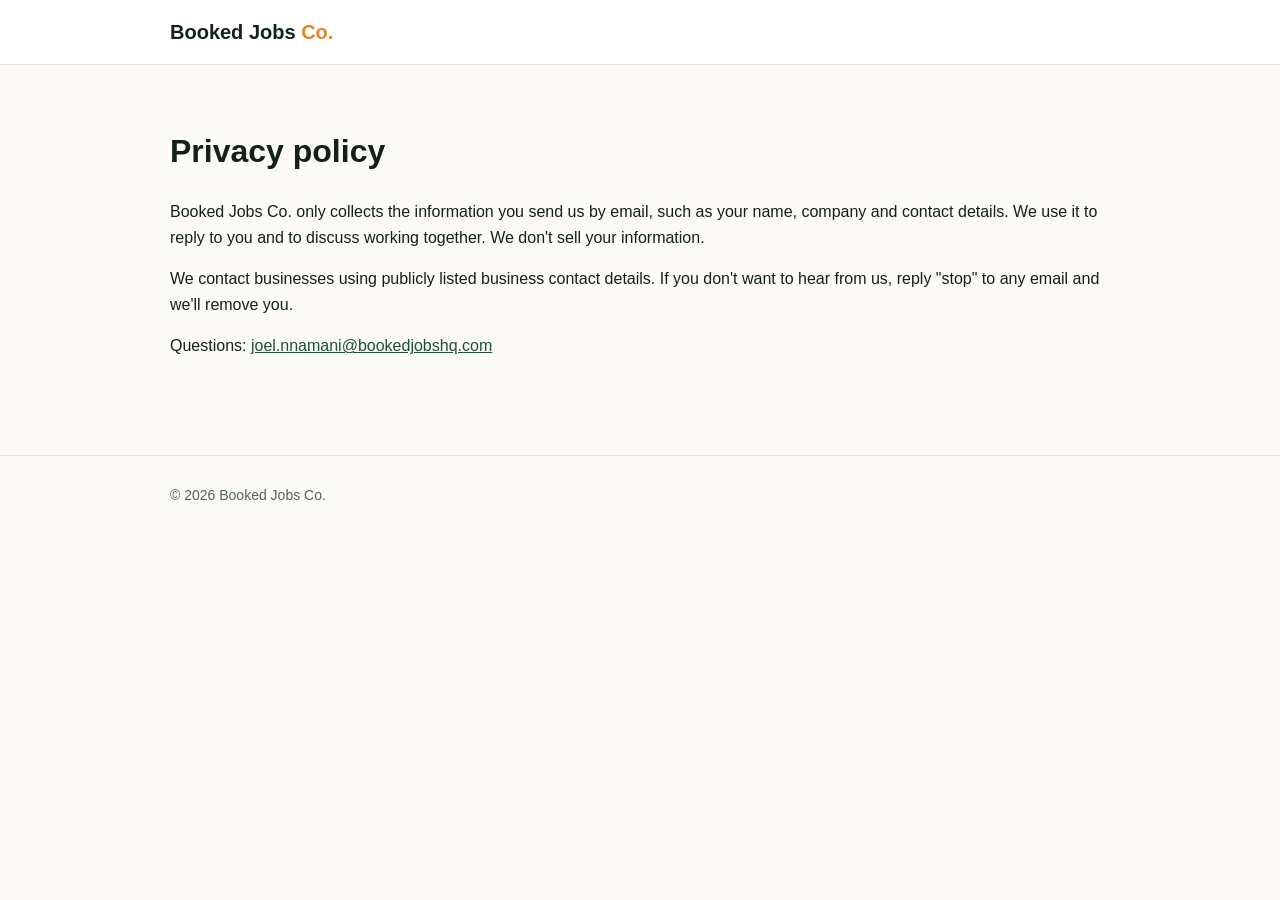
<file: privacy.html>
<!doctype html><html lang="en"><head><meta charset="utf-8"><meta name="viewport" content="width=device-width,initial-scale=1"><title>Privacy | Booked Jobs Co.</title><link rel="stylesheet" href="/style.css?v=3"><link rel="icon" href="/favicon.ico" sizes="48x48"><link rel="icon" href="/favicon.svg" type="image/svg+xml"><link rel="icon" href="/favicon-32.png" type="image/png" sizes="32x32"><link rel="apple-touch-icon" href="/apple-touch-icon.png"><link rel="manifest" href="/site.webmanifest"><meta name="theme-color" content="#1f4e3d"><script src="/rep.js"></script></head><body>
<header><div class="wrap"><a class="logo" href="/">Booked Jobs <span>Co.</span></a></div></header>
<main class="wrap" style="padding:40px 20px"><h1>Privacy policy</h1>
<p>Booked Jobs Co. only collects the information you send us by email, such as your name, company and contact details. We use it to reply to you and to discuss working together. We don't sell your information.</p>
<p>We contact businesses using publicly listed business contact details. If you don't want to hear from us, reply "stop" to any email and we'll remove you.</p>
<p class="rep-email">Questions: <a href="mailto:joel.nnamani@bookedjobshq.com">joel.nnamani@bookedjobshq.com</a></p></main>
<footer><div class="wrap">© 2026 Booked Jobs Co.</div></footer></body></html>
</file>
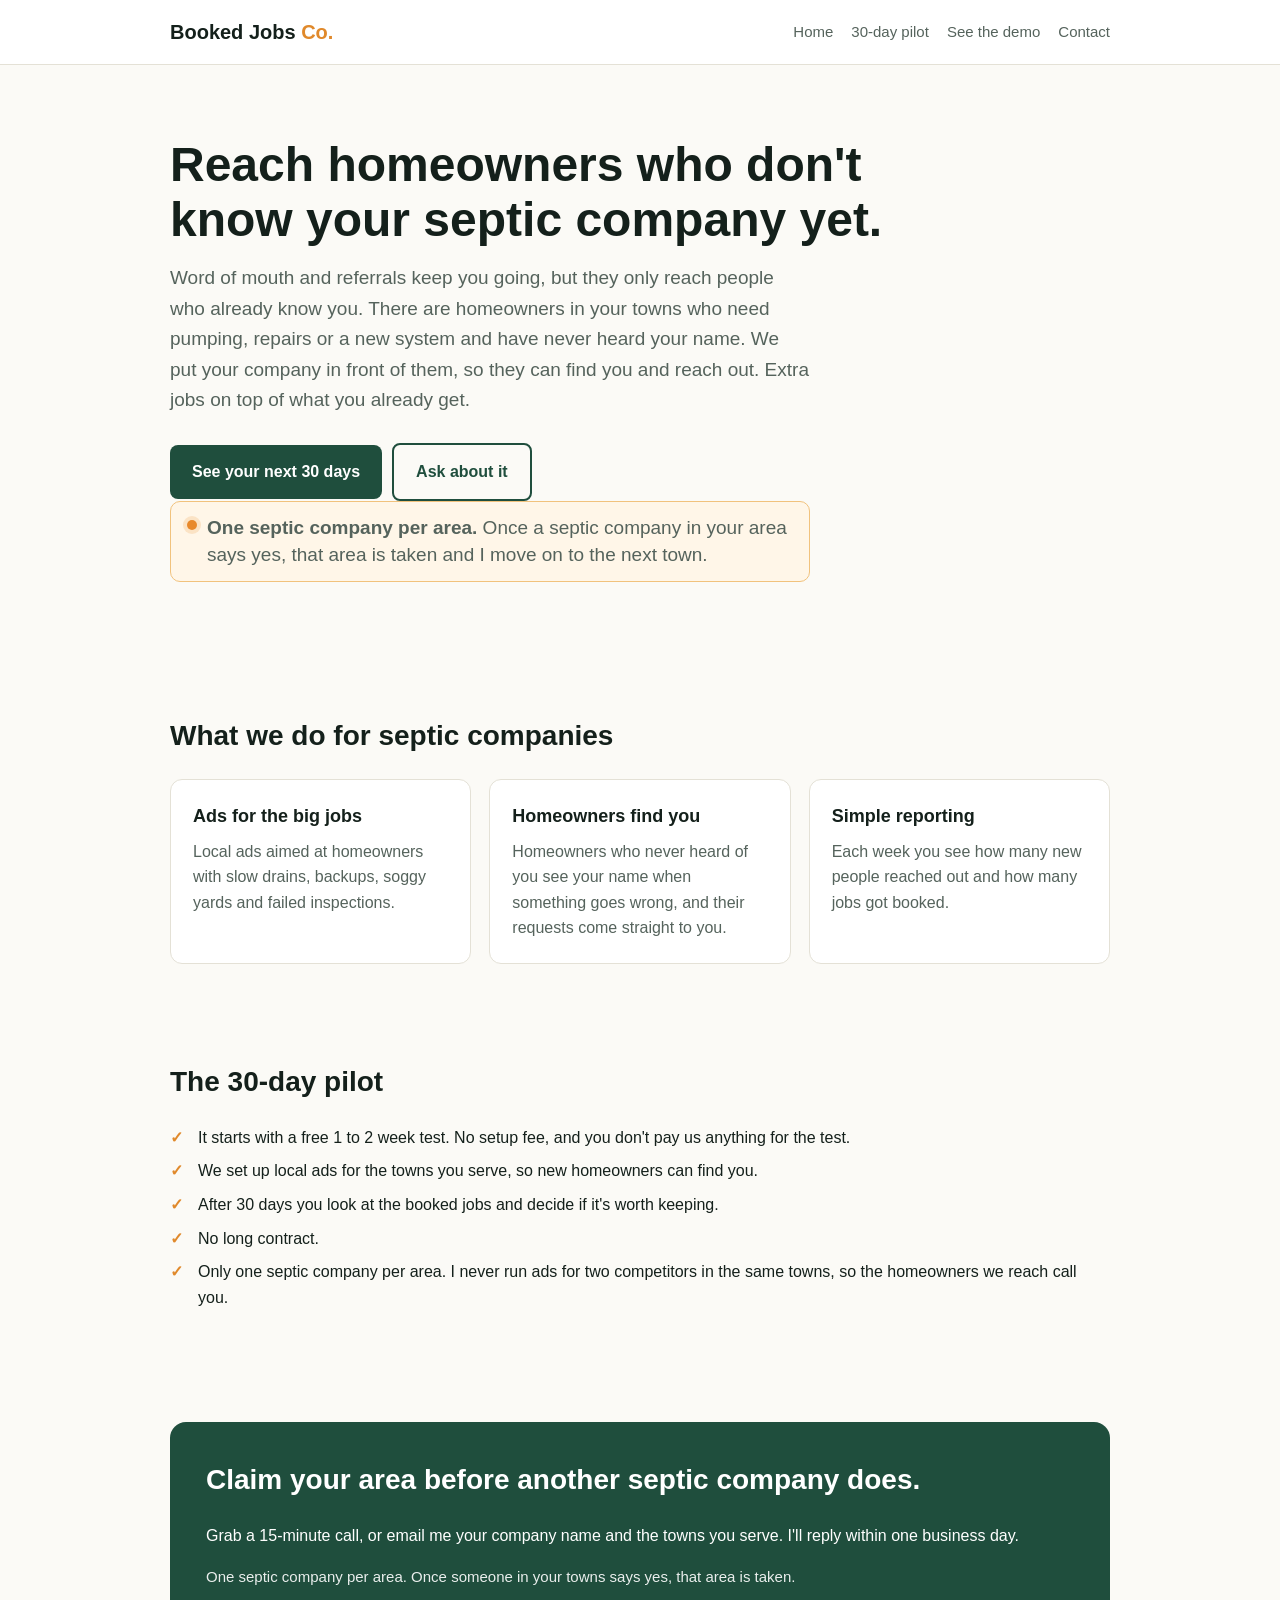
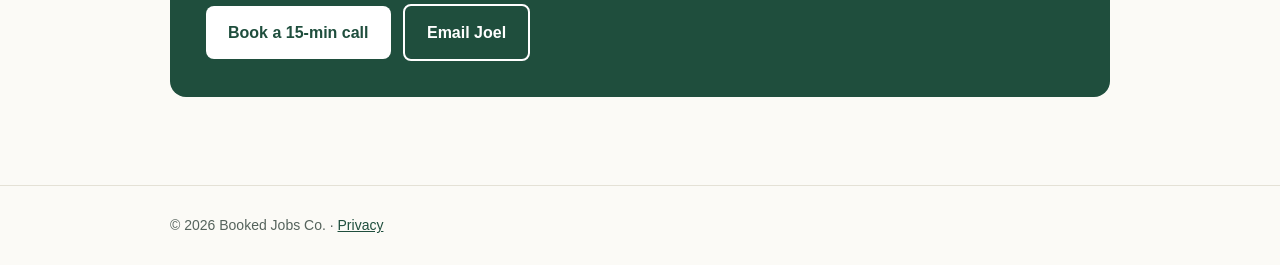
<file: septic.html>
<!doctype html><html lang="en"><head><meta charset="utf-8"><meta name="viewport" content="width=device-width,initial-scale=1">
<title>Septic Companies | Booked Jobs Co.</title>
<meta name="description" content="Most septic work comes from word of mouth and referrals. We put your company in front of homeowners who have never heard of you, so you get extra jobs on top.">
<link rel="stylesheet" href="/style.css?v=3"><link rel="icon" href="/favicon.ico" sizes="48x48"><link rel="icon" href="/favicon.svg" type="image/svg+xml"><link rel="icon" href="/favicon-32.png" type="image/png" sizes="32x32"><link rel="apple-touch-icon" href="/apple-touch-icon.png"><link rel="manifest" href="/site.webmanifest"><meta name="theme-color" content="#1f4e3d"><script src="/rep.js"></script></head><body>
<header><div class="wrap"><a class="logo" href="/">Booked Jobs <span>Co.</span></a><nav><a href="/">Home</a><a href="#pilot">30-day pilot</a><a href="/demo">See the demo</a><a href="#contact">Contact</a></nav></div></header>
<main>
<div class="hero"><div class="wrap">
<h1>Reach homeowners who don't know your septic company yet.</h1>
<p>Word of mouth and referrals keep you going, but they only reach people who already know you. There are homeowners in your towns who need pumping, repairs or a new system and have never heard your name. We put your company in front of them, so they can find you and reach out. Extra jobs on top of what you already get.</p>
<a class="btn" href="/demo">See your next 30 days</a><a class="btn alt" href="#contact">Ask about it</a>
<p class="area-lock"><span><b>One septic company per area.</b> Once a septic company in <span data-town="your area">your area</span> says yes, that area is taken and I move on to the next town.</span></p>
</div></div>
<section><div class="wrap"><h2>What we do for septic companies</h2><div class="grid">
<div class="card"><h3>Ads for the big jobs</h3><p>Local ads aimed at homeowners with slow drains, backups, soggy yards and failed inspections.</p></div>
<div class="card"><h3>Homeowners find you</h3><p>Homeowners who never heard of you see your name when something goes wrong, and their requests come straight to you.</p></div>
<div class="card"><h3>Simple reporting</h3><p>Each week you see how many new people reached out and how many jobs got booked.</p></div>
</div></div></section>
<section id="pilot"><div class="wrap"><h2>The 30-day pilot</h2><ul class="check">
<li>It starts with a free 1 to 2 week test. No setup fee, and you don't pay us anything for the test.</li>
<li>We set up local ads for the towns you serve, so new homeowners can find you.</li>
<li>After 30 days you look at the booked jobs and decide if it's worth keeping.</li>
<li>No long contract.</li>
<li>Only one septic company per area. I never run ads for two competitors in the same towns, so the homeowners we reach call you.</li>
</ul></div></section>
<section id="contact"><div class="wrap"><div class="band"><h2>Claim <span data-town="your area">your area</span> before another septic company does.</h2>
<p>Grab a 15-minute call<span class="rep-email">, or email me your company name and the towns you serve. I'll reply within one business day</span>.</p>
<p class="area-note">One septic company per area. Once someone in your towns says yes, that area is taken.</p>
<a class="btn" href="https://calendly.com/joel-nnamani-bookedjobshq/pilot-chat" target="_blank" rel="noopener">Book a 15-min call</a> <a class="btn ghost" href="mailto:joel.nnamani@bookedjobshq.com?subject=Septic%20pilot">Email <span data-rep-name>Joel</span></a></div></div></section>
</main>
<footer><div class="wrap">© 2026 Booked Jobs Co. · <a href="/privacy">Privacy</a></div></footer>
</body></html>
</file>
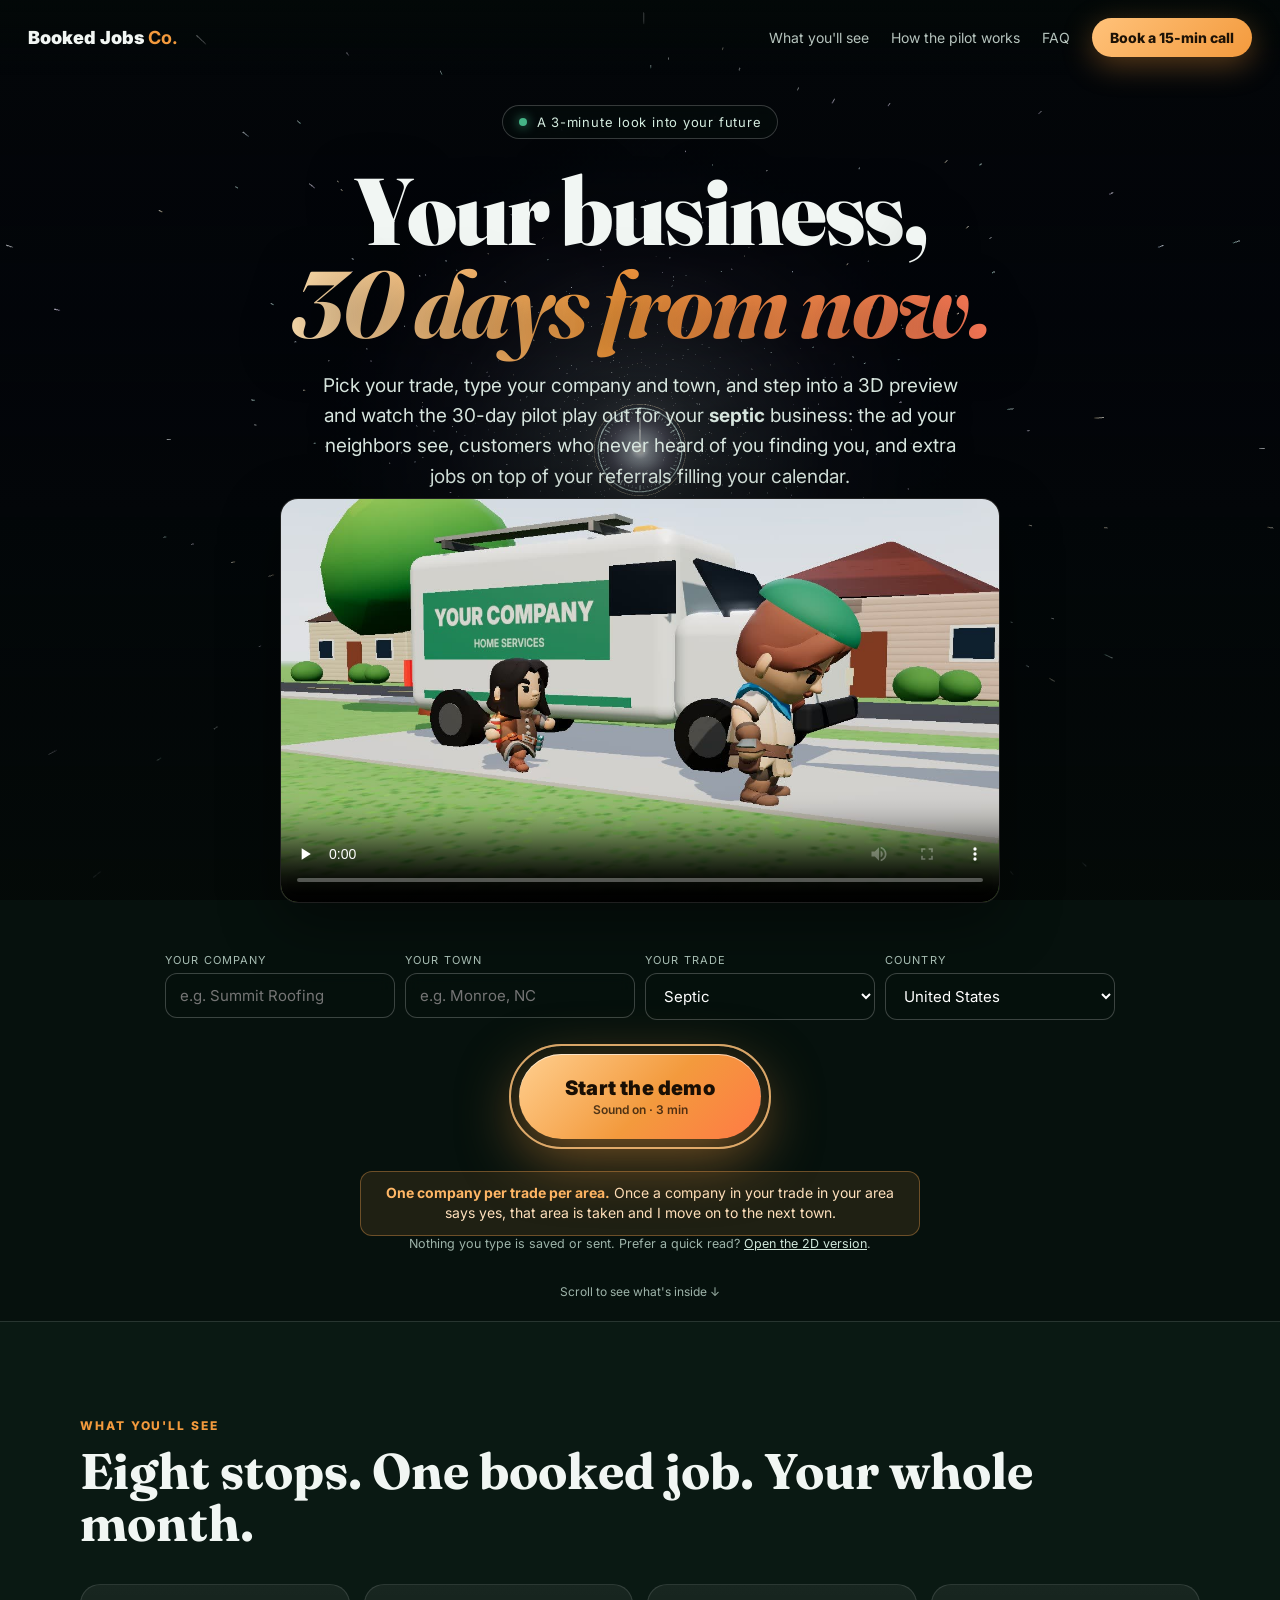
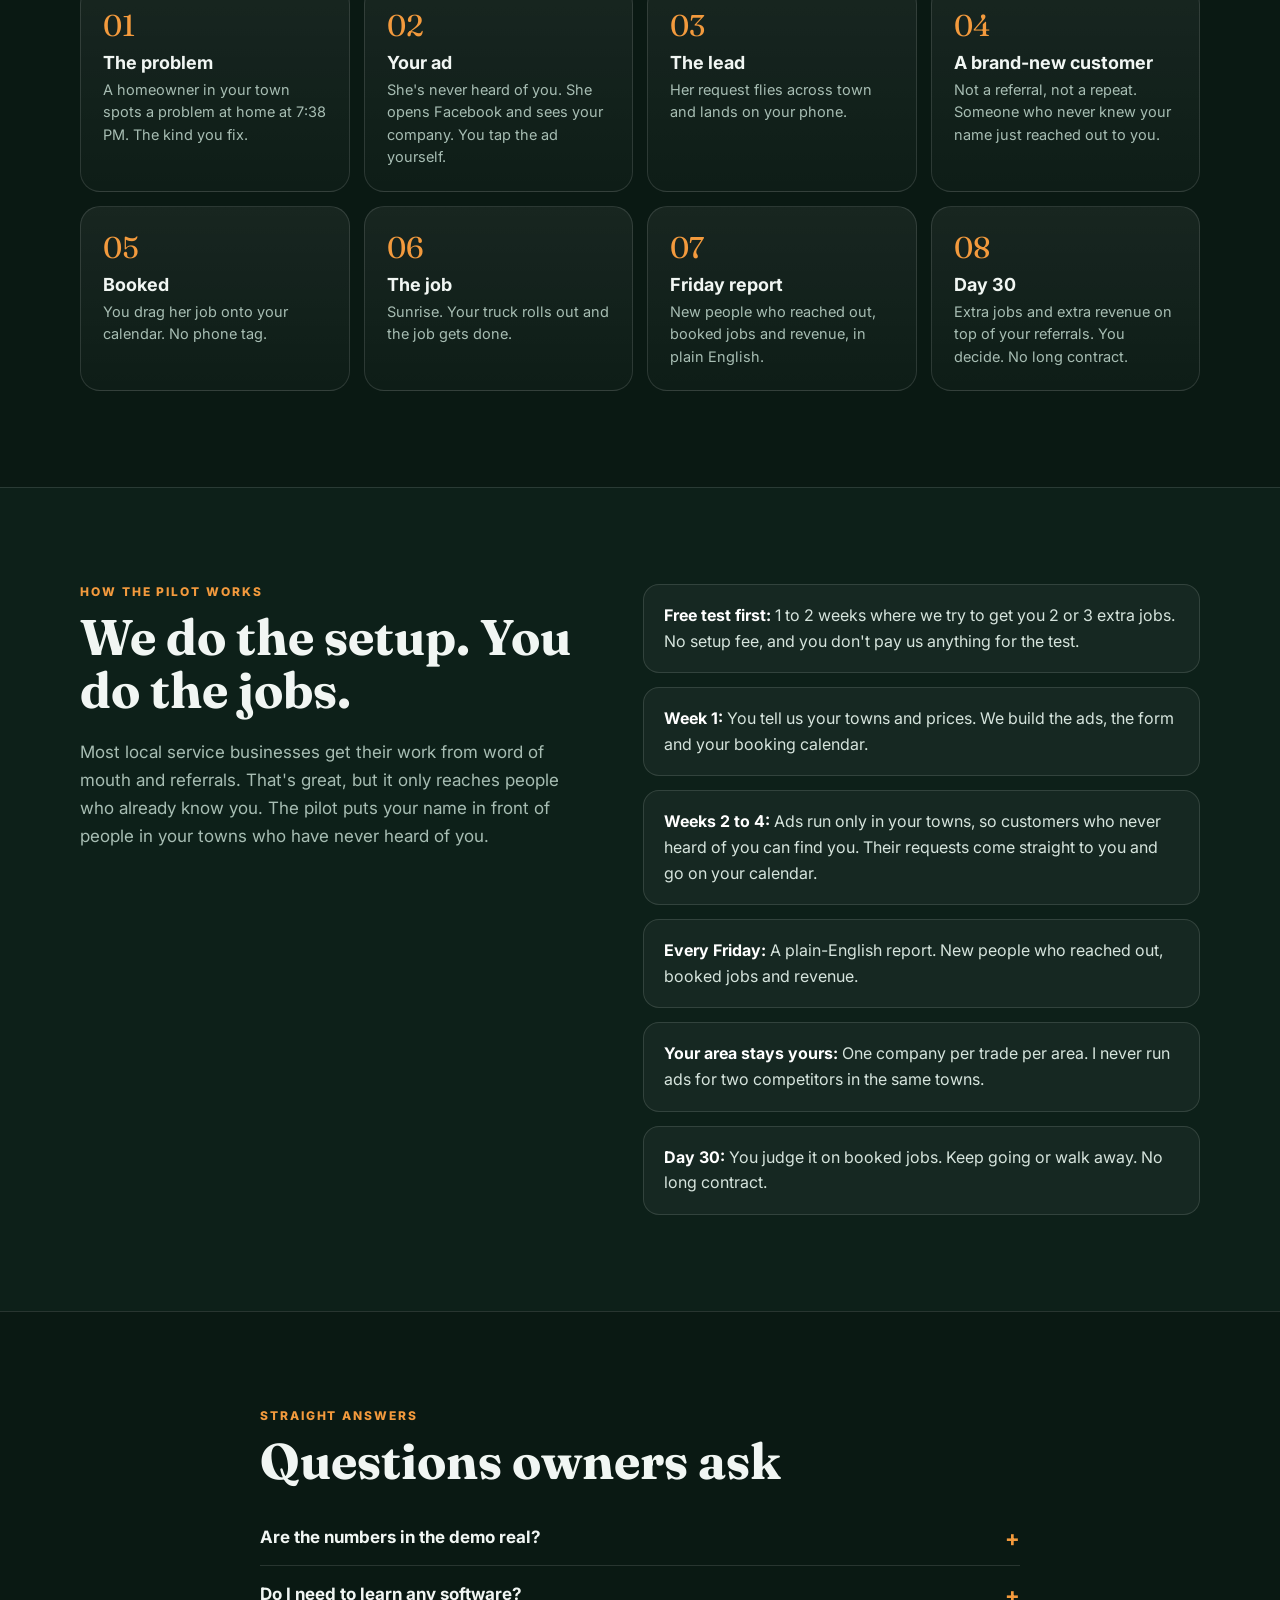
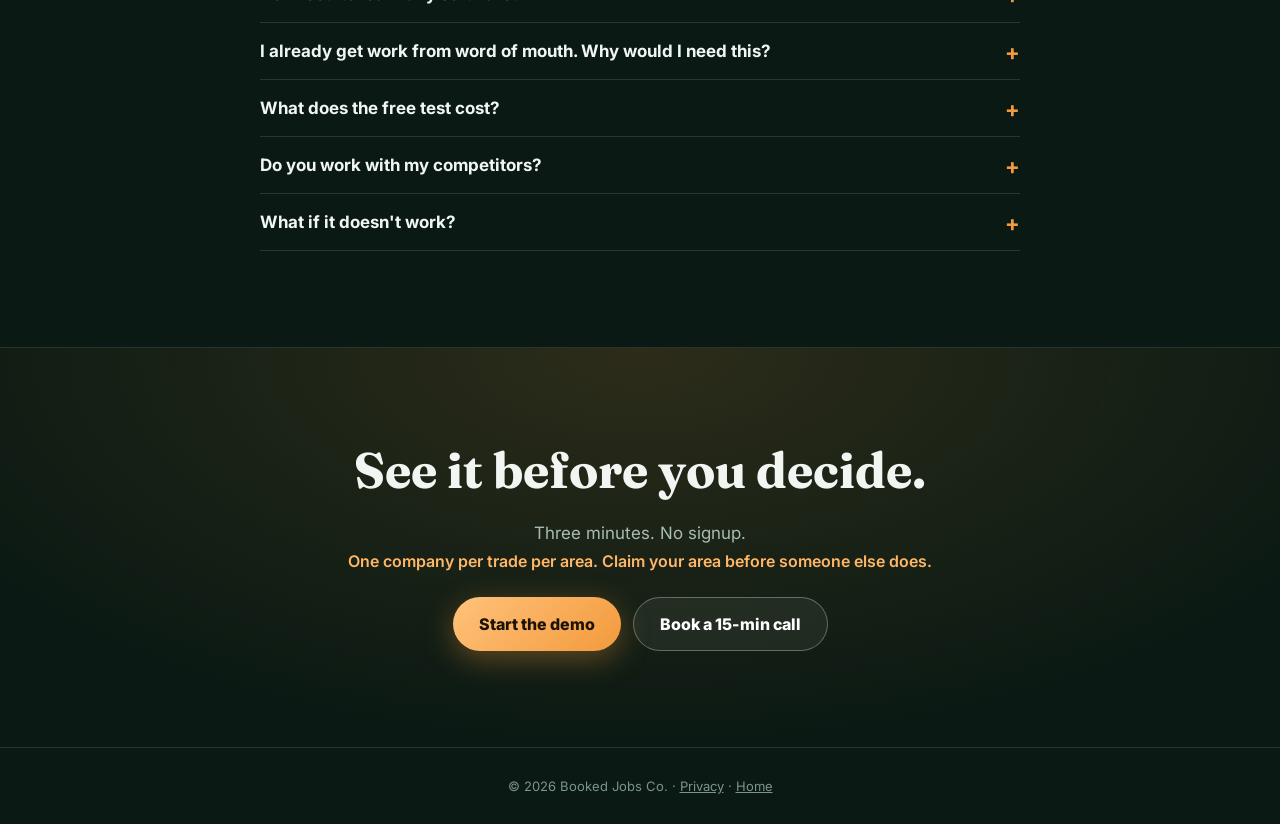
<file: try.html>
<!doctype html>
<html lang="en">
<head>
<meta charset="utf-8">
<meta name="viewport" content="width=device-width,initial-scale=1,viewport-fit=cover">
<title>See Your Business 30 Days From Now | Booked Jobs Co.</title>
<meta name="description" content="A 3-minute 3D look at your local service business 30 days from now: the ad your neighbors see, new customers who find you, and extra jobs on top of your referrals.">
<meta property="og:title" content="This is your business, 30 days from now">
<meta property="og:description" content="Pick your trade and town, then step into a 3D preview of the 30-day pilot.">
<link rel="preconnect" href="https://fonts.googleapis.com"><link rel="preconnect" href="https://fonts.gstatic.com" crossorigin>
<link href="https://fonts.googleapis.com/css2?family=Inter:wght@400;500;600;700;800;900&family=Fraunces:ital,opsz,wght@0,9..144,600;0,9..144,700;0,9..144,900;1,9..144,600;1,9..144,700&display=swap" rel="stylesheet">
<link rel="stylesheet" href="/x3d/demo.css?v=6">
<link rel="icon" href="/favicon.ico" sizes="48x48"><link rel="icon" href="/favicon.svg" type="image/svg+xml"><link rel="icon" href="/favicon-32.png" type="image/png" sizes="32x32"><link rel="apple-touch-icon" href="/apple-touch-icon.png"><link rel="manifest" href="/site.webmanifest"><meta name="theme-color" content="#1f4e3d">
<script src="/rep.js"></script></head>
<body data-mode="any">
<canvas id="gl"></canvas>
<div id="veil"></div>

<!-- ================= LANDING ================= -->
<div id="landing">
  <header class="nav">
    <a class="logo" href="/">Booked Jobs <b>Co.</b></a>
    <nav><a href="#stops">What you'll see</a><a href="#how">How the pilot works</a><a href="#faq">FAQ</a></nav>
    <a class="pill-btn book" href="#" target="_blank" rel="noopener">Book a 15-min call</a>
  </header>

  <section class="hero">
    <div class="eyebrow"><i></i> A 3-minute look into your future</div>
    <h1><span id="hCo">Your business</span>,<br><em>30 days from now.</em></h1>
    <p class="lead">Pick your trade, type your company and town, and step into a 3D preview and watch the 30-day pilot play out for your <b id="hTrade">trade</b> business: the ad your neighbors see, customers who never heard of you finding you, and extra jobs on top of your referrals filling your calendar.</p>
    <!-- HOOK VIDEO A/B: files are /media/hook-fuse.* and /media/hook-missed.*; see script below -->
    <div class="hookvid"><video id="hookVid" controls playsinline preload="none"></video></div>
    <script>/* HOOK VIDEO A/B: fuse vs missed, 50/50, sticky per visitor, override with ?hv=fuse or ?hv=missed */
    (function(){var V=["fuse","missed"],hv=null;try{var q=new URLSearchParams(location.search).get("hv");if(V.indexOf(q)>-1)hv=q;}catch(e){}
    if(!hv){try{hv=localStorage.getItem("bj_hv");}catch(e){}if(V.indexOf(hv)<0){hv=Math.random()<.5?"fuse":"missed";try{localStorage.setItem("bj_hv",hv);}catch(e){}}}
    document.documentElement.dataset.hv=hv;var v=document.getElementById("hookVid");v.poster="/media/hook-"+hv+".jpg?v=4";v.src="/media/hook-"+hv+".mp4?v=4";
    var P="utm_source=demo&utm_medium=try&utm_content=hv-"+hv;
    function tag(a){if(!a||!a.href||a.href.indexOf("calendly.com")<0||a.href.indexOf("utm_content=")>-1)return;a.href+=(a.href.indexOf("?")<0?"?":"&")+P;}
    document.addEventListener("click",function(e){tag(e.target.closest&&e.target.closest("a"));},true);
    function all(){document.querySelectorAll("a[href*=\"calendly.com\"]").forEach(tag);}window.addEventListener("load",all);document.addEventListener("DOMContentLoaded",function(){setTimeout(all,0);});})();</script>
    <form id="who" autocomplete="off">
      <label>Your company<input id="iCo" maxlength="30" placeholder="e.g. Summit Roofing"></label>
      <label>Your town<input id="iTown" maxlength="30" placeholder="e.g. Monroe, NC"></label>
      <label class="anyonly">Your trade<select id="iNiche"></select></label>
      <label class="anyonly">Country<select id="iCountry"></select></label>
    </form>
    <div class="start-wrap">
      <button id="start" class="start" type="button"><span class="ring"></span><span class="ring r2"></span><b>Start the demo</b><small>Sound on · 3 min</small></button>
    </div>
    <div class="area-lock"><b>One company per trade per area.</b> Once a company in your trade in <span data-town="your area" data-live-town>your area</span> says yes, that area is taken and I move on to the next town.</div>
    <div class="fine">Nothing you type is saved or sent. Prefer a quick read? <a href="/pilot">Open the 2D version</a>.</div>
    <div class="scroll-cue">Scroll to see what's inside ↓</div>
  </section>

  <section class="band" id="stops">
    <div class="wrap">
      <div class="kicker">What you'll see</div>
      <h2>Eight stops. One booked job. Your whole month.</h2>
      <div class="stops">
        <article><span>01</span><h3>The problem</h3><p>A homeowner in your town spots a problem at home at 7:38 PM. The kind you fix.</p></article>
        <article><span>02</span><h3>Your ad</h3><p>She's never heard of you. She opens Facebook and sees your company. You tap the ad yourself.</p></article>
        <article><span>03</span><h3>The lead</h3><p>Her request flies across town and lands on your phone.</p></article>
        <article><span>04</span><h3>A brand-new customer</h3><p>Not a referral, not a repeat. Someone who never knew your name just reached out to you.</p></article>
        <article><span>05</span><h3>Booked</h3><p>You drag her job onto your calendar. No phone tag.</p></article>
        <article><span>06</span><h3>The job</h3><p>Sunrise. Your truck rolls out and the job gets done.</p></article>
        <article><span>07</span><h3>Friday report</h3><p>New people who reached out, booked jobs and revenue, in plain English.</p></article>
        <article><span>08</span><h3>Day 30</h3><p>Extra jobs and extra revenue on top of your referrals. You decide. No long contract.</p></article>
      </div>
    </div>
  </section>

  <section class="band alt" id="how">
    <div class="wrap two">
      <div>
        <div class="kicker">How the pilot works</div>
        <h2>We do the setup. You do the jobs.</h2>
        <p class="muted">Most local service businesses get their work from word of mouth and referrals. That's great, but it only reaches people who already know you. The pilot puts your name in front of people in your towns who have never heard of you.</p>
      </div>
      <ol class="steps">
        <li><b>Free test first:</b> 1 to 2 weeks where we try to get you 2 or 3 extra jobs. No setup fee, and you don't pay us anything for the test.</li>
        <li><b>Week 1:</b> You tell us your towns and prices. We build the ads, the form and your booking calendar.</li>
        <li><b>Weeks 2 to 4:</b> Ads run only in your towns, so customers who never heard of you can find you. Their requests come straight to you and go on your calendar.</li>
        <li><b>Every Friday:</b> A plain-English report. New people who reached out, booked jobs and revenue.</li>
        <li><b>Your area stays yours:</b> One company per trade per area. I never run ads for two competitors in the same towns.</li>
        <li><b>Day 30:</b> You judge it on booked jobs. Keep going or walk away. No long contract.</li>
      </ol>
    </div>
  </section>

  <section class="band" id="faq">
    <div class="wrap narrow">
      <div class="kicker">Straight answers</div>
      <h2>Questions owners ask</h2>
      <details><summary>Are the numbers in the demo real?</summary><p>No. Names and numbers in the demo are examples to show how it works. Your real results depend on your area and your prices. That's why we start with a free test.</p></details>
      <details><summary>Do I need to learn any software?</summary><p>No. You get texts and calls like you do now, plus a calendar link and a weekly report by email.</p></details>
      <details><summary>I already get work from word of mouth. Why would I need this?</summary><p>You don't replace it. Referrals only reach people who already know you. This adds new customers on top, people who would never have heard your name otherwise.</p></details>
      <details><summary>What does the free test cost?</summary><p>No setup fee, and you don't pay us anything for the test. We go over the details on a quick call.</p></details>
      <details><summary>Do you work with my competitors?</summary><p>No. I only work with one company in your trade per area. Once a company in a town says yes, that area is taken and I move on to the next one. So if you want it, claim your area first.</p></details>
      <details><summary>What if it doesn't work?</summary><p>No long contract. After the test, and again after 30 days, you look at the booked jobs and decide.</p></details>
    </div>
  </section>

  <section class="band final">
    <div class="wrap narrow center">
      <h2>See it before you decide.</h2>
      <p class="muted">Three minutes. No signup.</p>
      <p class="area-final">One company per trade per area. Claim <span data-town="your area" data-live-town>your area</span> before someone else does.</p>
      <div class="ctas"><button class="pill-btn big" type="button" data-start>Start the demo</button><a class="pill-btn ghost big book" href="#" target="_blank" rel="noopener">Book a 15-min call</a></div>
    </div>
  </section>
  <footer>© 2026 Booked Jobs Co. · <a href="/privacy">Privacy</a> · <a href="/">Home</a></footer>
</div>

<!-- ================= PORTAL + WARP HUD ================= -->
<div id="portal"></div>
<div id="warpHud"><div class="wl">TRAVELLING INTO YOUR FUTURE</div><div id="wDate">Today</div><div id="wDay">DAY 0</div><div class="wbar"><i id="wFill"></i></div></div>
<div id="flash"></div>
<div id="blackout"></div>
<div id="dip"></div>

<!-- ================= STORY UI ================= -->
<div id="story">
  <header class="sbar">
    <a class="logo" href="/demo">Booked Jobs <b>Co.</b></a>
    <div class="dots" id="dots"></div>
    <div class="sright"><button class="icon" id="mute" aria-label="Sound">♪</button><a class="pill-btn book sm" href="#" target="_blank" rel="noopener">Book a call</a><button class="icon" id="exit" aria-label="Exit demo" title="Exit">✕</button></div>
  </header>
  <div class="caption" id="caption">
    <div class="cmeta" id="cMeta"></div>
    <div class="ctext" id="cText"></div>
    <div class="cctl">
      <button id="bPrev" aria-label="Previous scene">◀</button>
      <button id="bPlay" aria-label="Pause">❚❚</button>
      <button id="bNext" class="go">Next scene ▶</button>
    </div>
  </div>
  <div id="prompt"></div>
  <div id="timer"><small>SINCE SARAH HIT SEND</small><b id="tClock">0:00</b></div>
  <div id="sms"></div>
  <div id="hint">Drag to look around</div>
</div>

<!-- phone overlay (scene 2) -->
<div id="phoneUI" aria-hidden="true">
  <div class="phone">
    <div class="notch"></div>
    <div class="screen" id="pScreen"></div>
  </div>
  <div class="ptip" id="pTip">Tap the ad, like Sarah would.</div>
</div>

<div id="panel"></div>
<div id="endcard"></div>
<div id="loader" class="gone"><div class="lspin"></div><div>Building your town…</div></div>
<script>document.addEventListener("click",function(e){if(e.target.closest("#start,[data-start]"))document.querySelectorAll(".hookvid video").forEach(function(v){v.pause()})},true)</script>
<script>(function(){function up(){var i=document.getElementById('iTown');var v=(i&&i.value||'').split(',')[0].trim().slice(0,30)||(window.REP&&REP.town)||'your area';document.querySelectorAll('[data-live-town]').forEach(function(e){e.textContent=v});}document.addEventListener('input',function(e){if(e.target&&e.target.id==='iTown')up()});window.addEventListener('load',function(){setTimeout(up,50)});})();</script>
<script type="module" src="/x3d/app.bundle.js?v=18"></script>
</body>
</html>
</file>
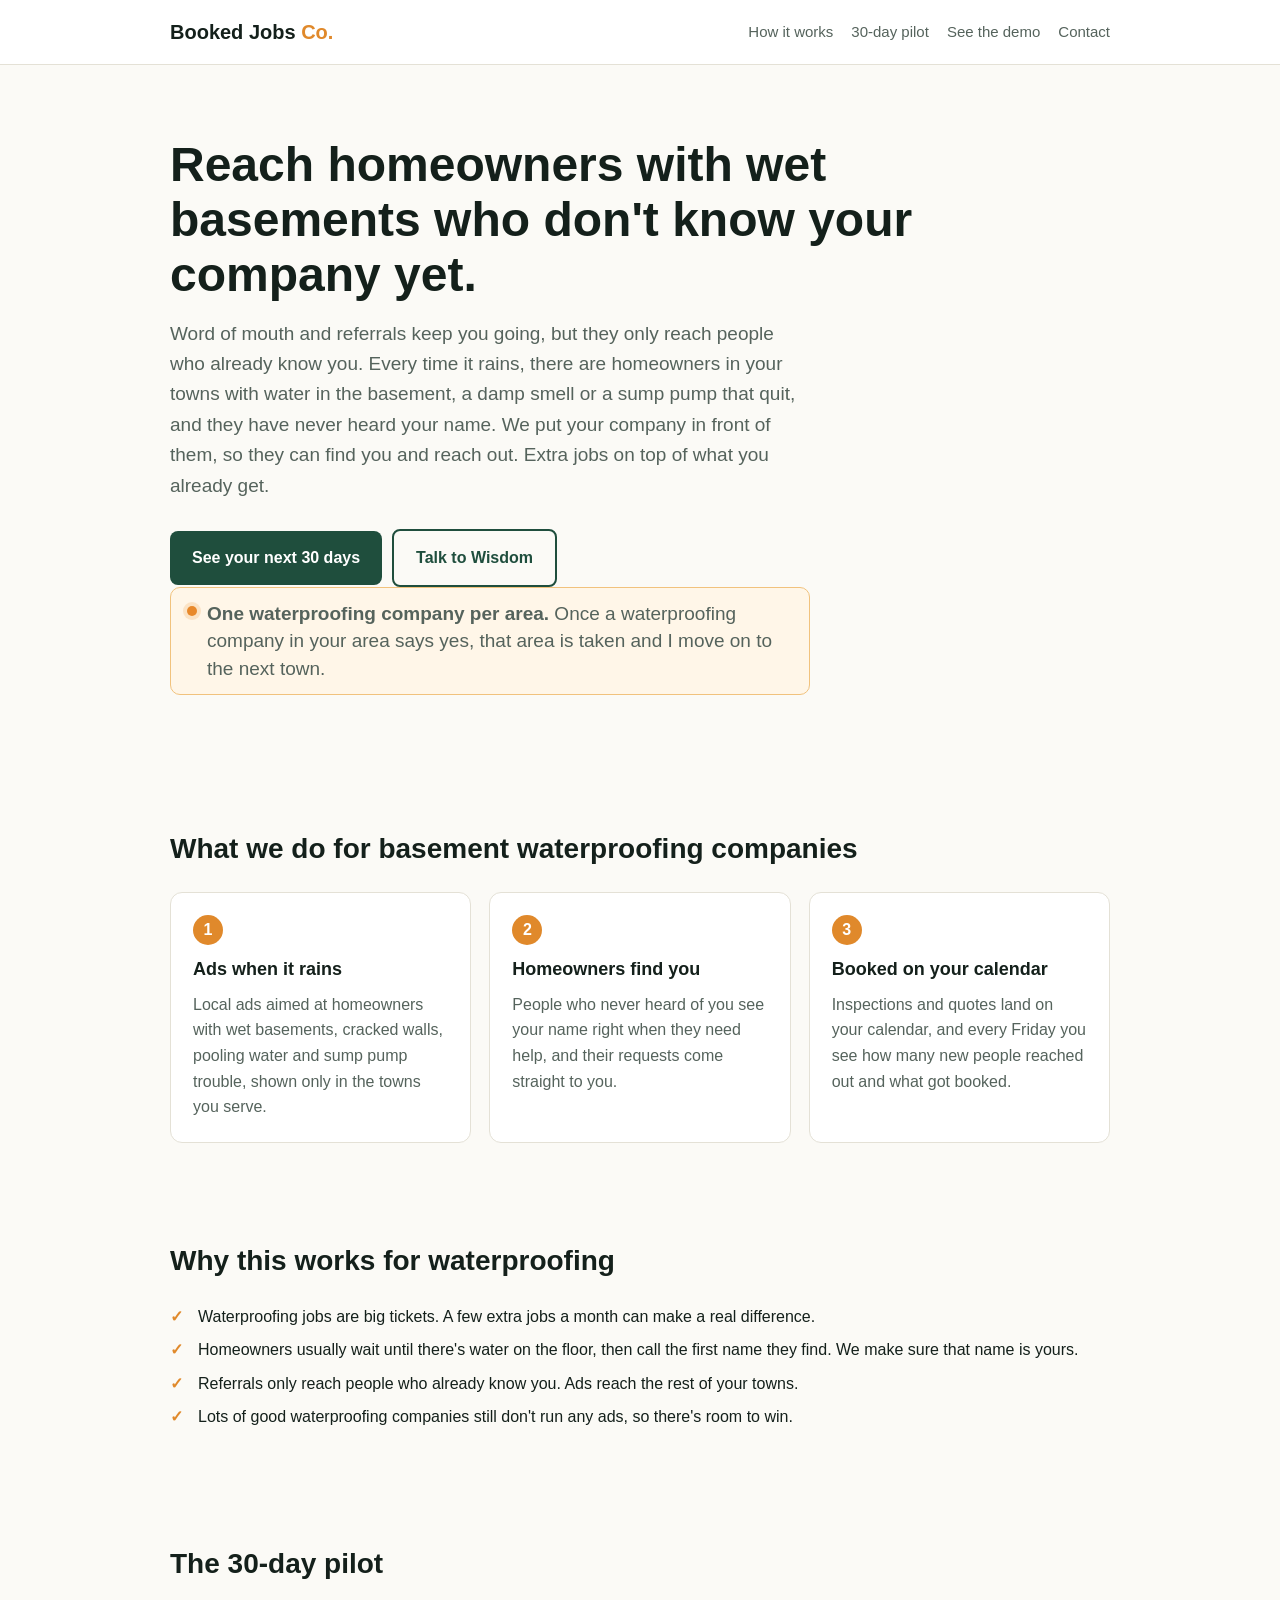
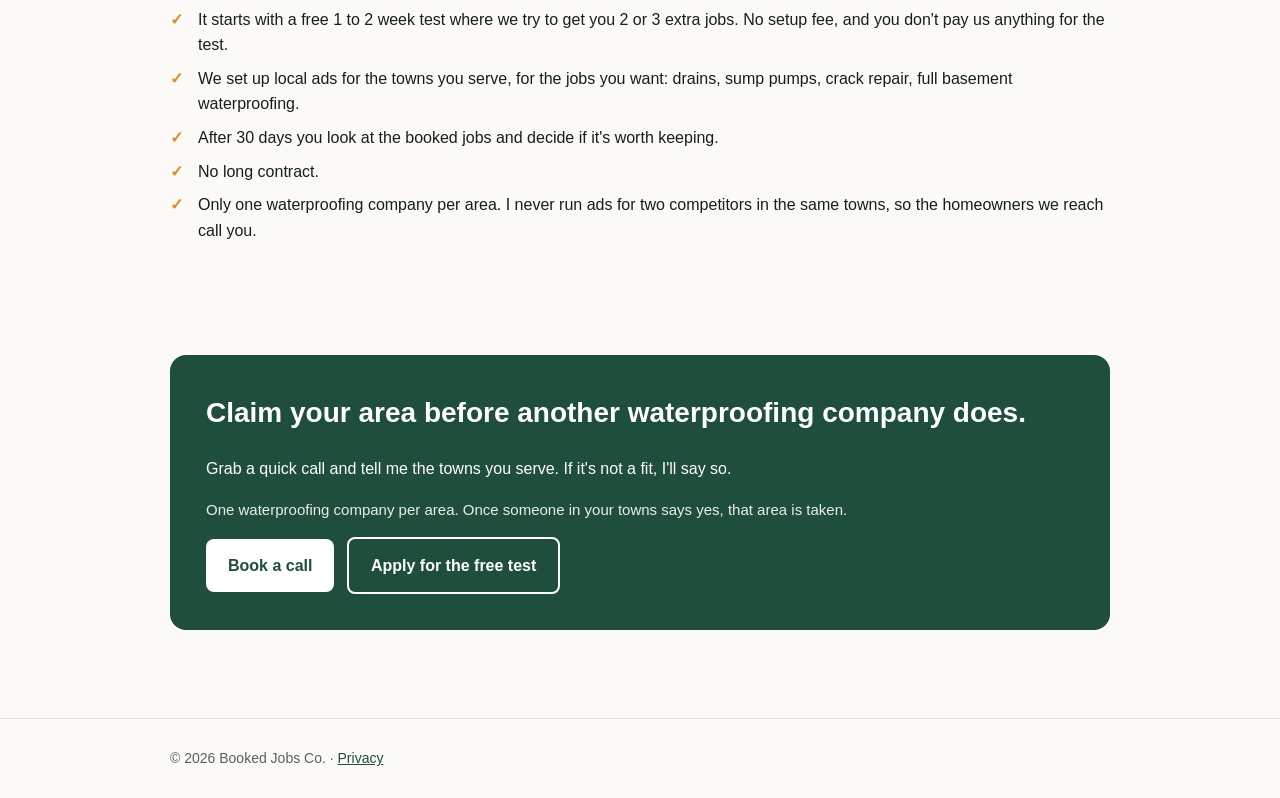
<file: waterproofing.html>
<!doctype html><html lang="en" data-rep-default="wisdom"><head><meta charset="utf-8"><meta name="viewport" content="width=device-width,initial-scale=1">
<title>Basement Waterproofing Companies | Booked Jobs Co.</title>
<meta name="description" content="Most basement waterproofing work comes from word of mouth and referrals. We put your company in front of homeowners with wet basements who have never heard of you, so you get extra jobs on top.">
<meta property="og:title" content="More booked basement waterproofing jobs">
<meta property="og:description" content="Reach homeowners with wet basements who don't know your company yet. Starts with a free test.">
<link rel="stylesheet" href="/style.css?v=3"><link rel="icon" href="/favicon.ico" sizes="48x48"><link rel="icon" href="/favicon.svg" type="image/svg+xml"><link rel="icon" href="/favicon-32.png" type="image/png" sizes="32x32"><link rel="apple-touch-icon" href="/apple-touch-icon.png"><link rel="manifest" href="/site.webmanifest"><meta name="theme-color" content="#1f4e3d"><script src="/rep.js"></script></head><body>
<header><div class="wrap"><a class="logo" href="/">Booked Jobs <span>Co.</span></a><nav><a href="#how">How it works</a><a href="#pilot">30-day pilot</a><a href="/demo">See the demo</a><a href="#contact">Contact</a></nav></div></header>
<main>
<div class="hero"><div class="wrap">
<h1>Reach homeowners with wet basements who don't know your company yet.</h1>
<p>Word of mouth and referrals keep you going, but they only reach people who already know you. Every time it rains, there are homeowners in your towns with water in the basement, a damp smell or a sump pump that quit, and they have never heard your name. We put your company in front of them, so they can find you and reach out. Extra jobs on top of what you already get.</p>
<a class="btn" href="/demo">See your next 30 days</a><a class="btn alt" href="#contact">Talk to <span data-rep-name>Wisdom</span></a>
<p class="area-lock"><span><b>One waterproofing company per area.</b> Once a waterproofing company in <span data-town="your area">your area</span> says yes, that area is taken and I move on to the next town.</span></p>
</div></div>
<section id="how"><div class="wrap"><h2>What we do for basement waterproofing companies</h2><div class="grid">
<div class="card"><div class="n">1</div><h3>Ads when it rains</h3><p>Local ads aimed at homeowners with wet basements, cracked walls, pooling water and sump pump trouble, shown only in the towns you serve.</p></div>
<div class="card"><div class="n">2</div><h3>Homeowners find you</h3><p>People who never heard of you see your name right when they need help, and their requests come straight to you.</p></div>
<div class="card"><div class="n">3</div><h3>Booked on your calendar</h3><p>Inspections and quotes land on your calendar, and every Friday you see how many new people reached out and what got booked.</p></div>
</div></div></section>
<section><div class="wrap"><h2>Why this works for waterproofing</h2><ul class="check">
<li>Waterproofing jobs are big tickets. A few extra jobs a month can make a real difference.</li>
<li>Homeowners usually wait until there's water on the floor, then call the first name they find. We make sure that name is yours.</li>
<li>Referrals only reach people who already know you. Ads reach the rest of your towns.</li>
<li>Lots of good waterproofing companies still don't run any ads, so there's room to win.</li>
</ul></div></section>
<section id="pilot"><div class="wrap"><h2>The 30-day pilot</h2><ul class="check">
<li>It starts with a free 1 to 2 week test where we try to get you 2 or 3 extra jobs. No setup fee, and you don't pay us anything for the test.</li>
<li>We set up local ads for the towns you serve, for the jobs you want: drains, sump pumps, crack repair, full basement waterproofing.</li>
<li>After 30 days you look at the booked jobs and decide if it's worth keeping.</li>
<li>No long contract.</li>
<li>Only one waterproofing company per area. I never run ads for two competitors in the same towns, so the homeowners we reach call you.</li>
</ul></div></section>
<section id="contact"><div class="wrap"><div class="band"><h2>Claim <span data-town="your area">your area</span> before another waterproofing company does.</h2>
<p>Grab a quick call and tell me the towns you serve. If it's not a fit, I'll say so.</p>
<p class="area-note">One waterproofing company per area. Once someone in your towns says yes, that area is taken.</p>
<a class="btn" href="https://calendly.com/wvemofficial/30min" target="_blank" rel="noopener">Book a call</a> <a class="btn ghost" href="/meet">Apply for the free test</a></div></div></section>
</main>
<footer><div class="wrap">© 2026 Booked Jobs Co. · <a href="/privacy">Privacy</a></div></footer>
</body></html>
</file>
<file: style.css>
:root{--ink:#14201b;--muted:#55635c;--bg:#fbfaf6;--card:#fff;--line:#e4e1d6;--brand:#1f4e3d;--accent:#e0892b}
*{box-sizing:border-box}body{margin:0;font-family:-apple-system,BlinkMacSystemFont,"Segoe UI",Roboto,Helvetica,Arial,sans-serif;color:var(--ink);background:var(--bg);line-height:1.6}
a{color:var(--brand)}.wrap{max-width:980px;margin:0 auto;padding:0 20px}
header{border-bottom:1px solid var(--line);background:#fff}header .wrap{display:flex;justify-content:space-between;align-items:center;height:64px}
.logo{font-weight:800;font-size:20px;text-decoration:none;color:var(--ink)}.logo span{color:var(--accent)}
nav a{margin-left:18px;text-decoration:none;color:var(--muted);font-size:15px}
.hero{padding:72px 0 56px}.hero h1{font-size:clamp(30px,5vw,48px);line-height:1.15;margin:0 0 16px;max-width:760px}
.hero p{font-size:19px;color:var(--muted);max-width:640px;margin:0 0 28px}
.btn{display:inline-block;background:var(--brand);color:#fff;padding:14px 22px;border-radius:8px;text-decoration:none;font-weight:600}
.btn.alt{background:transparent;color:var(--brand);border:2px solid var(--brand);margin-left:10px}
section{padding:48px 0}h2{font-size:28px;margin:0 0 20px}
.grid{display:grid;grid-template-columns:repeat(auto-fit,minmax(240px,1fr));gap:18px}
.card{background:var(--card);border:1px solid var(--line);border-radius:12px;padding:22px}.card h3{margin:0 0 8px;font-size:18px}.card p{margin:0;color:var(--muted)}
.n{display:inline-block;width:30px;height:30px;border-radius:50%;background:var(--accent);color:#fff;text-align:center;line-height:30px;font-weight:700;margin-bottom:10px}
.band{background:var(--brand);color:#fff;border-radius:16px;padding:36px}.band a.btn{background:#fff;color:var(--brand)}
ul.check{padding-left:0;list-style:none}ul.check li{padding-left:28px;position:relative;margin:8px 0}ul.check li:before{content:"✓";position:absolute;left:0;color:var(--accent);font-weight:800}
footer{border-top:1px solid var(--line);padding:28px 0;color:var(--muted);font-size:14px;margin-top:40px}
.logo{white-space:nowrap}@media(max-width:560px){.btn.alt{margin:10px 0 0}nav a{margin-left:12px;font-size:14px}nav a[href="#how"],nav a[href="#pilot"]{display:none}}
.band a.btn.ghost{background:transparent;color:#fff;border:2px solid #fff;margin-left:8px}@media(max-width:560px){.band a.btn.ghost{margin:10px 0 0}}
nav a{white-space:nowrap}section[id]{scroll-margin-top:16px}
@media(max-width:560px){header .wrap{height:auto;flex-wrap:wrap;row-gap:6px;padding-top:12px;padding-bottom:10px}header nav{width:100%;display:flex;gap:16px}header nav a{margin-left:0}}

.area-lock{display:flex;gap:10px;align-items:flex-start;max-width:640px;margin:22px 0 0;padding:12px 16px;border-radius:10px;background:#fff6e8;border:1px solid #f1c27d;color:#5a3b0c;font-size:15px;line-height:1.45}
.area-lock:before{content:"";flex:0 0 10px;height:10px;margin-top:6px;border-radius:50%;background:#e8892b;box-shadow:0 0 0 4px rgba(232,137,43,.18)}
.band .area-note{opacity:.9;font-size:15px;margin-top:14px}
</file>
<file: x3d/demo.css>
:root{--ink:#06110d;--deep:#0a1913;--brand:#2f8f6a;--brand2:#45b386;--orange:#f39a3d;--txt:#f1f6f3;--mute:#a7bdb3;--line:rgba(255,255,255,.12)}
*{box-sizing:border-box;margin:0;padding:0}
html{scroll-behavior:smooth}
body{background:var(--ink);color:var(--txt);font-family:Inter,system-ui,sans-serif;-webkit-font-smoothing:antialiased;overflow-x:hidden}
body.locked{overflow:hidden}
a{color:inherit}
button{font:inherit;cursor:pointer}
canvas#gl{position:fixed;inset:0;width:100%;height:100%;display:block;z-index:0;touch-action:none}
#veil{position:fixed;inset:0;z-index:1;pointer-events:none;background:linear-gradient(180deg,rgba(4,10,8,.55) 0%,rgba(4,10,8,.25) 35%,rgba(4,10,8,.7) 75%,rgba(4,10,8,.95) 100%);transition:opacity 1s}
body.in-story #veil{opacity:0}
/* landing */
#landing{position:relative;z-index:2;transition:opacity .9s ease,transform 1.2s cubic-bezier(.7,0,.2,1),filter 1s}
#landing.out{opacity:0;transform:scale(1.25);filter:blur(10px);pointer-events:none}
.nav{position:sticky;top:0;display:flex;align-items:center;gap:22px;padding:18px 28px;z-index:5;background:linear-gradient(180deg,rgba(4,10,8,.6),rgba(4,10,8,0))}
.logo{font-weight:900;text-decoration:none;font-size:18px;white-space:nowrap}
.logo b{color:var(--orange)}
.nav nav{display:flex;gap:22px;margin-left:auto;font-size:14px;color:#d6e6de}
.nav nav a{text-decoration:none;opacity:.85}.nav nav a:hover{opacity:1}
.pill-btn{display:inline-flex;align-items:center;justify-content:center;gap:8px;text-decoration:none;border:0;border-radius:99px;padding:11px 18px;font-weight:800;font-size:14px;color:#1d1206;background:linear-gradient(135deg,#ffc27a,var(--orange));box-shadow:0 8px 30px rgba(243,154,61,.35);white-space:nowrap;transition:transform .15s}
.pill-btn:hover{transform:translateY(-2px)}
.pill-btn.ghost{background:rgba(255,255,255,.06);color:#fff;border:1px solid rgba(255,255,255,.3);box-shadow:none}
.pill-btn.big{padding:16px 26px;font-size:16px}
.pill-btn.sm{padding:9px 14px;font-size:13px}
.hero{min-height:calc(100vh - 70px);min-height:calc(100svh - 70px);display:flex;flex-direction:column;align-items:center;justify-content:center;text-align:center;padding:30px 20px 70px;position:relative}
.eyebrow{display:inline-flex;gap:10px;align-items:center;font-size:13px;letter-spacing:.06em;color:#d4ecdf;border:1px solid rgba(255,255,255,.2);border-radius:99px;padding:8px 16px;background:rgba(6,17,13,.4);backdrop-filter:blur(8px)}
.eyebrow i{width:8px;height:8px;border-radius:50%;background:var(--brand2);box-shadow:0 0 12px var(--brand2);animation:bl 1.6s infinite}
@keyframes bl{50%{opacity:.3}}
h1{font-family:Fraunces,Georgia,serif;font-weight:900;font-size:clamp(40px,7.4vw,96px);line-height:.98;letter-spacing:-.02em;margin:26px 0 20px;text-shadow:0 10px 50px rgba(0,0,0,.5)}
h1 em{font-style:italic;font-weight:700;background:linear-gradient(90deg,#ffe0b0,var(--orange) 45%,#ff7a59);-webkit-background-clip:text;background-clip:text;color:transparent}
.lead{max-width:640px;font-size:clamp(16px,2vw,19px);line-height:1.6;color:#d6e4dd;text-shadow:0 2px 18px rgba(0,0,0,.6)}
#who{display:flex;gap:10px;margin:28px 0 8px;flex-wrap:wrap;justify-content:center}
#who label{display:flex;flex-direction:column;gap:6px;text-align:left;font-size:11px;letter-spacing:.1em;text-transform:uppercase;color:var(--mute)}
#who input{width:230px;font:inherit;font-size:15px;color:#fff;background:rgba(6,17,13,.55);border:1px solid rgba(255,255,255,.22);border-radius:12px;padding:12px 14px;outline:none;backdrop-filter:blur(8px)}
#who input:focus{border-color:var(--brand2)}
.start-wrap{margin:26px 0 14px;position:relative}
.start{position:relative;border:0;border-radius:99px;padding:22px 46px;background:linear-gradient(135deg,#ffcf8f,var(--orange) 55%,#ff7a45);color:#1a0f04;display:flex;flex-direction:column;align-items:center;gap:2px;box-shadow:0 18px 60px rgba(243,154,61,.5),inset 0 1px 0 rgba(255,255,255,.6);transition:transform .2s}
.start b{font-size:20px;font-weight:900;letter-spacing:.01em}
.start small{font-size:12px;font-weight:600;opacity:.75}
.start:hover{transform:scale(1.04)}
.start .ring{position:absolute;inset:-10px;border-radius:99px;border:2px solid rgba(255,194,122,.6);animation:rg 2.4s ease-out infinite;pointer-events:none}
.start .r2{animation-delay:1.2s}
@keyframes rg{from{transform:scale(.9);opacity:1}to{transform:scale(1.35);opacity:0}}
.fine{font-size:12.5px;color:#9db3a9}
.fine a{color:#cfe6da}
.scroll-cue{position:absolute;bottom:22px;font-size:12px;color:#9db3a9;animation:fl 2.4s infinite}
@keyframes fl{50%{transform:translateY(6px)}}
.band{position:relative;background:var(--deep);padding:96px 22px;border-top:1px solid var(--line)}
.band.alt{background:#0d2019}
.band.final{background:radial-gradient(800px 400px at 50% 0%,rgba(243,154,61,.15),transparent),var(--deep)}
.wrap{max-width:1120px;margin:0 auto}.wrap.narrow{max-width:760px}.center{text-align:center}
.two{display:grid;grid-template-columns:1fr 1.1fr;gap:56px;align-items:start}
.kicker{font-size:12px;font-weight:800;letter-spacing:.16em;text-transform:uppercase;color:var(--orange);margin-bottom:12px}
h2{font-family:Fraunces,Georgia,serif;font-size:clamp(30px,4.2vw,50px);line-height:1.05;margin-bottom:22px}
.muted{color:var(--mute);font-size:17px;line-height:1.65}
.stops{display:grid;grid-template-columns:repeat(4,1fr);gap:14px;margin-top:34px}
.stops article{background:linear-gradient(180deg,rgba(255,255,255,.06),rgba(255,255,255,.02));border:1px solid var(--line);border-radius:20px;padding:22px;transition:transform .3s,border-color .3s}
.stops article:hover{transform:translateY(-4px);border-color:rgba(243,154,61,.5)}
.stops span{font-family:Fraunces,serif;font-size:30px;color:var(--orange)}
.stops h3{font-size:18px;margin:8px 0 6px}.stops p{color:var(--mute);font-size:14.5px;line-height:1.55}
.steps{list-style:none;display:grid;gap:14px;counter-reset:s}
.steps li{background:rgba(255,255,255,.04);border:1px solid var(--line);border-radius:16px;padding:18px 20px;line-height:1.6;color:#d6e4dd}
.steps b{color:#fff}
details{border-bottom:1px solid var(--line);padding:18px 0}
summary{cursor:pointer;font-weight:700;font-size:17px;list-style:none}
summary::after{content:'+';float:right;color:var(--orange);font-size:22px;line-height:1}
details[open] summary::after{content:'–'}
details p{color:var(--mute);margin-top:10px;line-height:1.65}
.ctas{display:flex;gap:12px;justify-content:center;flex-wrap:wrap;margin-top:26px}
footer{background:var(--deep);text-align:center;color:#7d948a;font-size:13px;padding:30px;border-top:1px solid var(--line)}
@media(max-width:900px){.stops{grid-template-columns:1fr 1fr}.two{grid-template-columns:1fr;gap:20px}.nav nav{display:none}}
@media(max-width:560px){.stops{grid-template-columns:1fr}.nav{padding:14px 16px}#who input{width:calc(50vw - 26px)}.start{padding:20px 34px}.band{padding:70px 18px}}
/* portal */
#portal{position:fixed;inset:0;z-index:6;pointer-events:none;opacity:0;background:radial-gradient(circle at var(--x,50%) var(--y,50%),rgba(2,3,10,0) 0,rgba(2,3,10,0) var(--r,0px),#ffd29a calc(var(--r,0px) + 4px),rgba(243,154,61,.0) calc(var(--r,0px) + 60px))}
#warpHud{position:fixed;inset:0;display:flex;flex-direction:column;align-items:center;justify-content:center;pointer-events:none;z-index:7;opacity:0;transition:opacity .5s}
#warpHud.on{opacity:1}
.wl{font-size:12px;letter-spacing:.4em;color:#9fd9c1;margin-bottom:14px}
#wDate{font-family:Fraunces,serif;font-size:clamp(42px,8vw,90px);font-weight:900;text-shadow:0 0 40px rgba(120,200,255,.7)}
#wDay{margin-top:8px;font-size:14px;letter-spacing:.32em;color:#ffd29a}
.wbar{margin-top:22px;width:min(380px,70vw);height:3px;border-radius:3px;background:rgba(255,255,255,.12);overflow:hidden}
.wbar i{display:block;height:100%;width:0;background:linear-gradient(90deg,var(--brand2),#9ad7ff,var(--orange))}
#flash{position:fixed;inset:0;background:#fff;opacity:0;pointer-events:none;z-index:8}
/* story */
#story{position:fixed;inset:0;z-index:3;pointer-events:none;opacity:0;transition:opacity 1s}
body.in-story #story{opacity:1}
#story>*{pointer-events:auto}
body:not(.in-story) #story,body:not(.in-story) #story *{pointer-events:none!important}
.sbar{position:absolute;top:0;left:0;right:0;display:flex;align-items:center;gap:14px;padding:14px 20px;background:linear-gradient(180deg,rgba(0,0,0,.45),transparent)}
.dots{display:flex;gap:6px;margin:0 auto}
.dots button{width:30px;height:6px;border-radius:6px;border:0;background:rgba(255,255,255,.28);transition:all .3s;padding:0}
.dots button.on{background:var(--orange);width:46px}
.dots button.past{background:rgba(255,255,255,.75)}
.sright{display:flex;gap:8px;align-items:center}
.icon{width:38px;height:38px;border-radius:50%;border:1px solid rgba(255,255,255,.3);background:rgba(0,0,0,.35);color:#fff;backdrop-filter:blur(8px)}
.caption{position:absolute;left:50%;bottom:26px;transform:translateX(-50%);width:min(760px,calc(100vw - 28px));text-align:center;background:rgba(5,12,10,.62);border:1px solid rgba(255,255,255,.12);border-radius:22px;padding:16px 22px 12px;backdrop-filter:blur(14px) saturate(1.3);-webkit-backdrop-filter:blur(14px) saturate(1.3);box-shadow:0 20px 60px rgba(0,0,0,.35);transition:opacity .4s,transform .4s}
.caption.hide{opacity:0;transform:translate(-50%,20px);pointer-events:none}
.cmeta{font-size:11px;font-weight:800;letter-spacing:.16em;text-transform:uppercase;color:#ffd29a}
.ctext{font-family:Fraunces,Georgia,serif;font-size:clamp(19px,2.3vw,26px);line-height:1.3;margin:6px 0 10px;min-height:1.3em}
.ctext span{opacity:0;transition:opacity .5s}
.ctext span.on{opacity:1}
.cctl{display:flex;gap:8px;justify-content:center}
.cctl button{border:1px solid rgba(255,255,255,.22);background:rgba(255,255,255,.06);color:#fff;border-radius:99px;padding:8px 14px;font-size:13px;font-weight:700}
.cctl button.go{background:var(--brand);border-color:var(--brand)}
.cctl button.go.pulse{animation:gp 1.4s infinite}
@keyframes gp{50%{box-shadow:0 0 0 8px rgba(69,179,134,.25)}}
#prompt{position:absolute;left:50%;top:84px;transform:translateX(-50%);background:#fff;color:#0b1a14;font-weight:800;border-radius:99px;padding:10px 18px;font-size:14px;box-shadow:0 10px 30px rgba(0,0,0,.25);opacity:0;transition:opacity .4s;pointer-events:none;white-space:nowrap}
#prompt.on{opacity:1}
#hint{position:absolute;right:20px;top:72px;font-size:12px;color:#fff;background:rgba(0,0,0,.35);padding:7px 12px;border-radius:99px;transition:opacity 1s}
/* phone overlay */
#phoneUI{position:fixed;inset:0;z-index:9;backdrop-filter:blur(5px);-webkit-backdrop-filter:blur(5px);display:flex;flex-direction:column;align-items:center;justify-content:center;gap:16px;background:radial-gradient(circle,rgba(0,0,0,.25),rgba(0,0,0,.65));opacity:0;pointer-events:none;transition:opacity .6s}
#phoneUI.on{opacity:1;pointer-events:auto}
.phone{width:min(360px,86vw);height:min(720px,78vh);border-radius:46px;background:#0c0d10;padding:12px;box-shadow:0 40px 120px rgba(0,0,0,.6),0 0 0 2px #2a2d33,inset 0 0 0 2px #000;position:relative;transform:scale(.6) translateY(80px);transition:transform .8s cubic-bezier(.2,.9,.2,1)}
#phoneUI.on .phone{transform:none}
#phoneUI.leave .phone{transform:scale(.2) translateY(260px);transition:transform .7s ease-in}
.notch{position:absolute;top:18px;left:50%;transform:translateX(-50%);width:96px;height:26px;background:#000;border-radius:20px;z-index:3}
.screen{width:100%;height:100%;border-radius:36px;overflow:hidden;background:#f0f2f5;color:#050505;position:relative;font-size:13.5px}
.ptip{color:#fff;font-weight:800;background:var(--orange);color:#1d1206;padding:9px 16px;border-radius:99px;font-size:14px;animation:fl 1.6s infinite}
.fb-top{background:#fff;padding:44px 14px 8px;display:flex;justify-content:space-between;align-items:center;border-bottom:1px solid #e4e6eb}
.fb-top b{color:#1877f2;font-size:24px;font-weight:900;letter-spacing:-.03em}
.fb-top i{width:30px;height:30px;border-radius:50%;background:#e4e6eb;display:inline-block;margin-left:6px}
.feed{position:absolute;top:92px;left:0;right:0;bottom:0;overflow:hidden}
.feed-in{transition:transform 2.2s cubic-bezier(.45,0,.2,1)}
.post{background:#fff;margin-bottom:8px;padding-bottom:6px}
.ph{display:flex;gap:9px;align-items:center;padding:10px 12px}
.av{width:36px;height:36px;border-radius:50%;flex:0 0 36px;display:grid;place-items:center;color:#fff;font-weight:800;font-size:13px}
.ph b{display:block;font-size:14px}.ph small{color:#65676b;font-size:12px}
.pt{padding:0 12px 9px;line-height:1.4}
.pimg{width:100%;aspect-ratio:1.25;background:#ddd center/cover;display:block}
.pact{display:flex;justify-content:space-around;color:#65676b;font-weight:600;font-size:13px;padding:8px 0 2px;border-top:1px solid #e4e6eb;margin:6px 12px 0}
.adbar{display:flex;align-items:center;justify-content:space-between;background:#f0f2f5;padding:10px 12px;gap:10px}
.adbar small{color:#65676b;font-size:11px;text-transform:uppercase}
.adbar b{display:block;font-size:14px}
.adbtn{border:0;background:#e4e6eb;border-radius:8px;padding:9px 14px;font-weight:800;font-size:14px;color:#050505;position:relative}
.adbtn.hl{background:#1877f2;color:#fff;animation:pu2 1.3s infinite}
@keyframes pu2{50%{box-shadow:0 0 0 7px rgba(24,119,242,.3)}}
.sheet{position:absolute;left:0;right:0;bottom:0;background:#fff;border-radius:20px 20px 0 0;padding:18px 16px 22px;transform:translateY(105%);transition:transform .5s cubic-bezier(.2,.9,.2,1);box-shadow:0 -10px 40px rgba(0,0,0,.2);z-index:4}
.sheet.on{transform:none}
.sheet h4{font-size:17px;margin-bottom:4px}.sheet p{color:#65676b;font-size:13px;margin-bottom:12px}
.opt{display:block;width:100%;text-align:left;border:1.5px solid #dadde1;background:#fff;border-radius:12px;padding:12px;margin-bottom:8px;font-size:14px;font-weight:600}
.opt.sel{border-color:#1877f2;background:#e7f0fe}
.fld{display:flex;justify-content:space-between;border:1px solid #dadde1;border-radius:10px;padding:10px 12px;margin-bottom:8px;font-size:13px;color:#65676b}
.fld b{color:#050505}
.send{width:100%;border:0;border-radius:10px;background:#1877f2;color:#fff;font-weight:800;padding:13px;font-size:15px;margin-top:4px;opacity:.45}
.send.ok{opacity:1;animation:pu2 1.3s infinite}
.done{position:absolute;inset:0;background:#fff;display:flex;flex-direction:column;align-items:center;justify-content:center;text-align:center;padding:30px;opacity:0;transition:opacity .4s;z-index:5;pointer-events:none}
.done.on{opacity:1}
.done .ck{width:74px;height:74px;border-radius:50%;background:#2fbf7f;color:#fff;font-size:40px;display:grid;place-items:center;margin-bottom:14px}
.done h4{font-size:19px}.done p{color:#65676b;margin-top:6px;line-height:1.5}
#endcard{position:fixed;inset:0;z-index:10;display:none;align-items:center;justify-content:center;background:rgba(3,8,6,.78);backdrop-filter:blur(6px);text-align:center;padding:24px}
#endcard.on{display:flex}
#endcard .box{max-width:560px}
#endcard h2{margin:10px 0}
#loader{position:fixed;inset:0;z-index:20;background:var(--ink);display:flex;flex-direction:column;gap:14px;align-items:center;justify-content:center;color:var(--mute);font-size:14px;transition:opacity .8s}
#loader.gone{opacity:0;pointer-events:none}
.lspin{width:42px;height:42px;border-radius:50%;border:3px solid rgba(255,255,255,.15);border-top-color:var(--orange);animation:sp 1s linear infinite}
@keyframes sp{to{transform:rotate(360deg)}}
@media(max-width:760px){
  .sbar{padding:10px 12px;gap:8px}.sbar .book{display:none}.dots button{width:16px}.dots button.on{width:26px}
  .caption{bottom:12px;padding:12px 14px 10px;border-radius:18px}
  .ctext{font-size:18px}
  #hint{display:none}
  #prompt{top:64px;font-size:13px}
}
@media (prefers-reduced-motion:reduce){*{animation:none!important;transition-duration:.01s!important}}

body.phone-open .caption{opacity:0;pointer-events:none}
/* slideshow entry */
#blackout{position:fixed;inset:0;background:#000;z-index:12;opacity:0;pointer-events:none;transition:opacity .45s ease}
#blackout.on{opacity:1}
body.in-show #landing{display:none}
body.in-show #veil{opacity:0}
/* timer chip */
#timer{position:absolute;left:50%;top:70px;transform:translate(-50%,-10px);opacity:0;transition:all .4s;pointer-events:none;background:rgba(5,12,10,.7);border:1px solid rgba(255,255,255,.15);border-radius:18px;padding:8px 18px;text-align:center;backdrop-filter:blur(10px)}
#timer.on{opacity:1;transform:translate(-50%,0)}
#timer small{display:block;font-size:10px;letter-spacing:.16em;color:#9fd9c1;font-weight:800}
#timer b{font-family:Fraunces,serif;font-size:34px;line-height:1.1}
#timer.done b{color:#7ef0b8}
/* sms bubble overlay */
#sms{position:absolute;right:24px;top:140px;width:min(340px,calc(100vw - 32px));display:flex;flex-direction:column;gap:8px;pointer-events:none}
#sms .card{background:rgba(255,255,255,.96);color:#111;border-radius:18px;padding:12px 14px;box-shadow:0 14px 40px rgba(0,0,0,.3);font-size:14px;line-height:1.4;animation:pop .45s cubic-bezier(.2,1.3,.4,1)}
#sms .card small{display:flex;justify-content:space-between;color:#6b7280;font-size:11px;font-weight:700;letter-spacing:.06em;text-transform:uppercase;margin-bottom:4px}
#sms .card.me{background:#2f8f6a;color:#fff}#sms .card.me small{color:#cdeee0}
#sms .card.sys{background:#111827;color:#fff}#sms .card.sys small{color:#9ca3af}
@keyframes pop{from{opacity:0;transform:translateY(10px) scale(.95)}}
/* generic glass panel */
#panel{position:fixed;inset:0;z-index:2;display:flex;align-items:center;justify-content:center;padding:70px 16px 150px;opacity:0;pointer-events:none;transition:opacity .5s;background:radial-gradient(circle,rgba(0,0,0,.15),rgba(0,0,0,.55));backdrop-filter:blur(3px)}
#panel.on{opacity:1;pointer-events:auto}
.glass{background:rgba(8,20,16,.82);border:1px solid rgba(255,255,255,.14);border-radius:24px;padding:22px;box-shadow:0 30px 90px rgba(0,0,0,.45);backdrop-filter:blur(16px);width:min(820px,100%);max-height:100%;overflow:auto;transform:translateY(20px) scale(.97);transition:transform .6s cubic-bezier(.2,.9,.2,1)}
#panel.on .glass{transform:none}
.glass h3{font-family:Fraunces,serif;font-size:24px;margin-bottom:4px}
.glass .sub{color:#a7bdb3;font-size:13.5px;margin-bottom:14px}
.cal{display:grid;grid-template-columns:62px repeat(5,1fr);gap:6px}
.cal .hd{font-size:11px;font-weight:800;letter-spacing:.1em;color:#a7bdb3;text-align:center;padding:4px 0}
.cal .tm{font-size:12px;color:#a7bdb3;display:flex;align-items:center}
.slot{height:54px;border-radius:12px;border:1.5px dashed rgba(255,255,255,.22);display:flex;align-items:center;justify-content:center;font-size:11.5px;color:#7f968c;transition:all .25s;text-align:center;line-height:1.2;padding:2px}
.slot.busy{border-style:solid;border-color:transparent;background:rgba(255,255,255,.08);color:#c9d6d0}
.slot.open.hot{border-color:#ffc27a;background:rgba(243,154,61,.15)}
.slot.booked{border:0;background:linear-gradient(135deg,#2fbf7f,#2f8f6a);color:#fff;font-weight:800;animation:pop .4s}
.jobcard{display:inline-flex;gap:10px;align-items:center;background:#fff;color:#0b1a14;border-radius:14px;padding:10px 14px;font-size:13px;box-shadow:0 10px 30px rgba(0,0,0,.35);cursor:grab;touch-action:none;user-select:none;position:relative;z-index:3}
.jobcard b{display:block;font-size:14px}
.jobcard .dot{width:10px;height:10px;border-radius:50%;background:#f39a3d}
.jobcard.drag{cursor:grabbing;box-shadow:0 20px 50px rgba(0,0,0,.5);transform:scale(1.05)}
.tray{display:flex;align-items:center;gap:12px;margin-bottom:14px;flex-wrap:wrap}
.tray .arrow{color:#ffd29a;font-weight:700;font-size:13px}
.kp{display:grid;grid-template-columns:repeat(4,1fr);gap:10px;margin:8px 0 14px}
.kp div{background:rgba(255,255,255,.06);border:1px solid rgba(255,255,255,.1);border-radius:16px;padding:12px}
.kp b{display:block;font-family:Fraunces,serif;font-size:30px}
.kp span{font-size:12px;color:#a7bdb3}
.bars{display:flex;gap:14px;align-items:flex-end;height:150px;padding:10px 6px 0;border-bottom:1px solid rgba(255,255,255,.15)}
.bars .col{flex:1;display:flex;flex-direction:column;justify-content:flex-end;align-items:center;gap:6px;height:100%}
.bars .stack{width:100%;max-width:70px;display:flex;flex-direction:column-reverse;border-radius:10px 10px 4px 4px;overflow:hidden;height:0;transition:height 1.2s cubic-bezier(.2,.9,.2,1)}
.bars .l{background:#45b386;flex:1}.bars .bk{background:#f39a3d}
.bars small{font-size:11px;color:#a7bdb3}
.legend{display:flex;gap:16px;font-size:12px;color:#a7bdb3;margin:10px 0}
.legend i{display:inline-block;width:10px;height:10px;border-radius:3px;margin-right:6px;vertical-align:-1px}
.ex{font-size:11.5px;color:#86a396;margin-top:8px}
.roi{display:grid;grid-template-columns:1fr 1fr;gap:18px}
.roi label{display:block;font-size:12.5px;color:#a7bdb3;margin:10px 0 4px}.roi label b{float:right;color:#fff}
.roi input{width:100%;accent-color:#f39a3d}
.roi .out{display:grid;grid-template-columns:1fr 1fr 1fr;gap:8px;align-content:start}
.roi .out div{background:rgba(255,255,255,.06);border-radius:14px;padding:12px;text-align:center}
.roi .out b{display:block;font-family:Fraunces,serif;font-size:26px}
.roi .out span{font-size:11.5px;color:#a7bdb3}
.fin{text-align:center}
.fin h2{font-size:clamp(28px,4vw,44px);margin:6px 0 8px}
@media(max-width:760px){.kp{grid-template-columns:1fr 1fr}.roi{grid-template-columns:1fr}.cal{grid-template-columns:44px repeat(5,1fr);gap:4px}.slot{height:44px;font-size:10px}#sms{right:12px;top:118px}#timer{top:58px}#timer b{font-size:26px}#panel{padding:60px 10px 140px}.glass{padding:16px}}
#dip{position:fixed;inset:0;background:#000;z-index:11;opacity:0;pointer-events:none;transition:opacity .3s ease}
#dip.on{opacity:1}
.anyonly{display:none!important}
body[data-mode="any"] .anyonly{display:flex!important}
#who select{width:230px;font:inherit;font-size:15px;color:#fff;background:rgba(6,17,13,.75);border:1px solid rgba(255,255,255,.22);border-radius:12px;padding:12px 14px;outline:none}
#who select option{color:#000}
body[data-mode="any"] #who{max-width:980px}
@media(max-width:560px){#who select{width:calc(50vw - 26px)}}

/* hook video on landing */
.hookvid{width:min(720px,100%);margin:6px auto 22px;border-radius:18px;overflow:hidden;box-shadow:0 20px 60px rgba(0,0,0,.45);border:1px solid rgba(255,255,255,.12);background:#000;aspect-ratio:16/9}
.hookvid video{display:block;width:100%;height:100%;object-fit:cover}
#landing [id]{scroll-margin-top:84px}
@media(max-width:560px){.sbar .logo{font-size:15px;white-space:nowrap;flex:none}.dots{flex:1 1 auto;min-width:0;justify-content:center;gap:4px}.dots button{flex:1 1 0;min-width:5px;max-width:16px}.dots button.on{max-width:26px;flex-grow:1.6}.sright{flex:none}.sbar .icon{width:34px;height:34px}}

.area-lock{max-width:560px;margin:18px auto 0;padding:11px 16px;border-radius:12px;background:rgba(255,170,80,.10);border:1px solid rgba(255,170,80,.35);color:#ffe1bd;font-size:14px;line-height:1.45;text-align:center}
.area-lock b{color:#ffb766}
.area-final{color:#ffb766;font-weight:600;margin:4px 0 18px}
#panel .arealock{margin:12px 0 4px;padding:10px 14px;border-radius:10px;background:rgba(255,170,80,.12);border:1px solid rgba(255,170,80,.35);color:#ffe1bd;font-size:13.5px;line-height:1.4}
#panel .arealock b{color:#ffb766}
#caption.quiet .ctext,#caption.quiet .cmeta{display:none}
</file>
<file: meet.css>
:root{--ink:#14201b;--muted:#5a665f;--bg:#fbf6e9;--bg2:#fffdf7;--card:#fff;--line:#e8e1cc;--brand:#1f4e3d;--brand2:#2c6b54;--accent:#e0892b;--sun:#f6e3a8;--dark:#0f1714}
*{box-sizing:border-box}
html{scroll-behavior:smooth}
body{margin:0;font-family:Inter,-apple-system,BlinkMacSystemFont,"Segoe UI",Roboto,Arial,sans-serif;color:var(--ink);background:var(--bg);line-height:1.6;-webkit-font-smoothing:antialiased;overflow-x:hidden}
a{color:var(--brand)}
.wrap{max-width:1040px;margin:0 auto;padding:0 16px}
.narrow{max-width:760px}
.center{text-align:center}

/* top bar */
.top{position:relative;z-index:2}
.top .wrap{display:flex;justify-content:space-between;align-items:center;height:64px}
.logo{font-weight:800;font-size:19px;text-decoration:none;color:var(--ink);white-space:nowrap}
.logo b{color:var(--accent)}
.top a.small{font-size:14px;font-weight:600;text-decoration:none}

/* hero */
.hero{position:relative;padding:28px 0 40px;overflow:hidden}
.hero:before{content:"";position:absolute;right:-160px;top:-200px;width:520px;height:520px;border-radius:50%;background:var(--sun);opacity:.75;z-index:0}
.hero .wrap{position:relative;z-index:1}
.pills{display:flex;gap:8px;justify-content:center;flex-wrap:wrap;margin-bottom:18px}
.pill{display:inline-flex;align-items:center;gap:8px;background:var(--brand);color:#fff;font-weight:700;font-size:14px;padding:7px 16px;border-radius:999px;border:2px solid var(--ink)}
.pill i{width:7px;height:7px;border-radius:50%;background:var(--accent);display:block}
.pill.hi{background:#fff;color:var(--ink)}
.pill.hi[hidden]{display:none}
.hero h1{font-size:clamp(30px,5.4vw,52px);line-height:1.1;letter-spacing:-.02em;margin:0 auto 14px;max-width:860px;font-weight:900}
.hero h1 em{font-style:normal;color:var(--brand2)}
.hero .sub{font-size:clamp(16px,2.1vw,19px);color:var(--muted);max-width:760px;margin:0 auto 28px}

/* video */
.video{position:relative;max-width:860px;margin:0 auto;aspect-ratio:16/9;border-radius:22px;background:var(--dark);box-shadow:0 30px 60px -20px rgba(60,45,0,.35);overflow:hidden;border:3px solid var(--ink)}
.video video,.video iframe{position:absolute;inset:0;width:100%;height:100%;border:0;display:block;background:#000}
.vph{position:absolute;inset:0;display:flex;flex-direction:column;align-items:center;justify-content:center;gap:14px;color:#cfd8d3;text-align:center;padding:20px;background:radial-gradient(circle at 50% 40%,#1f3a30,#0f1714 70%)}
.vph .play{width:78px;height:78px;border-radius:50%;background:var(--accent);display:flex;align-items:center;justify-content:center;box-shadow:0 0 0 10px rgba(224,137,43,.18)}
.vph .play:after{content:"";border-left:24px solid #fff;border-top:15px solid transparent;border-bottom:15px solid transparent;margin-left:6px}
.vph b{font-size:18px;color:#fff}
.vph small{font-size:14px;opacity:.75}
.under{text-align:center;color:var(--muted);font-size:14px;margin:14px 0 0}

/* apply */
.apply{padding:46px 0 30px}
.formcard{background:var(--card);border:2px solid var(--ink);border-radius:20px;padding:26px 20px;max-width:760px;margin:0 auto;box-shadow:8px 8px 0 var(--ink)}
.formcard h2{margin:0 0 6px;font-size:clamp(22px,3.4vw,30px);line-height:1.2;text-align:center}
.formcard .lead{color:var(--muted);text-align:center;margin:0 0 18px;font-size:15px}
.stepn{font-size:12px;font-weight:800;letter-spacing:.12em;color:var(--brand2);text-align:center;margin-bottom:10px}
.bar{height:6px;background:#eee7d3;border-radius:6px;margin:0 0 20px;overflow:hidden}
.bar i{display:block;height:100%;width:33%;background:var(--accent);border-radius:6px;transition:width .3s}
.step{display:none}.step.on{display:block}
.q{margin:0 0 18px}
.q>label,.q>.ql{display:block;font-weight:700;margin-bottom:8px;font-size:15px}
.opts{display:grid;grid-template-columns:repeat(2,1fr);gap:8px}
@media(min-width:640px){.opts.four{grid-template-columns:repeat(4,1fr)}}
.opt{position:relative}
.opt input{position:absolute;opacity:0;pointer-events:none}
.opt span{display:block;text-align:center;padding:11px 8px;border:2px solid var(--line);border-radius:12px;font-weight:600;font-size:14px;cursor:pointer;background:var(--bg2);transition:.15s;line-height:1.3}
.opt input:checked+span{border-color:var(--brand);background:var(--brand);color:#fff}
.opt input:focus-visible+span{outline:3px solid var(--accent);outline-offset:2px}
.fld{display:block;margin:0 0 12px}
.fld span{display:block;font-weight:700;font-size:14px;margin-bottom:5px}
input[type=text],input[type=email],input[type=tel],input[type=url],input[type=number],select,textarea{width:100%;font:inherit;font-size:16px;padding:12px 14px;border:2px solid var(--line);border-radius:12px;background:var(--bg2);color:var(--ink)}
input:focus,select:focus,textarea:focus{outline:none;border-color:var(--brand)}
textarea{min-height:80px;resize:vertical}
.grid2{display:grid;grid-template-columns:1fr;gap:0 14px}
@media(min-width:640px){.grid2{grid-template-columns:1fr 1fr}}
.navrow{display:flex;justify-content:space-between;align-items:center;gap:10px;margin-top:6px}
.btn{display:inline-flex;align-items:center;justify-content:center;gap:6px;background:var(--brand);color:#fff;border:0;padding:15px 24px;border-radius:12px;font:inherit;font-weight:800;font-size:16px;text-decoration:none;cursor:pointer;transition:transform .1s,background .2s}
.btn:hover{background:var(--brand2)}.btn:active{transform:translateY(1px)}
.btn.orange{background:var(--accent);color:#1b1206}.btn.orange:hover{background:#ea9a42}
.btn.ghost{background:transparent;color:var(--ink);border:2px solid var(--ink)}
.btn.wide{flex:1}
.back{background:none;border:0;color:var(--muted);font:inherit;font-weight:600;cursor:pointer;padding:10px 4px}
.err{color:#b4321f;font-size:14px;font-weight:600;min-height:20px;margin:4px 0 0;text-align:center}
.fine{font-size:13px;color:var(--muted);text-align:center;margin:14px 0 0}
.booked{display:none}.booked.on{display:block}
.booked h3{text-align:center;margin:0 0 4px;font-size:22px}
.booked p{text-align:center;color:var(--muted);margin:0 0 12px}
.calendly-inline-widget{min-width:280px;height:700px;border-radius:12px;overflow:hidden}

/* bands */
section.b{padding:56px 0}
section.alt{background:var(--bg2);border-top:1px solid var(--line);border-bottom:1px solid var(--line)}
.kicker{font-size:12px;font-weight:800;letter-spacing:.14em;color:var(--accent);text-transform:uppercase;margin-bottom:8px}
h2.big{font-size:clamp(26px,4vw,38px);line-height:1.15;letter-spacing:-.01em;margin:0 0 16px;font-weight:900}
.prose p{font-size:17px;color:#2f3b35;margin:0 0 14px}

/* steps */
.steps{display:grid;gap:16px;grid-template-columns:1fr;margin-top:24px}
@media(min-width:760px){.steps{grid-template-columns:repeat(3,1fr)}}
.st{background:var(--card);border:2px solid var(--ink);border-radius:18px;padding:22px}
.st .num{display:inline-flex;width:36px;height:36px;border-radius:50%;background:var(--accent);color:#1b1206;font-weight:900;align-items:center;justify-content:center}
.st .tag{display:inline-block;margin-left:8px;font-size:12px;font-weight:800;letter-spacing:.08em;text-transform:uppercase;color:var(--brand2)}
.st h3{margin:12px 0 6px;font-size:20px}
.st p{margin:0;color:var(--muted);font-size:15px}
.promise{margin-top:22px;background:var(--brand);color:#fff;border-radius:16px;padding:20px 22px;font-size:16px}
.promise b{color:var(--sun)}

/* calculator */
.calc{display:grid;gap:18px;grid-template-columns:1fr;margin-top:22px}
@media(min-width:820px){.calc{grid-template-columns:1fr 1fr}}
.panel{background:var(--card);border:2px solid var(--ink);border-radius:18px;padding:22px}
.panel .ptitle{display:flex;justify-content:space-between;align-items:center;margin-bottom:14px;font-weight:800}
.badge{font-size:11px;letter-spacing:.14em;font-weight:900;background:var(--sun);border:2px solid var(--ink);border-radius:6px;padding:3px 8px}
.range{margin:0 0 16px}
.range .rl{display:flex;justify-content:space-between;font-weight:700;font-size:14px}
.range output{font-size:20px;font-weight:900;color:var(--brand)}
input[type=range]{width:100%;accent-color:var(--brand);margin:8px 0 2px}
.minmax{display:flex;justify-content:space-between;font-size:12px;color:var(--muted)}
.pre{position:relative}.pre b{position:absolute;left:14px;top:50%;transform:translateY(-50%);color:var(--muted);font-weight:700}.pre input{padding-left:28px}
.post{position:relative}.post b{position:absolute;right:14px;top:50%;transform:translateY(-50%);color:var(--muted);font-weight:700}
.row{display:flex;justify-content:space-between;align-items:baseline;padding:10px 0;border-bottom:1px dashed var(--line);font-size:15px}
.row:last-child{border:0}
.row span{color:var(--muted)}
.row b{font-size:18px}
.row.hl b{color:var(--brand);font-size:22px}
.bigout{margin-top:14px;background:var(--brand);color:#fff;border-radius:14px;padding:16px;text-align:center}
.bigout b{display:block;font-size:44px;line-height:1;font-weight:900;color:var(--sun)}
.bigout span{font-size:14px}
.disc{font-size:13px;color:var(--muted);margin:12px 0 0}

/* system */
.sys{display:grid;gap:12px;grid-template-columns:1fr;margin:22px 0 18px;align-items:stretch}
@media(min-width:820px){.sys{grid-template-columns:1fr auto 1fr auto 1fr auto 1fr}}
.sys .box{background:var(--card);border:2px solid var(--ink);border-radius:16px;padding:16px;text-align:center}
.sys .box b{display:block;font-size:13px;color:var(--accent);font-weight:900}
.sys .box strong{display:block;font-size:17px;margin:4px 0}
.sys .box small{color:var(--muted);font-size:14px;line-height:1.4;display:block}
.sys .arr{display:flex;align-items:center;justify-content:center;font-size:22px;font-weight:900;color:var(--brand)}
@media(max-width:819px){.sys .arr{transform:rotate(90deg);height:18px}}
.loop{text-align:center;font-weight:700;color:var(--brand2);font-size:15px}

/* trust */
.trust{display:grid;gap:16px;grid-template-columns:1fr;margin-top:22px}
@media(min-width:760px){.trust{grid-template-columns:repeat(2,1fr)}}
.tc{background:var(--card);border:2px solid var(--line);border-radius:16px;padding:20px}
.tc h3{margin:0 0 6px;font-size:18px}
.tc p{margin:0;color:var(--muted);font-size:15px}

/* faq */
details{background:var(--card);border:2px solid var(--line);border-radius:14px;padding:4px 18px;margin:0 0 10px}
details[open]{border-color:var(--ink)}
summary{cursor:pointer;font-weight:700;padding:12px 0;list-style:none;display:flex;justify-content:space-between;gap:12px}
summary::-webkit-details-marker{display:none}
summary:after{content:"+";font-weight:900;font-size:20px;line-height:1;color:var(--accent)}
details[open] summary:after{content:"\2212"}
details p{margin:0 0 14px;color:#38443e}

/* final */
.final{background:var(--brand);color:#fff;padding:60px 0;text-align:center}
.final h2{color:#fff}
.final p{color:#d6e4dd;max-width:620px;margin:0 auto 22px;font-size:17px}
.final .ctas{display:flex;gap:12px;justify-content:center;flex-wrap:wrap}
.final .btn.ghost{color:#fff;border-color:#fff}
footer{padding:26px 0;color:var(--muted);font-size:14px;text-align:center}
footer a{color:var(--muted)}
.demo-link{display:inline-block;margin-top:12px;font-weight:700}

@media(max-width:480px){.pill{font-size:13px;padding:6px 12px}.vph .play{width:58px;height:58px}.vph .play:after{border-left-width:18px;border-top-width:11px;border-bottom-width:11px}.vph b{font-size:16px}.vph small{font-size:12px}}
.area-lock{max-width:640px;margin:-10px auto 26px;padding:11px 16px;border-radius:12px;background:#fff1dc;border:1px solid #f0c48a;color:#5a3b0c;font-size:15px;line-height:1.45}
.area-lock b{color:#b4601a}
</file>
